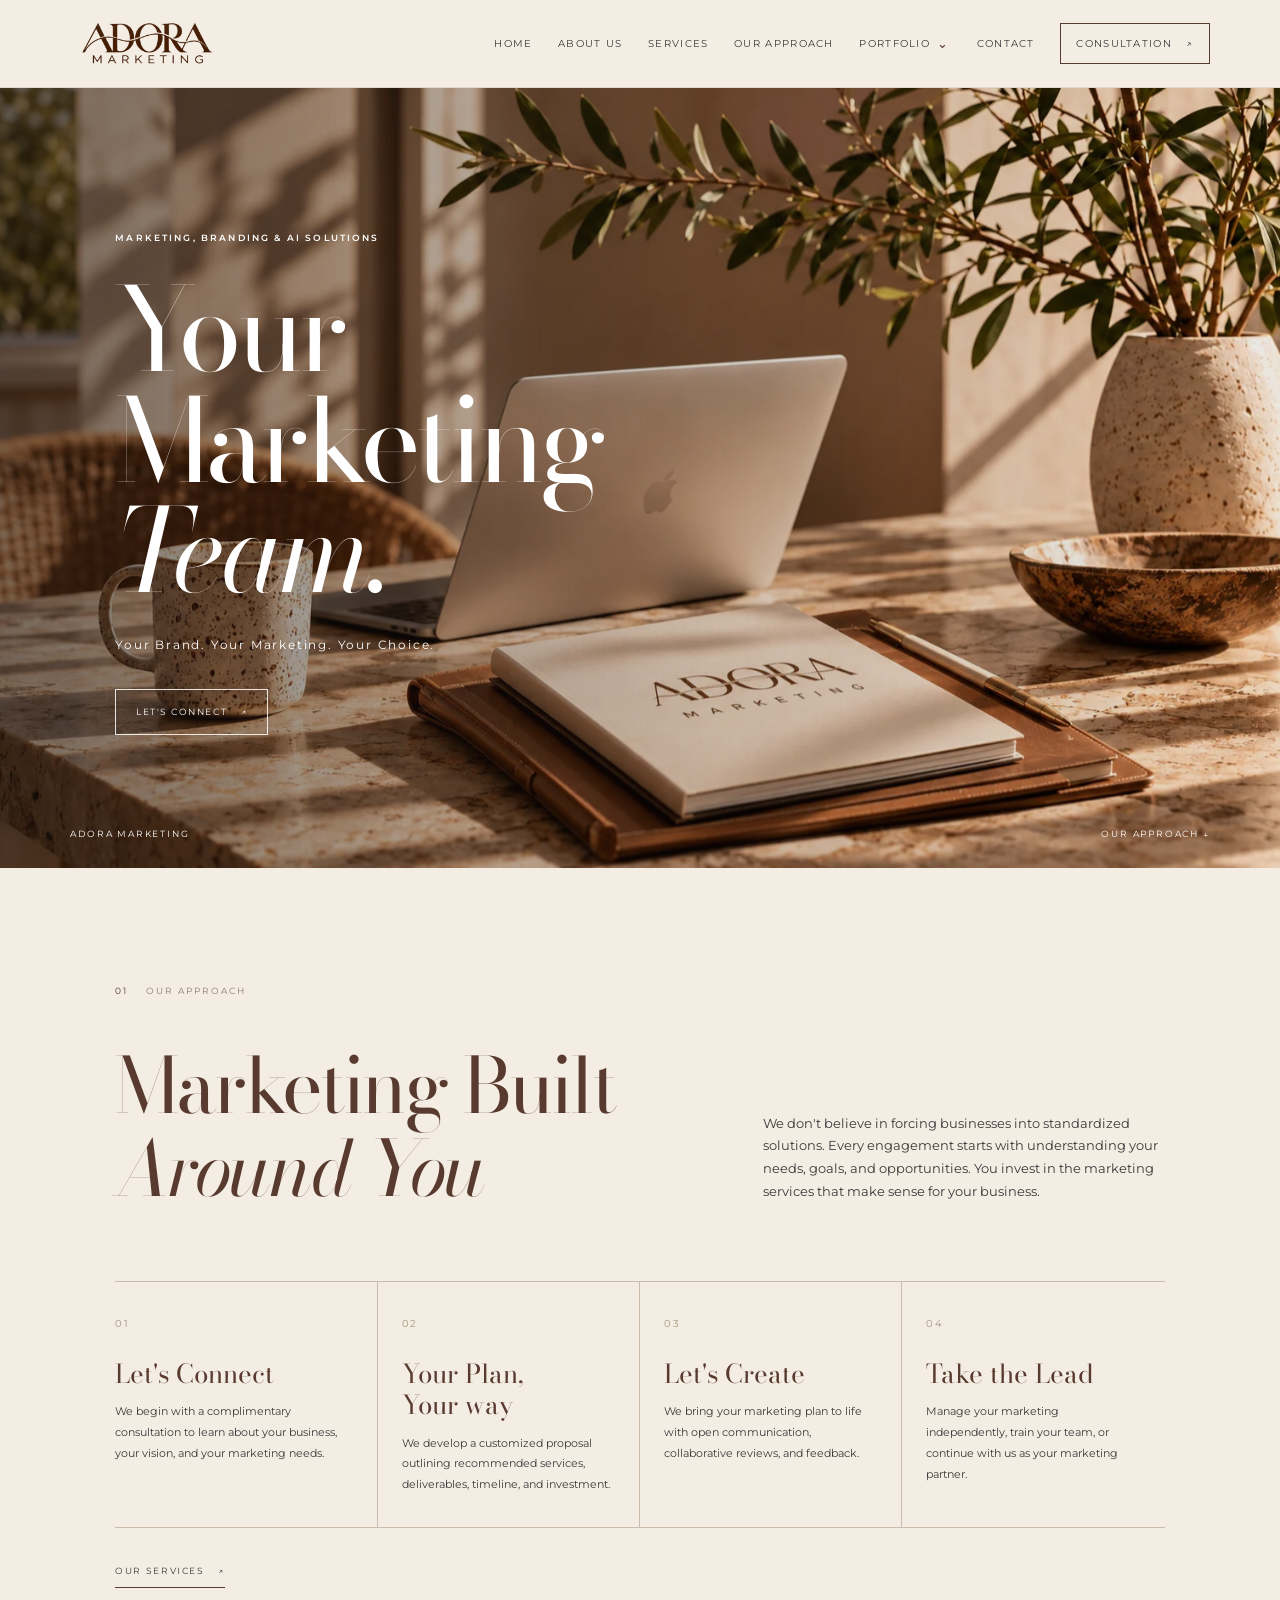
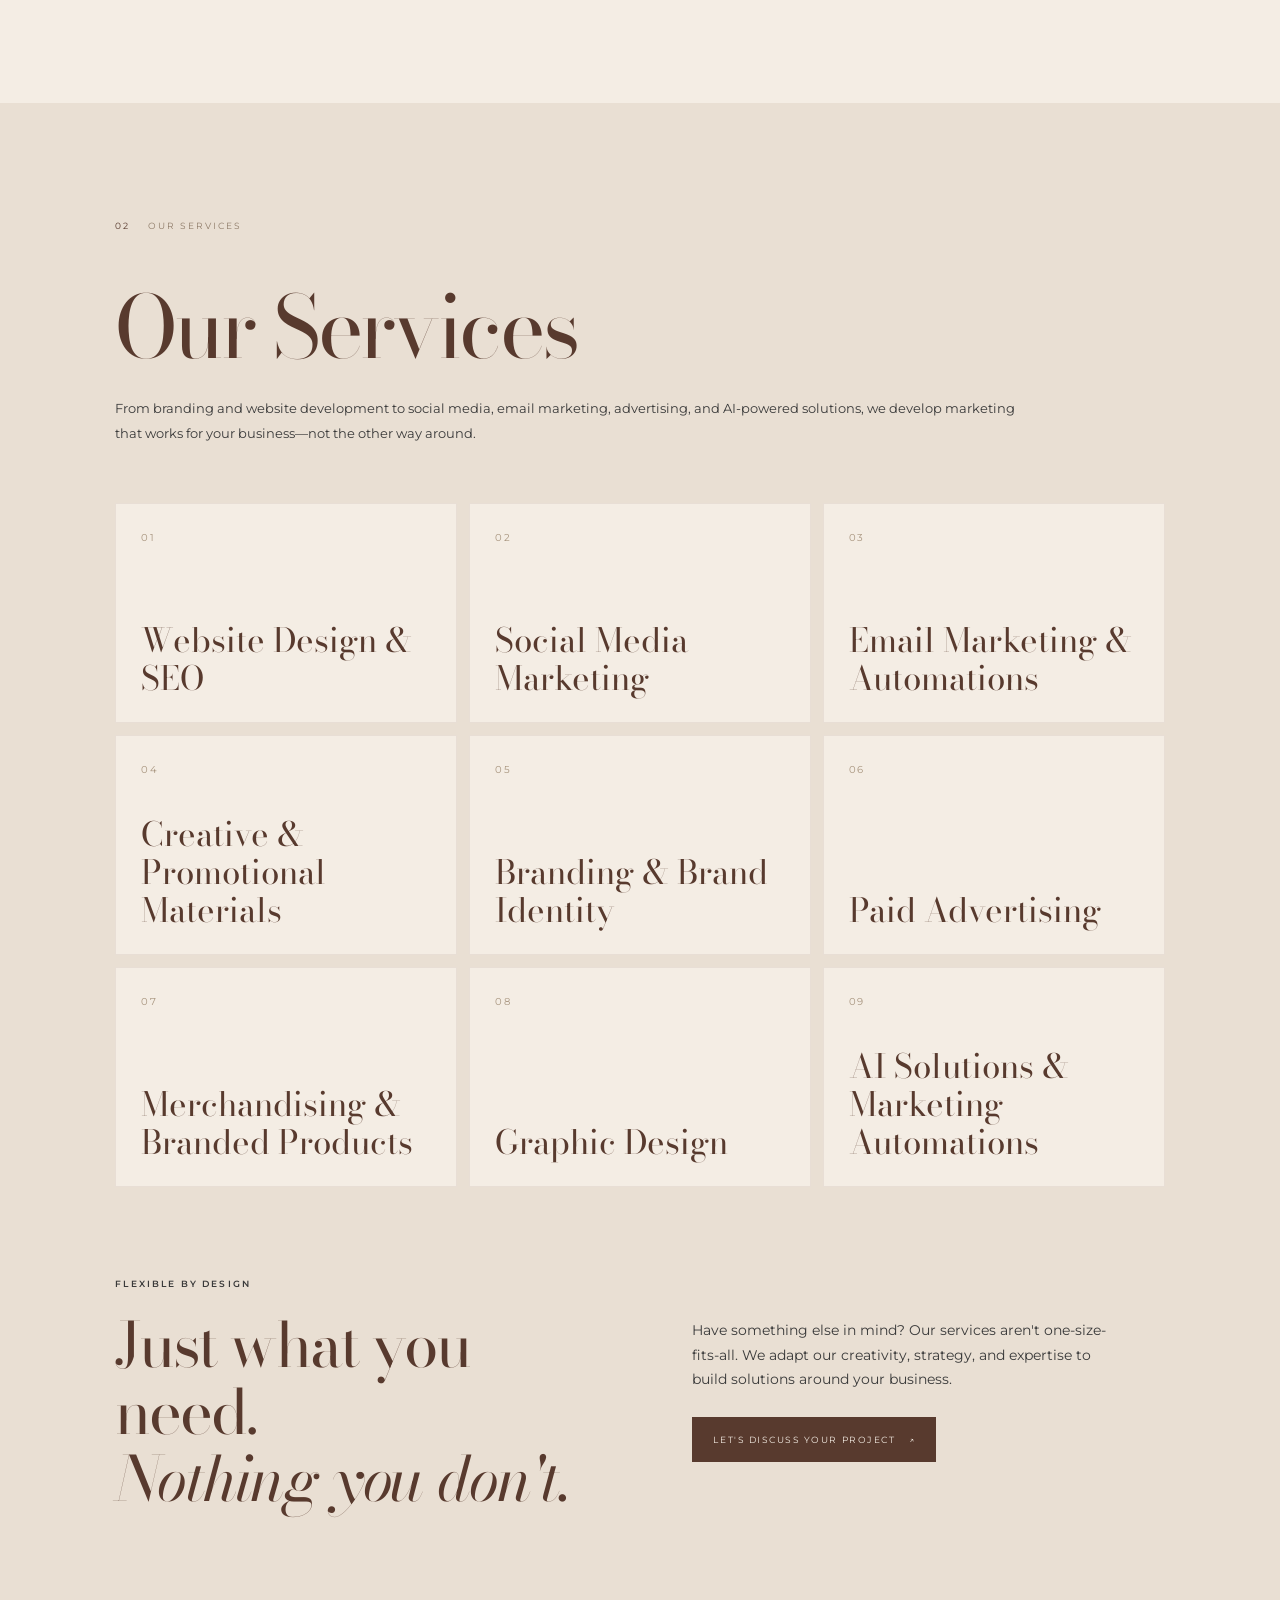
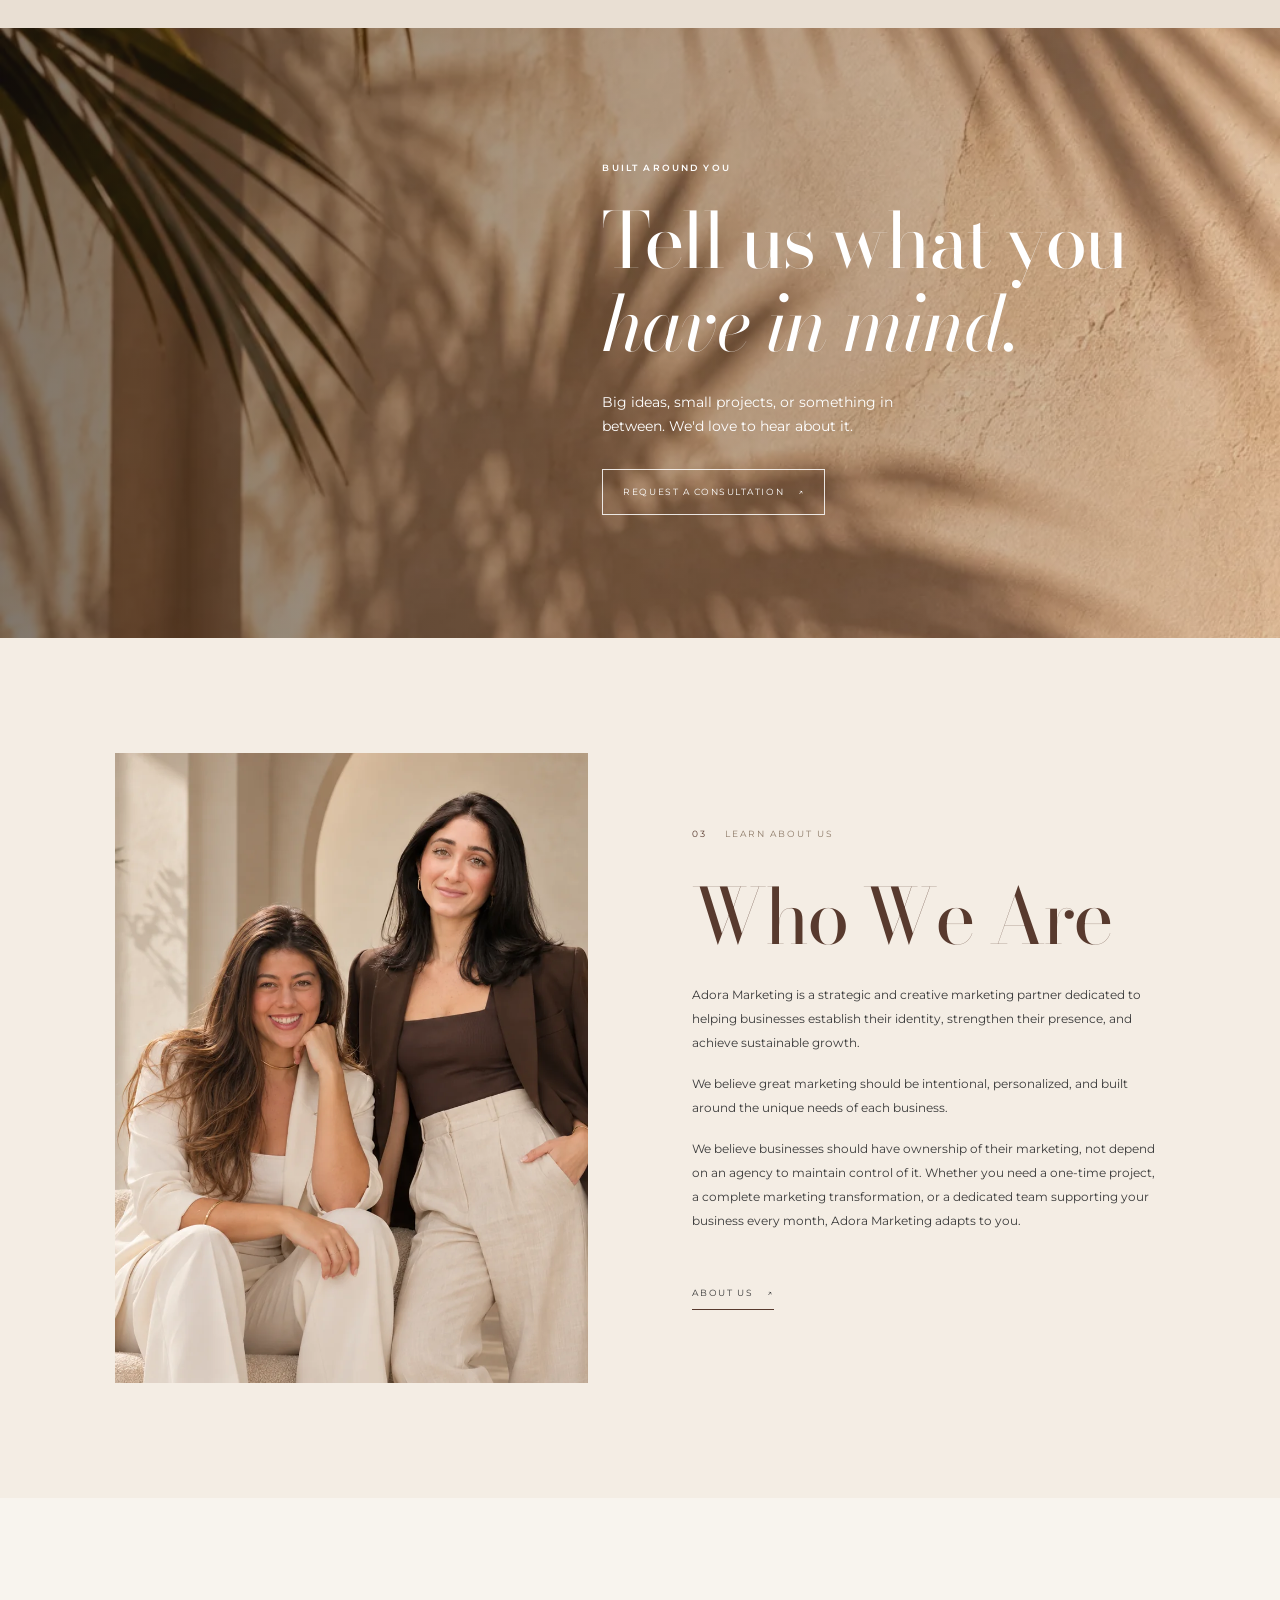
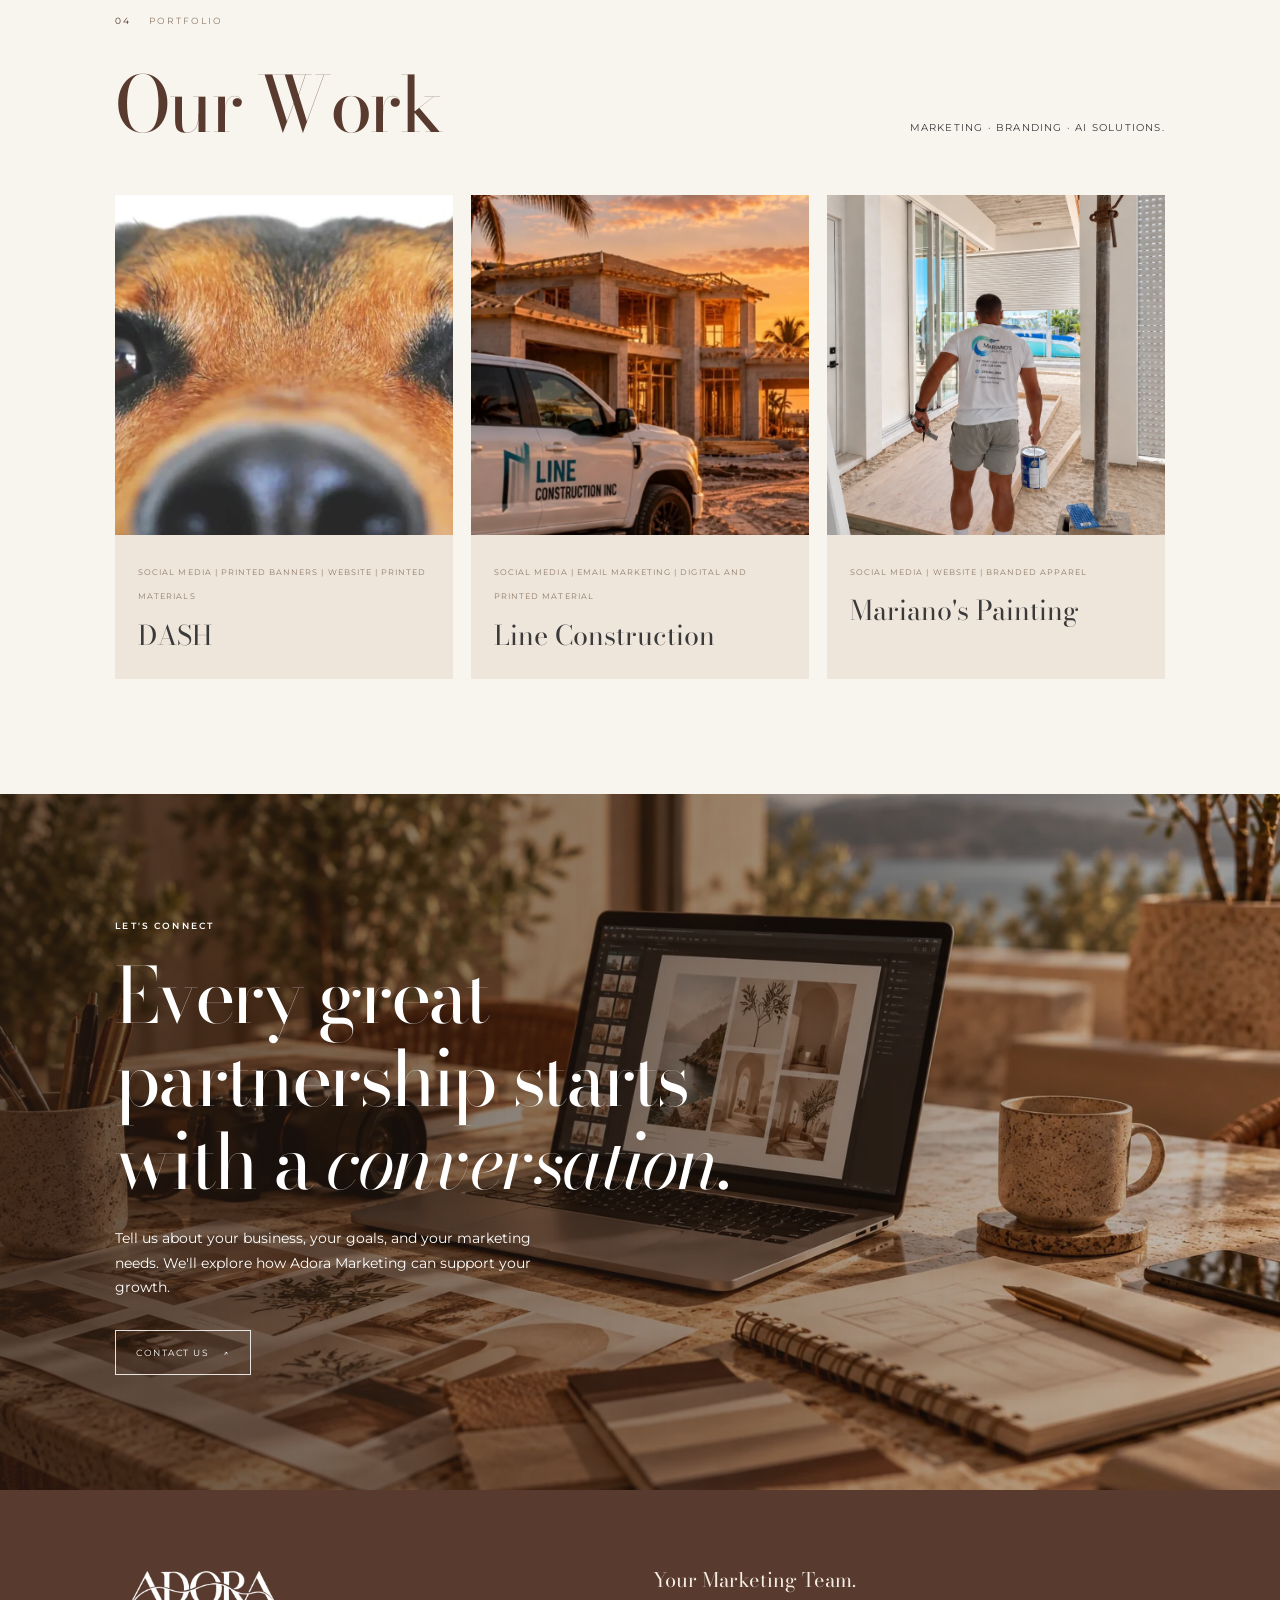
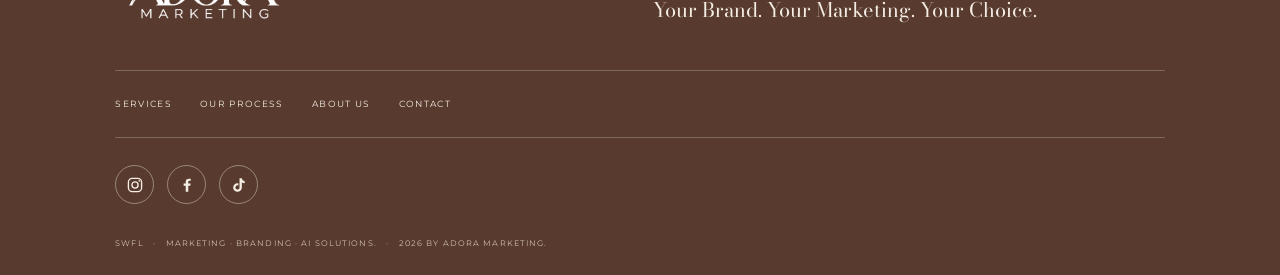
<file: index.html>
<!DOCTYPE html>

<html lang="en"><head>
<meta charset="utf-8"/><meta content="width=device-width, initial-scale=1" name="viewport"/>
<meta content="Your Marketing Team. Your Brand. Your Marketing. Your Choice. Marketing, Branding &amp; AI Solutions." name="description"/>
<meta content="#F4EDE4" name="theme-color"/><title>Adora Marketing | Your Marketing Team.</title>
<link href="https://fonts.googleapis.com" rel="preconnect"/><link crossorigin="" href="https://fonts.gstatic.com" rel="preconnect"/>
<link href="https://fonts.googleapis.com/css2?family=Bodoni+Moda:opsz,wght@6..96,400;6..96,500&amp;family=Montserrat:wght@400;500;600;700&amp;display=swap" rel="stylesheet"/><link href="assets/css/styles.css" rel="stylesheet"/></head>
<body>
<header class="header"><a aria-label="Adora Marketing home" class="logo" href="#home"><img alt="Adora Marketing" src="assets/images/logo-transparent.webp"/></a><button aria-controls="nav" aria-expanded="false" aria-label="Open navigation" class="menu-toggle"><span></span><span></span></button><nav aria-label="Main navigation" class="nav" id="nav">
<a href="index.html">Home</a><a href="about.html">About Us</a><a href="services.html">Services</a><a href="approach.html">Our Approach</a>
<div class="nav-dropdown"><a class="nav-portfolio-link" href="portfolio.html">Portfolio</a><button aria-expanded="false" aria-label="Show portfolio projects" class="nav-dropdown-toggle" type="button">⌄</button><div aria-label="Portfolio projects" class="nav-submenu"><a href="dash.html">DASH</a><a href="line.html">Line Construction</a><a href="marianos.html">Mariano's Painting</a></div></div>
<a href="contact.html">Contact</a><a class="nav-cta" href="consultation.html">Consultation <span>↗</span></a>
</nav></header>
<main id="home">
<section class="hero"><div aria-label="Sunlit Adora Marketing workspace" class="hero-photo" role="img"></div><div class="hero-shade"></div><div class="hero-content reveal"><p class="eyebrow">MARKETING, BRANDING &amp; AI SOLUTIONS</p><h1>Your Marketing<br/><em>Team.</em></h1><p class="hero-tag">Your Brand. Your Marketing. Your Choice.</p><a class="button" href="#contact">Let's Connect <span>↗</span></a></div><div class="hero-bottom"><span>ADORA MARKETING</span><a href="approach.html">OUR APPROACH ↓</a></div></section>
<section class="approach-intro section" id="approach"><div class="section-label reveal"><span>01</span><span>OUR APPROACH</span></div><div class="approach-head reveal"><h2>Marketing Built<br/><em>Around You</em></h2><p>We don't believe in forcing businesses into standardized solutions. Every engagement starts with understanding your needs, goals, and opportunities. You invest in the marketing services that make sense for your business.</p></div><div class="steps reveal"><article><span>01</span><h3>Let's Connect</h3><p>We begin with a complimentary consultation to learn about your business, your vision, and your marketing needs.</p></article><article><span>02</span><h3>Your Plan,<br/>Your way</h3><p>We develop a customized proposal outlining recommended services, deliverables, timeline, and investment.</p></article><article><span>03</span><h3>Let's Create</h3><p>We bring your marketing plan to life with open communication, collaborative reviews, and feedback.</p></article><article><span>04</span><h3>Take the Lead</h3><p>Manage your marketing independently, train your team, or continue with us as your marketing partner.</p></article></div><a class="text-link reveal" href="#services">Our Services <span>↗</span></a></section>
<section class="services section" id="services"><div class="section-label reveal"><span>02</span><span>OUR SERVICES</span></div><div class="services-heading reveal"><h2>Our Services</h2><p>From branding and website development to social media, email marketing, advertising, and AI-powered solutions, we develop marketing that works for your business—not the other way around.</p></div><div class="service-grid">
<article class="service-card reveal"><span>01</span><h3>Website Design &amp; SEO</h3></article><article class="service-card reveal"><span>02</span><h3>Social Media Marketing</h3></article><article class="service-card reveal"><span>03</span><h3>Email Marketing &amp; Automations</h3></article><article class="service-card reveal"><span>04</span><h3>Creative &amp; Promotional Materials</h3></article><article class="service-card reveal"><span>05</span><h3>Branding &amp; Brand Identity</h3></article><article class="service-card reveal"><span>06</span><h3>Paid Advertising</h3></article><article class="service-card reveal"><span>07</span><h3>Merchandising &amp; Branded Products</h3></article><article class="service-card reveal"><span>08</span><h3>Graphic Design</h3></article><article class="service-card reveal"><span>09</span><h3>AI Solutions &amp; Marketing Automations</h3></article></div>
<div class="flexible reveal"><div><p class="eyebrow">FLEXIBLE BY DESIGN</p><h2>Just what you need.<br/><em>Nothing you don't.</em></h2></div><div><p>Have something else in mind? Our services aren't one-size-fits-all. We adapt our creativity, strategy, and expertise to build solutions around your business.</p><a class="button button-dark" href="#contact">Let's Discuss Your Project <span>↗</span></a></div></div></section>
<section class="image-break"><div class="break-photo"></div><div class="break-copy reveal"><p class="eyebrow">BUILT AROUND YOU</p><h2>Tell us what you<br/><em>have in mind.</em></h2><p>Big ideas, small projects, or something in between. We'd love to hear about it.</p><a class="button" href="#contact">Request a Consultation <span>↗</span></a></div></section>
<section class="about section" id="about"><div class="about-photo reveal"><img alt="Adora Marketing partners" src="assets/images/team-photo.webp"/></div><div class="about-copy reveal"><div class="section-label"><span>03</span><span>LEARN ABOUT US</span></div><h2>Who We Are</h2><p>Adora Marketing is a strategic and creative marketing partner dedicated to helping businesses establish their identity, strengthen their presence, and achieve sustainable growth.</p><p>We believe great marketing should be intentional, personalized, and built around the unique needs of each business.</p><p>We believe businesses should have ownership of their marketing, not depend on an agency to maintain control of it. Whether you need a one-time project, a complete marketing transformation, or a dedicated team supporting your business every month, Adora Marketing adapts to you.</p><a class="text-link" href="#contact">About Us <span>↗</span></a></div></section>
<section class="portfolio section" id="portfolio"><div class="section-label reveal"><span>04</span><span>PORTFOLIO</span></div><div class="portfolio-heading reveal"><h2>Our Work</h2><p>Marketing · Branding · AI Solutions.</p></div><div class="portfolio-grid">
<a aria-label="View the DASH portfolio project" class="portfolio-card reveal" href="dash.html"><img alt="Close-up portrait of a DASH dog, showing the face and eyes" src="assets/images/portfolio-dash-face.webp"/><div><span>SOCIAL MEDIA | PRINTED BANNERS | WEBSITE | PRINTED MATERIALS</span><h3>DASH</h3></div></a>
<a aria-label="View the Line Construction portfolio project" class="portfolio-card reveal" href="line.html"><img alt="Line Construction truck at a residential construction project at sunset" src="assets/images/portfolio-line-construction.webp"/><div><span>SOCIAL MEDIA | EMAIL MARKETING | DIGITAL AND PRINTED MATERIAL</span><h3>Line Construction</h3></div></a>
<a aria-label="View the Mariano's Painting portfolio project" class="portfolio-card reveal" href="marianos.html"><img alt="Mariano's Painting team member working at a residential painting project" src="assets/images/marianos-on-site.webp"/><div><span>SOCIAL MEDIA | WEBSITE | BRANDED APPAREL</span><h3>Mariano's Painting</h3></div></a>
</div></section>
<section class="contact section" id="contact"><div class="contact-image"></div><div class="contact-content reveal"><p class="eyebrow">LET'S CONNECT</p><h2>Every great partnership starts with a <em>conversation.</em></h2><p>Tell us about your business, your goals, and your marketing needs. We'll explore how Adora Marketing can support your growth.</p><a class="button" href="#contact">Contact Us <span>↗</span></a></div></section>
</main><footer class="footer"><img alt="Adora Marketing" src="assets/images/logo-transparent.webp"/><p>Your Marketing Team.<br/>Your Brand. Your Marketing. Your Choice.</p><div class="footer-links"><a href="services.html">Services</a><a href="#approach">Our Process</a><a href="#about">About Us</a><a href="#contact">Contact</a></div><div class="footer-social" aria-label="Adora Marketing social media">
  <span class="social-icon" role="img" aria-label="Instagram" title="Instagram">
    <svg viewBox="0 0 24 24" aria-hidden="true"><rect x="3.2" y="3.2" width="17.6" height="17.6" rx="5.2"/><circle cx="12" cy="12" r="4.1"/><circle class="social-dot" cx="17.7" cy="6.5" r="1.1"/></svg>
  </span>
  <span class="social-icon" role="img" aria-label="Facebook" title="Facebook">
    <svg viewBox="0 0 24 24" aria-hidden="true"><path class="social-fill" d="M13.7 21v-8h2.7l.4-3.1h-3.1v-2c0-.9.3-1.5 1.6-1.5H17V3.6c-.3 0-1.3-.1-2.5-.1-2.5 0-4.2 1.5-4.2 4.3v2.1H7.5V13h2.8v8z"/></svg>
  </span>
  <span class="social-icon" role="img" aria-label="TikTok" title="TikTok">
    <svg viewBox="0 0 24 24" aria-hidden="true"><path class="social-fill" d="M15.8 3c.3 2.1 1.5 3.5 3.7 3.7v3.1a8.3 8.3 0 0 1-3.7-1.1v6.6a5.8 5.8 0 1 1-5.8-5.8c.4 0 .8 0 1.2.1v3.2a2.7 2.7 0 1 0 1.5 2.4V3z"/></svg>
  </span>
</div><small>SWFL   ·   Marketing · Branding · AI Solutions.   ·   2026 by Adora Marketing.</small></footer><script src="assets/js/main.js"></script></body></html>
</file>
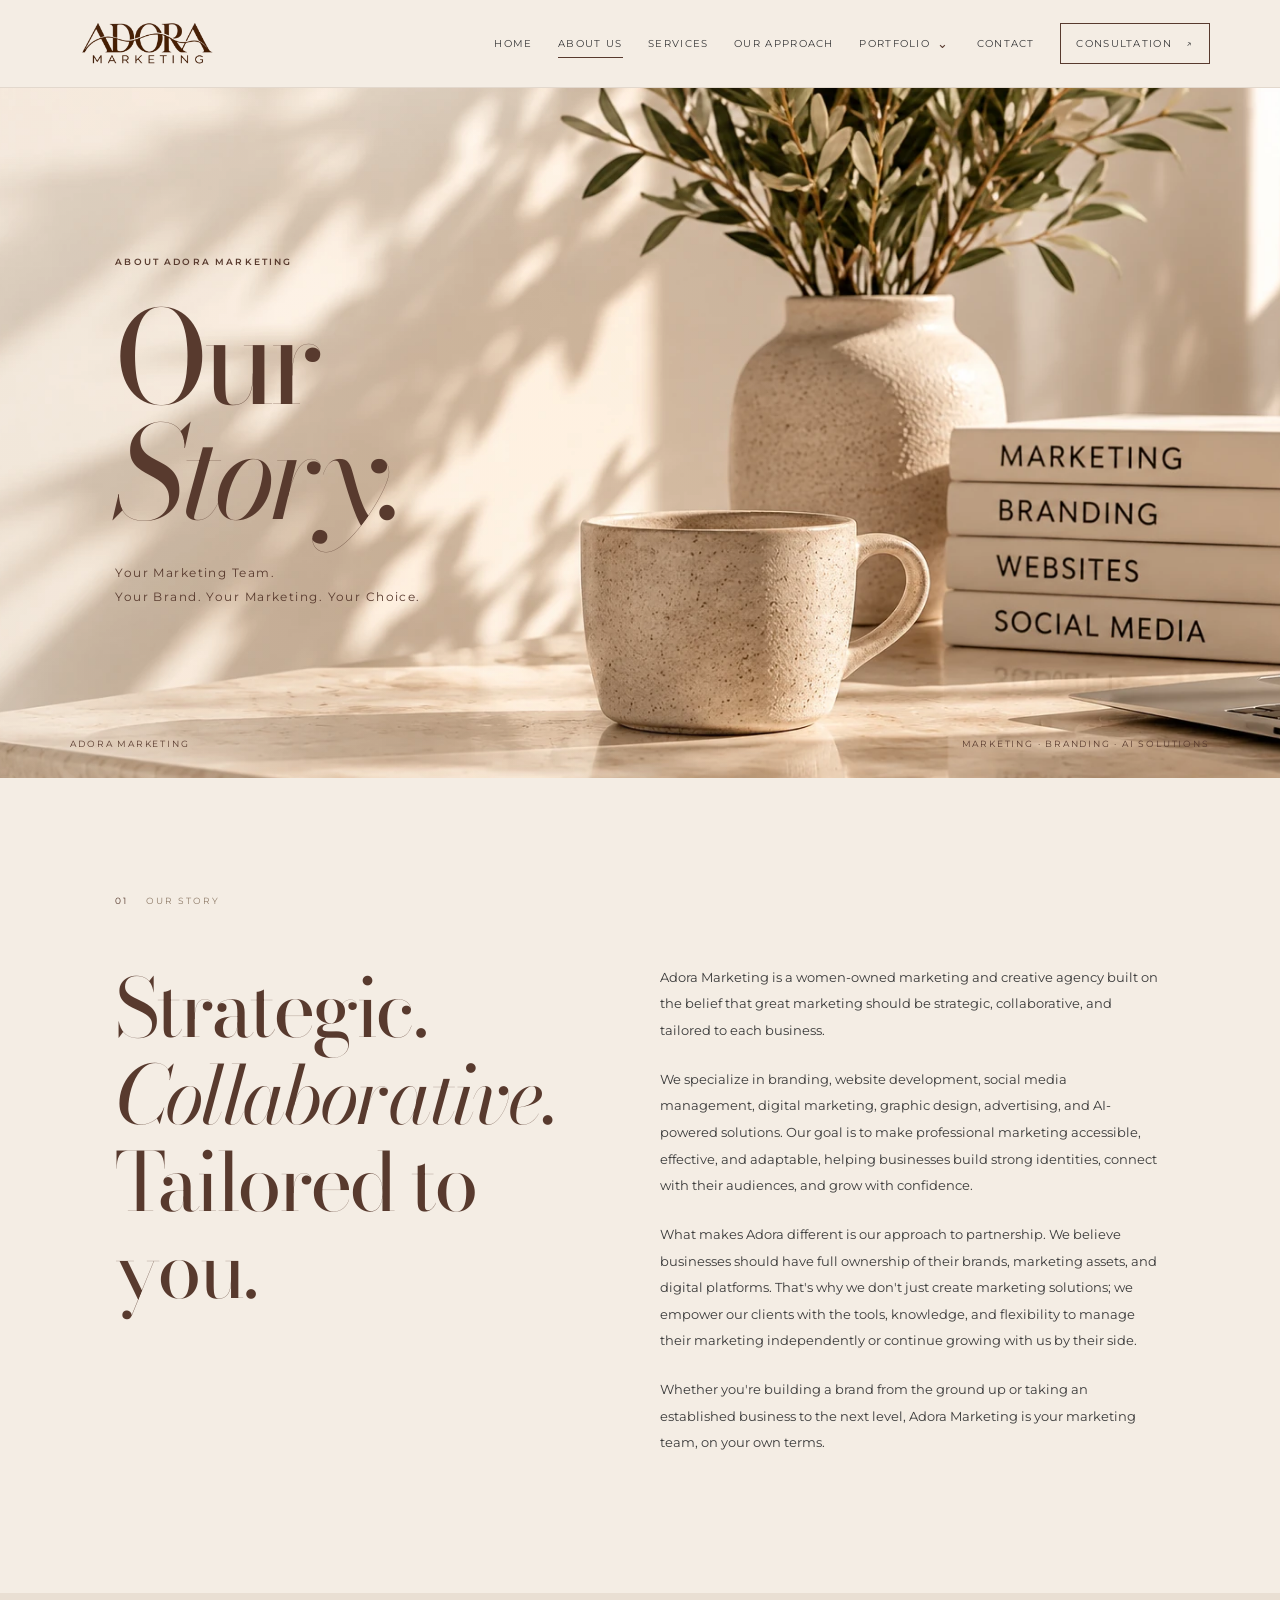
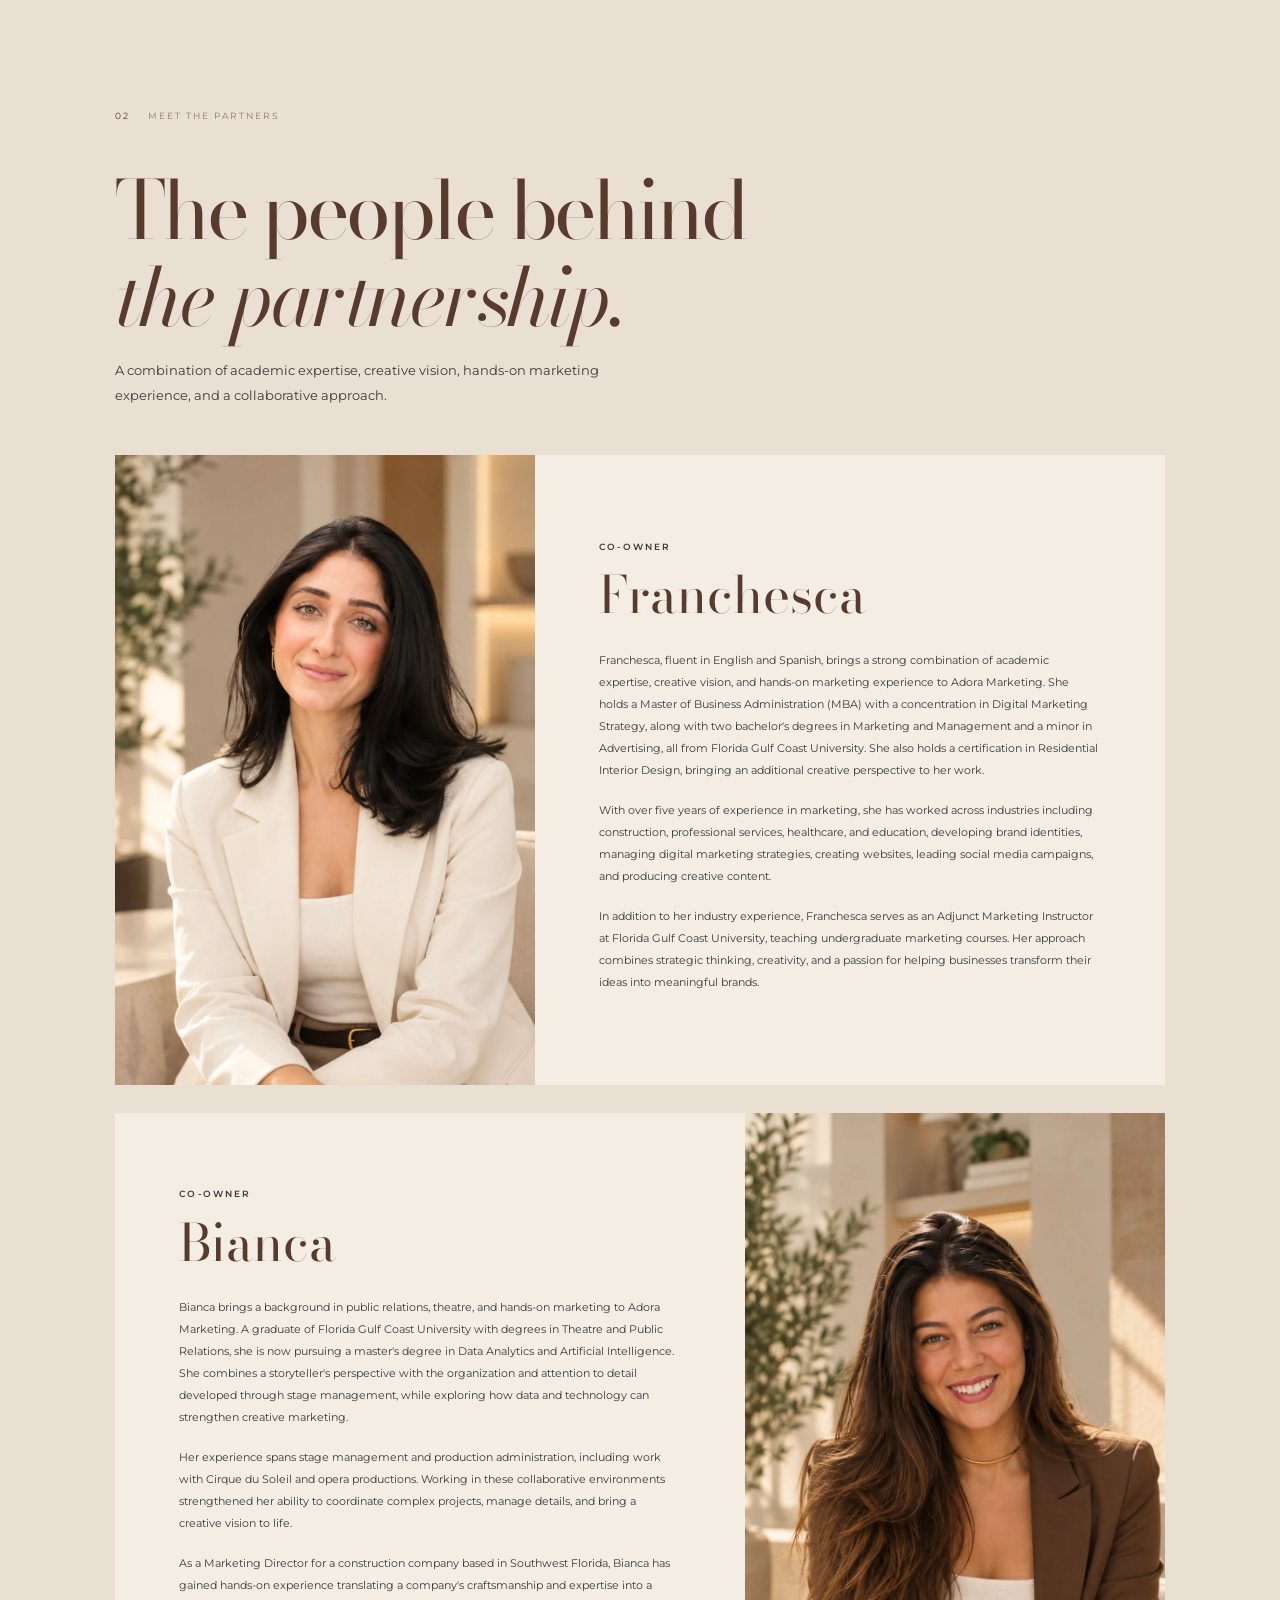
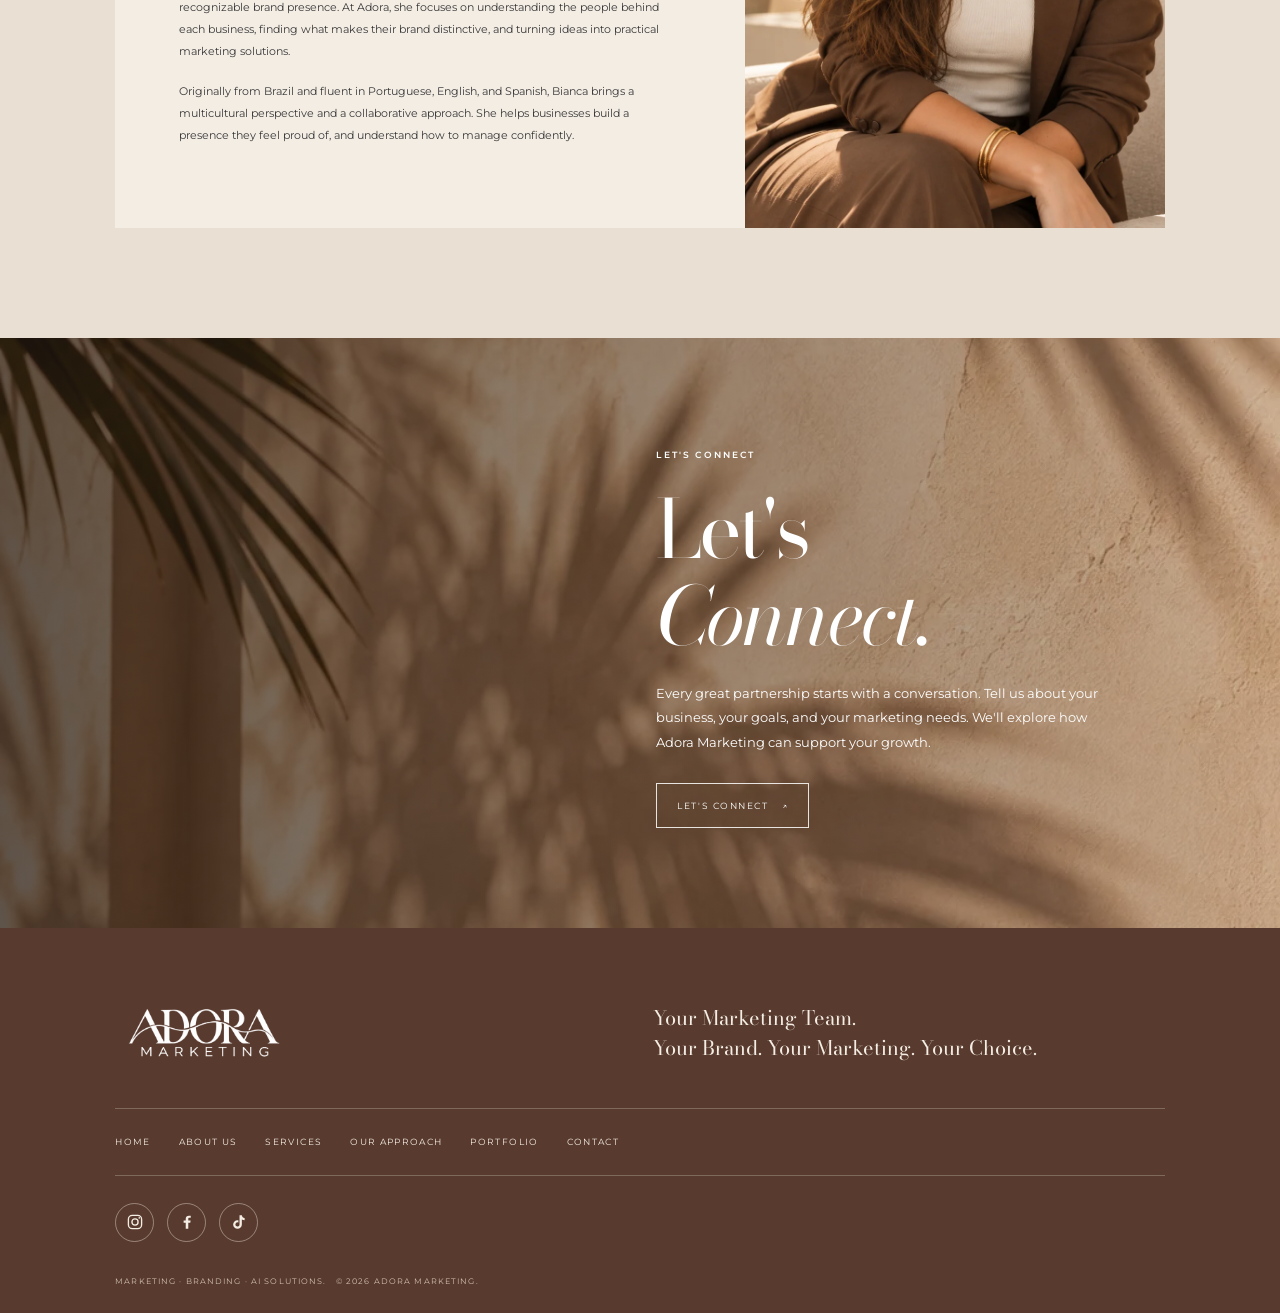
<file: about.html>
<!doctype html>
<html lang="en">
<head>
<meta charset="utf-8"><meta name="viewport" content="width=device-width, initial-scale=1">
<meta name="description" content="Meet the partners behind Adora Marketing and learn about our approach to strategic, creative, and collaborative marketing.">
<meta name="theme-color" content="#F4EDE4">
<title>About Us | Adora Marketing</title>
<link rel="preconnect" href="https://fonts.googleapis.com"><link rel="preconnect" href="https://fonts.gstatic.com" crossorigin>
<link href="https://fonts.googleapis.com/css2?family=Bodoni+Moda:opsz,wght@6..96,400;6..96,500&family=Montserrat:wght@400;500;600;700&display=swap" rel="stylesheet">
<link rel="stylesheet" href="assets/css/styles.css">
<link rel="stylesheet" href="assets/css/about.css">
</head>
<body>
<header class="header">
<a class="logo" href="index.html" aria-label="Adora Marketing home"><img src="assets/images/logo-transparent.webp" alt="Adora Marketing"></a>
<button class="menu-toggle" aria-label="Open navigation" aria-expanded="false" aria-controls="nav"><span></span><span></span></button>
<nav aria-label="Main navigation" class="nav" id="nav">
<a href="index.html">Home</a><a href="about.html" class="active">About Us</a><a href="services.html">Services</a><a href="approach.html">Our Approach</a>
<div class="nav-dropdown"><a class="nav-portfolio-link" href="portfolio.html">Portfolio</a><button aria-expanded="false" aria-label="Show portfolio projects" class="nav-dropdown-toggle" type="button">⌄</button><div aria-label="Portfolio projects" class="nav-submenu"><a href="dash.html">DASH</a><a href="line.html">Line Construction</a><a href="marianos.html">Mariano's Painting</a></div></div>
<a href="contact.html">Contact</a><a class="nav-cta" href="consultation.html">Consultation <span>↗</span></a>
</nav>
</header>
<main>
<section class="about-hero">
<div class="about-hero-image"></div><div class="about-hero-shade"></div>
<div class="about-hero-content reveal"><p class="eyebrow">ABOUT ADORA MARKETING</p><h1>Our<br><em>Story.</em></h1><p>Your Marketing Team.<br>Your Brand. Your Marketing. Your Choice.</p></div>
<div class="about-hero-bottom"><span>ADORA MARKETING</span><span>MARKETING · BRANDING · AI SOLUTIONS</span></div>
</section>
<section class="story-section section">
<div class="section-label reveal"><span>01</span><span>OUR STORY</span></div>
<div class="story-layout">
<div class="story-title reveal"><h2>Strategic.<br><em>Collaborative.</em><br>Tailored to you.</h2></div>
<div class="story-copy reveal">
<p>Adora Marketing is a women-owned marketing and creative agency built on the belief that great marketing should be strategic, collaborative, and tailored to each business.</p>
<p>We specialize in branding, website development, social media management, digital marketing, graphic design, advertising, and AI-powered solutions. Our goal is to make professional marketing accessible, effective, and adaptable, helping businesses build strong identities, connect with their audiences, and grow with confidence.</p>
<p>What makes Adora different is our approach to partnership. We believe businesses should have full ownership of their brands, marketing assets, and digital platforms. That's why we don't just create marketing solutions; we empower our clients with the tools, knowledge, and flexibility to manage their marketing independently or continue growing with us by their side.</p>
<p>Whether you're building a brand from the ground up or taking an established business to the next level, Adora Marketing is your marketing team, on your own terms.</p>
</div>
</div>
</section>
<section class="partners-section">
<div class="partners-intro section">
<div class="section-label reveal"><span>02</span><span>MEET THE PARTNERS</span></div>
<h2 class="reveal">The people behind<br><em>the partnership.</em></h2>
<p class="reveal">A combination of academic expertise, creative vision, hands-on marketing experience, and a collaborative approach.</p>
</div>
<div class="partner-list">
<article class="partner-card reveal">
<div class="partner-image"><img src="assets/images/franchesca.webp" alt="Franchesca"></div>
<div class="partner-copy">
<p class="eyebrow">CO-OWNER</p><h3>Franchesca</h3>
<p>Franchesca, fluent in English and Spanish, brings a strong combination of academic expertise, creative vision, and hands-on marketing experience to Adora Marketing. She holds a Master of Business Administration (MBA) with a concentration in Digital Marketing Strategy, along with two bachelor's degrees in Marketing and Management and a minor in Advertising, all from Florida Gulf Coast University. She also holds a certification in Residential Interior Design, bringing an additional creative perspective to her work.</p>
<p>With over five years of experience in marketing, she has worked across industries including construction, professional services, healthcare, and education, developing brand identities, managing digital marketing strategies, creating websites, leading social media campaigns, and producing creative content.</p>
<p>In addition to her industry experience, Franchesca serves as an Adjunct Marketing Instructor at Florida Gulf Coast University, teaching undergraduate marketing courses. Her approach combines strategic thinking, creativity, and a passion for helping businesses transform their ideas into meaningful brands.</p>
</div>
</article>
<article class="partner-card partner-card-reverse reveal">
<div class="partner-image"><img src="assets/images/bianca.webp" alt="Bianca"></div>
<div class="partner-copy">
<p class="eyebrow">CO-OWNER</p><h3>Bianca</h3>
<p>Bianca brings a background in public relations, theatre, and hands-on marketing to Adora Marketing. A graduate of Florida Gulf Coast University with degrees in Theatre and Public Relations, she is now pursuing a master's degree in Data Analytics and Artificial Intelligence. She combines a storyteller's perspective with the organization and attention to detail developed through stage management, while exploring how data and technology can strengthen creative marketing.</p>
<p>Her experience spans stage management and production administration, including work with Cirque du Soleil and opera productions. Working in these collaborative environments strengthened her ability to coordinate complex projects, manage details, and bring a creative vision to life.</p>
<p>As a Marketing Director for a construction company based in Southwest Florida, Bianca has gained hands-on experience translating a company's craftsmanship and expertise into a recognizable brand presence. At Adora, she focuses on understanding the people behind each business, finding what makes their brand distinctive, and turning ideas into practical marketing solutions.</p>
<p>Originally from Brazil and fluent in Portuguese, English, and Spanish, Bianca brings a multicultural perspective and a collaborative approach. She helps businesses build a presence they feel proud of, and understand how to manage confidently.</p>
</div>
</article>
</div>
</section>
<section class="about-cta">
<div class="about-cta-image"></div><div class="about-cta-copy reveal"><p class="eyebrow">LET'S CONNECT</p><h2>Let's<br><em>Connect.</em></h2><p>Every great partnership starts with a conversation. Tell us about your business, your goals, and your marketing needs. We'll explore how Adora Marketing can support your growth.</p><a class="button" href="index.html#contact">Let's Connect <span>↗</span></a></div>
</section>
</main>
<footer class="footer">
<img src="assets/images/logo-transparent.webp" alt="Adora Marketing"><p>Your Marketing Team.<br>Your Brand. Your Marketing. Your Choice.</p>
<div class="footer-links"><a href="index.html">Home</a><a href="about.html">About Us</a><a href="services.html">Services</a><a href="approach.html">Our Approach</a><a href="portfolio.html">Portfolio</a><a href="index.html#contact">Contact</a></div>
<div class="footer-social" aria-label="Adora Marketing social media">
  <span class="social-icon" role="img" aria-label="Instagram" title="Instagram">
    <svg viewBox="0 0 24 24" aria-hidden="true"><rect x="3.2" y="3.2" width="17.6" height="17.6" rx="5.2"/><circle cx="12" cy="12" r="4.1"/><circle class="social-dot" cx="17.7" cy="6.5" r="1.1"/></svg>
  </span>
  <span class="social-icon" role="img" aria-label="Facebook" title="Facebook">
    <svg viewBox="0 0 24 24" aria-hidden="true"><path class="social-fill" d="M13.7 21v-8h2.7l.4-3.1h-3.1v-2c0-.9.3-1.5 1.6-1.5H17V3.6c-.3 0-1.3-.1-2.5-.1-2.5 0-4.2 1.5-4.2 4.3v2.1H7.5V13h2.8v8z"/></svg>
  </span>
  <span class="social-icon" role="img" aria-label="TikTok" title="TikTok">
    <svg viewBox="0 0 24 24" aria-hidden="true"><path class="social-fill" d="M15.8 3c.3 2.1 1.5 3.5 3.7 3.7v3.1a8.3 8.3 0 0 1-3.7-1.1v6.6a5.8 5.8 0 1 1-5.8-5.8c.4 0 .8 0 1.2.1v3.2a2.7 2.7 0 1 0 1.5 2.4V3z"/></svg>
  </span>
</div><small>Marketing · Branding · AI Solutions. &nbsp; © 2026 Adora Marketing.</small>
</footer>
<script src="assets/js/main.js"></script>
</body></html>
</file>
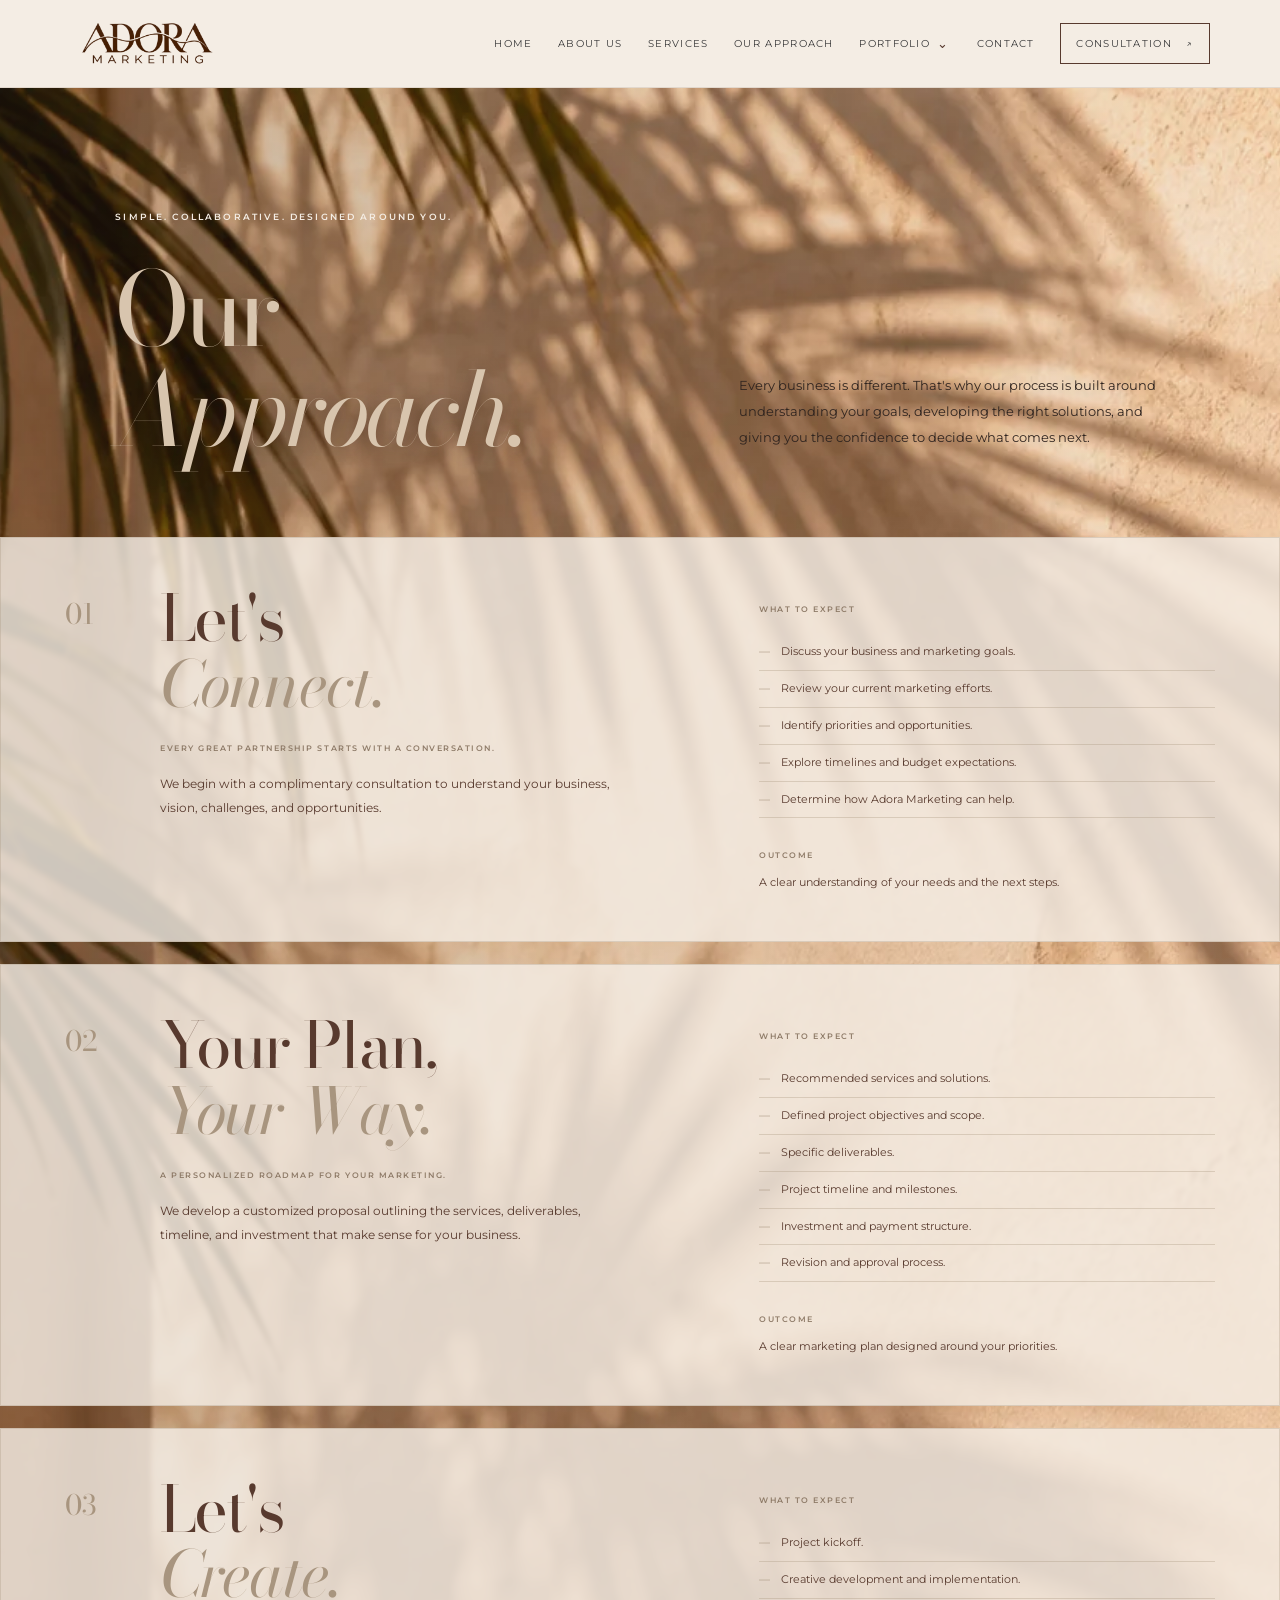
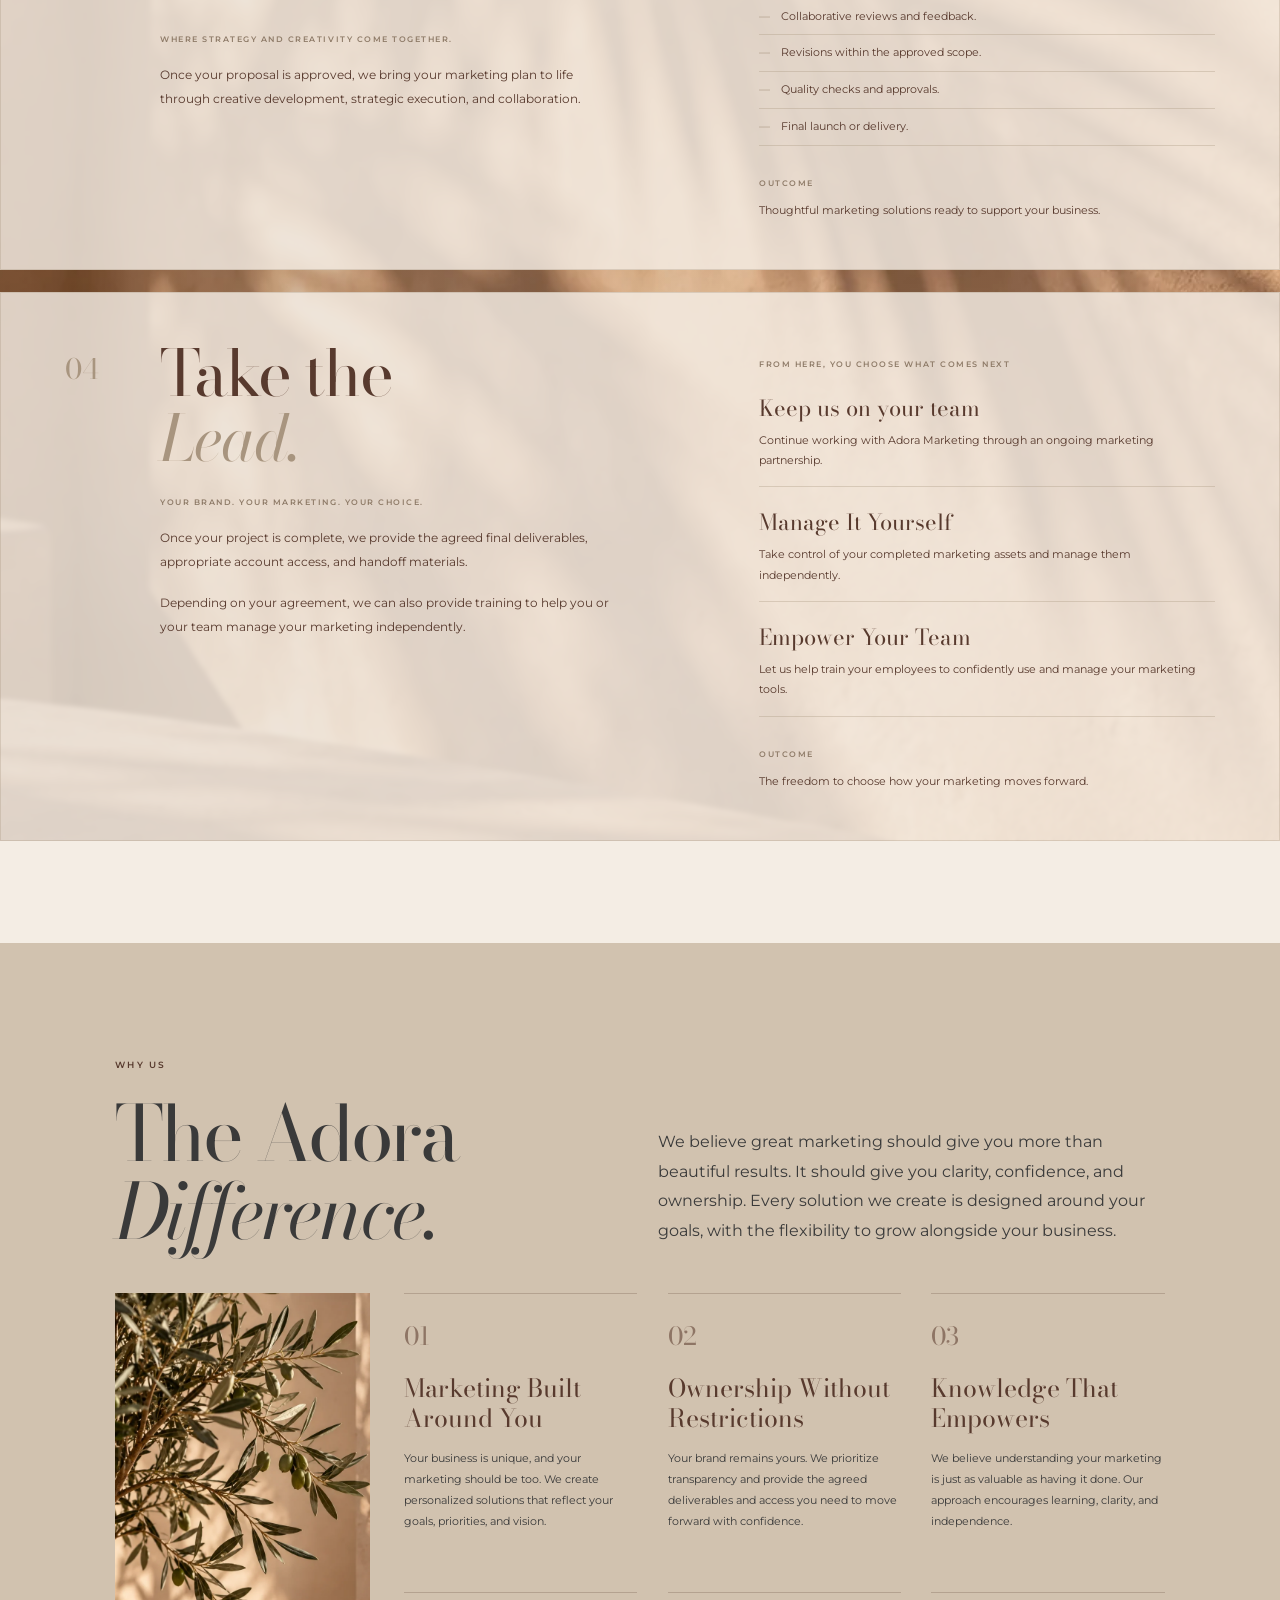
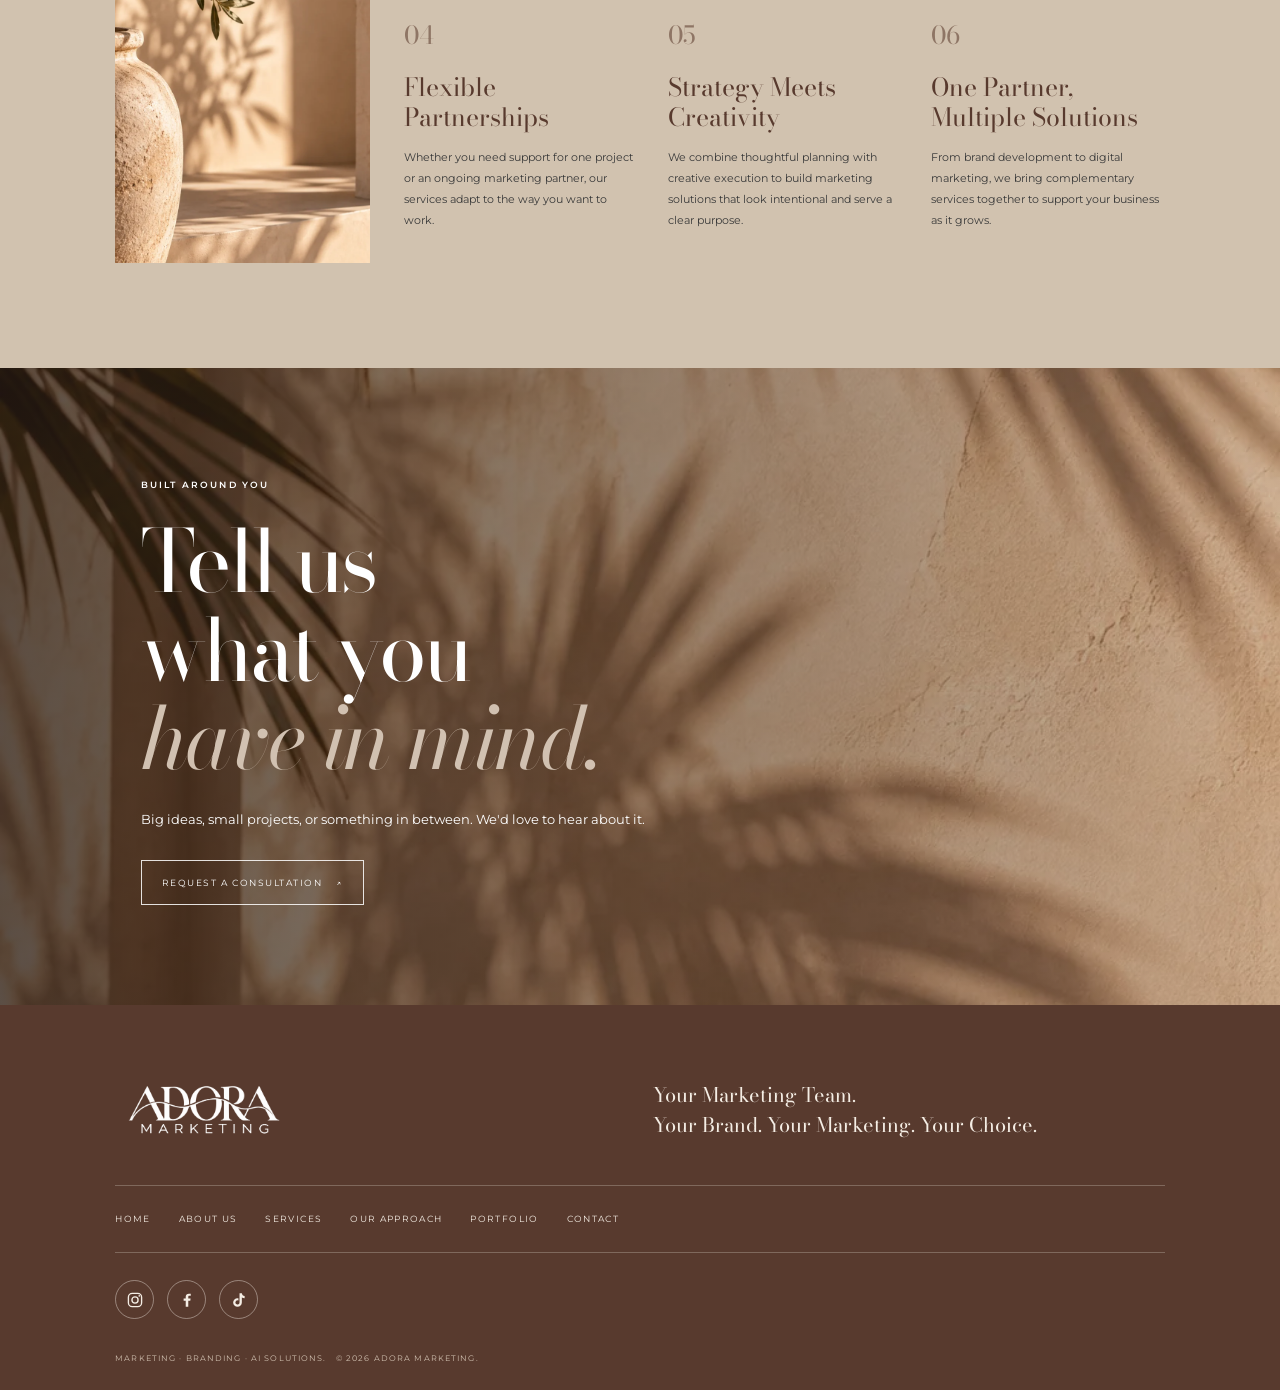
<file: approach.html>
<!doctype html>
<html lang="en">
<head>
<meta charset="utf-8"><meta name="viewport" content="width=device-width, initial-scale=1">
<meta name="description" content="A simple, collaborative marketing process designed around your business, priorities, and goals.">
<meta name="theme-color" content="#583A2E">
<title>Our Approach | Adora Marketing</title>
<link rel="preconnect" href="https://fonts.googleapis.com"><link rel="preconnect" href="https://fonts.gstatic.com" crossorigin>
<link href="https://fonts.googleapis.com/css2?family=Bodoni+Moda:opsz,wght@6..96,400;6..96,500&family=Montserrat:wght@400;500;600;700&display=swap" rel="stylesheet">
<link rel="stylesheet" href="assets/css/styles.css">
<link rel="stylesheet" href="assets/css/approach.css">
</head>
<body>
<header class="header">
<a class="logo" href="index.html" aria-label="Adora Marketing home"><img src="assets/images/logo-transparent.webp" alt="Adora Marketing"></a>
<button class="menu-toggle" aria-label="Open navigation" aria-expanded="false" aria-controls="nav"><span></span><span></span></button>
<nav aria-label="Main navigation" class="nav" id="nav">
<a href="index.html">Home</a><a href="about.html">About Us</a><a href="services.html">Services</a><a href="approach.html" class="active">Our Approach</a>
<div class="nav-dropdown"><a class="nav-portfolio-link" href="portfolio.html">Portfolio</a><button aria-expanded="false" aria-label="Show portfolio projects" class="nav-dropdown-toggle" type="button">⌄</button><div aria-label="Portfolio projects" class="nav-submenu"><a href="dash.html">DASH</a><a href="line.html">Line Construction</a><a href="marianos.html">Mariano's Painting</a></div></div>
<a href="contact.html">Contact</a><a class="nav-cta" href="consultation.html">Consultation <span>↗</span></a>
</nav>
</header>
<main>
<section class="approach-process-backdrop">
<div class="approach-intro section">
<div class="approach-intro-grid">
<div class="approach-heading reveal">
<p class="eyebrow">SIMPLE. COLLABORATIVE. DESIGNED AROUND YOU.</p>
<h1>Our<br><em>Approach.</em></h1>
</div>
<p class="approach-intro-copy reveal">Every business is different. That's why our process is built around understanding your goals, developing the right solutions, and giving you the confidence to decide what comes next.</p>
</div>
</div>
<div class="process-section">
<article class="process-step section reveal">
<div class="step-main">
<div class="step-number">01</div>
<div class="step-copy">
<h3>Let's<br><em>Connect.</em></h3>
<p class="step-kicker">EVERY GREAT PARTNERSHIP STARTS WITH A CONVERSATION.</p>
<p>We begin with a complimentary consultation to understand your business, vision, challenges, and opportunities.</p>
</div>
</div>
<div class="step-detail">
<p class="detail-label">WHAT TO EXPECT</p>
<ul>
<li>Discuss your business and marketing goals.</li>
<li>Review your current marketing efforts.</li>
<li>Identify priorities and opportunities.</li>
<li>Explore timelines and budget expectations.</li>
<li>Determine how Adora Marketing can help.</li>
</ul>
<p class="detail-label outcome-label">OUTCOME</p>
<p>A clear understanding of your needs and the next steps.</p>
</div>
</article>

<article class="process-step section reveal">
<div class="step-main">
<div class="step-number">02</div>
<div class="step-copy">
<h3>Your Plan,<br><em>Your Way.</em></h3>
<p class="step-kicker">A PERSONALIZED ROADMAP FOR YOUR MARKETING.</p>
<p>We develop a customized proposal outlining the services, deliverables, timeline, and investment that make sense for your business.</p>
</div>
</div>
<div class="step-detail">
<p class="detail-label">WHAT TO EXPECT</p>
<ul>
<li>Recommended services and solutions.</li>
<li>Defined project objectives and scope.</li>
<li>Specific deliverables.</li>
<li>Project timeline and milestones.</li>
<li>Investment and payment structure.</li>
<li>Revision and approval process.</li>
</ul>
<p class="detail-label outcome-label">OUTCOME</p>
<p>A clear marketing plan designed around your priorities.</p>
</div>
</article>

<article class="process-step section reveal">
<div class="step-main">
<div class="step-number">03</div>
<div class="step-copy">
<h3>Let's<br><em>Create.</em></h3>
<p class="step-kicker">WHERE STRATEGY AND CREATIVITY COME TOGETHER.</p>
<p>Once your proposal is approved, we bring your marketing plan to life through creative development, strategic execution, and collaboration.</p>
</div>
</div>
<div class="step-detail">
<p class="detail-label">WHAT TO EXPECT</p>
<ul>
<li>Project kickoff.</li>
<li>Creative development and implementation.</li>
<li>Collaborative reviews and feedback.</li>
<li>Revisions within the approved scope.</li>
<li>Quality checks and approvals.</li>
<li>Final launch or delivery.</li>
</ul>
<p class="detail-label outcome-label">OUTCOME</p>
<p>Thoughtful marketing solutions ready to support your business.</p>
</div>
</article>

<article class="process-step section reveal">
<div class="step-main">
<div class="step-number">04</div>
<div class="step-copy">
<h3>Take the<br><em>Lead.</em></h3>
<p class="step-kicker">YOUR BRAND. YOUR MARKETING. YOUR CHOICE.</p>
<p>Once your project is complete, we provide the agreed final deliverables, appropriate account access, and handoff materials.</p>
<p>Depending on your agreement, we can also provide training to help you or your team manage your marketing independently.</p>
</div>
</div>
<div class="step-detail">
<p class="detail-label">FROM HERE, YOU CHOOSE WHAT COMES NEXT</p>
<div class="choice-list">
<div><h4>Keep us on your team</h4><p>Continue working with Adora Marketing through an ongoing marketing partnership.</p></div>
<div><h4>Manage It Yourself</h4><p>Take control of your completed marketing assets and manage them independently.</p></div>
<div><h4>Empower Your Team</h4><p>Let us help train your employees to confidently use and manage your marketing tools.</p></div>
</div>
<p class="detail-label outcome-label">OUTCOME</p>
<p>The freedom to choose how your marketing moves forward.</p>
</div>
</article>
</div>
</section>

<section class="difference-section section">
<div class="difference-heading-row">
<div class="difference-title reveal">
<p class="eyebrow">WHY US</p>
<h2>The Adora<br><em>Difference.</em></h2>
</div>
<p class="difference-intro reveal">We believe great marketing should give you more than beautiful results. It should give you clarity, confidence, and ownership. Every solution we create is designed around your goals, with the flexibility to grow alongside your business.</p>
</div>
<div class="difference-content">
<div class="difference-image reveal"><img src="assets/images/olive-still-life.webp" alt="Olive branches in a warm, sunlit interior"></div>
<div class="difference-grid">
<div class="difference-point reveal"><span>01</span><div><h3>Marketing Built Around You</h3><p>Your business is unique, and your marketing should be too. We create personalized solutions that reflect your goals, priorities, and vision.</p></div></div>
<div class="difference-point reveal"><span>02</span><div><h3>Ownership Without Restrictions</h3><p>Your brand remains yours. We prioritize transparency and provide the agreed deliverables and access you need to move forward with confidence.</p></div></div>
<div class="difference-point reveal"><span>03</span><div><h3>Knowledge That Empowers</h3><p>We believe understanding your marketing is just as valuable as having it done. Our approach encourages learning, clarity, and independence.</p></div></div>
<div class="difference-point reveal"><span>04</span><div><h3>Flexible Partnerships</h3><p>Whether you need support for one project or an ongoing marketing partner, our services adapt to the way you want to work.</p></div></div>
<div class="difference-point reveal"><span>05</span><div><h3>Strategy Meets Creativity</h3><p>We combine thoughtful planning with creative execution to build marketing solutions that look intentional and serve a clear purpose.</p></div></div>
<div class="difference-point reveal"><span>06</span><div><h3>One Partner, Multiple Solutions</h3><p>From brand development to digital marketing, we bring complementary services together to support your business as it grows.</p></div></div>
</div>
</div>
</section>

<section class="approach-closing">
<div class="approach-closing-photo"></div>
<div class="approach-closing-copy reveal">
<p class="eyebrow">BUILT AROUND YOU</p>
<h2>Tell us what you<br><em>have in mind.</em></h2>
<p>Big ideas, small projects, or something in between. We'd love to hear about it.</p>
<a class="button" href="index.html#contact">Request a Consultation <span>↗</span></a>
</div>
</section>
</main>
<footer class="footer">
<img src="assets/images/logo-transparent.webp" alt="Adora Marketing"><p>Your Marketing Team.<br>Your Brand. Your Marketing. Your Choice.</p>
<div class="footer-links"><a href="index.html">Home</a><a href="about.html">About Us</a><a href="services.html">Services</a><a href="approach.html">Our Approach</a><a href="portfolio.html">Portfolio</a><a href="index.html#contact">Contact</a></div>
<div class="footer-social" aria-label="Adora Marketing social media">
  <span class="social-icon" role="img" aria-label="Instagram" title="Instagram">
    <svg viewBox="0 0 24 24" aria-hidden="true"><rect x="3.2" y="3.2" width="17.6" height="17.6" rx="5.2"/><circle cx="12" cy="12" r="4.1"/><circle class="social-dot" cx="17.7" cy="6.5" r="1.1"/></svg>
  </span>
  <span class="social-icon" role="img" aria-label="Facebook" title="Facebook">
    <svg viewBox="0 0 24 24" aria-hidden="true"><path class="social-fill" d="M13.7 21v-8h2.7l.4-3.1h-3.1v-2c0-.9.3-1.5 1.6-1.5H17V3.6c-.3 0-1.3-.1-2.5-.1-2.5 0-4.2 1.5-4.2 4.3v2.1H7.5V13h2.8v8z"/></svg>
  </span>
  <span class="social-icon" role="img" aria-label="TikTok" title="TikTok">
    <svg viewBox="0 0 24 24" aria-hidden="true"><path class="social-fill" d="M15.8 3c.3 2.1 1.5 3.5 3.7 3.7v3.1a8.3 8.3 0 0 1-3.7-1.1v6.6a5.8 5.8 0 1 1-5.8-5.8c.4 0 .8 0 1.2.1v3.2a2.7 2.7 0 1 0 1.5 2.4V3z"/></svg>
  </span>
</div><small>Marketing · Branding · AI Solutions. &nbsp; © 2026 Adora Marketing.</small>
</footer>
<script src="assets/js/main.js"></script>
</body></html>
</file>
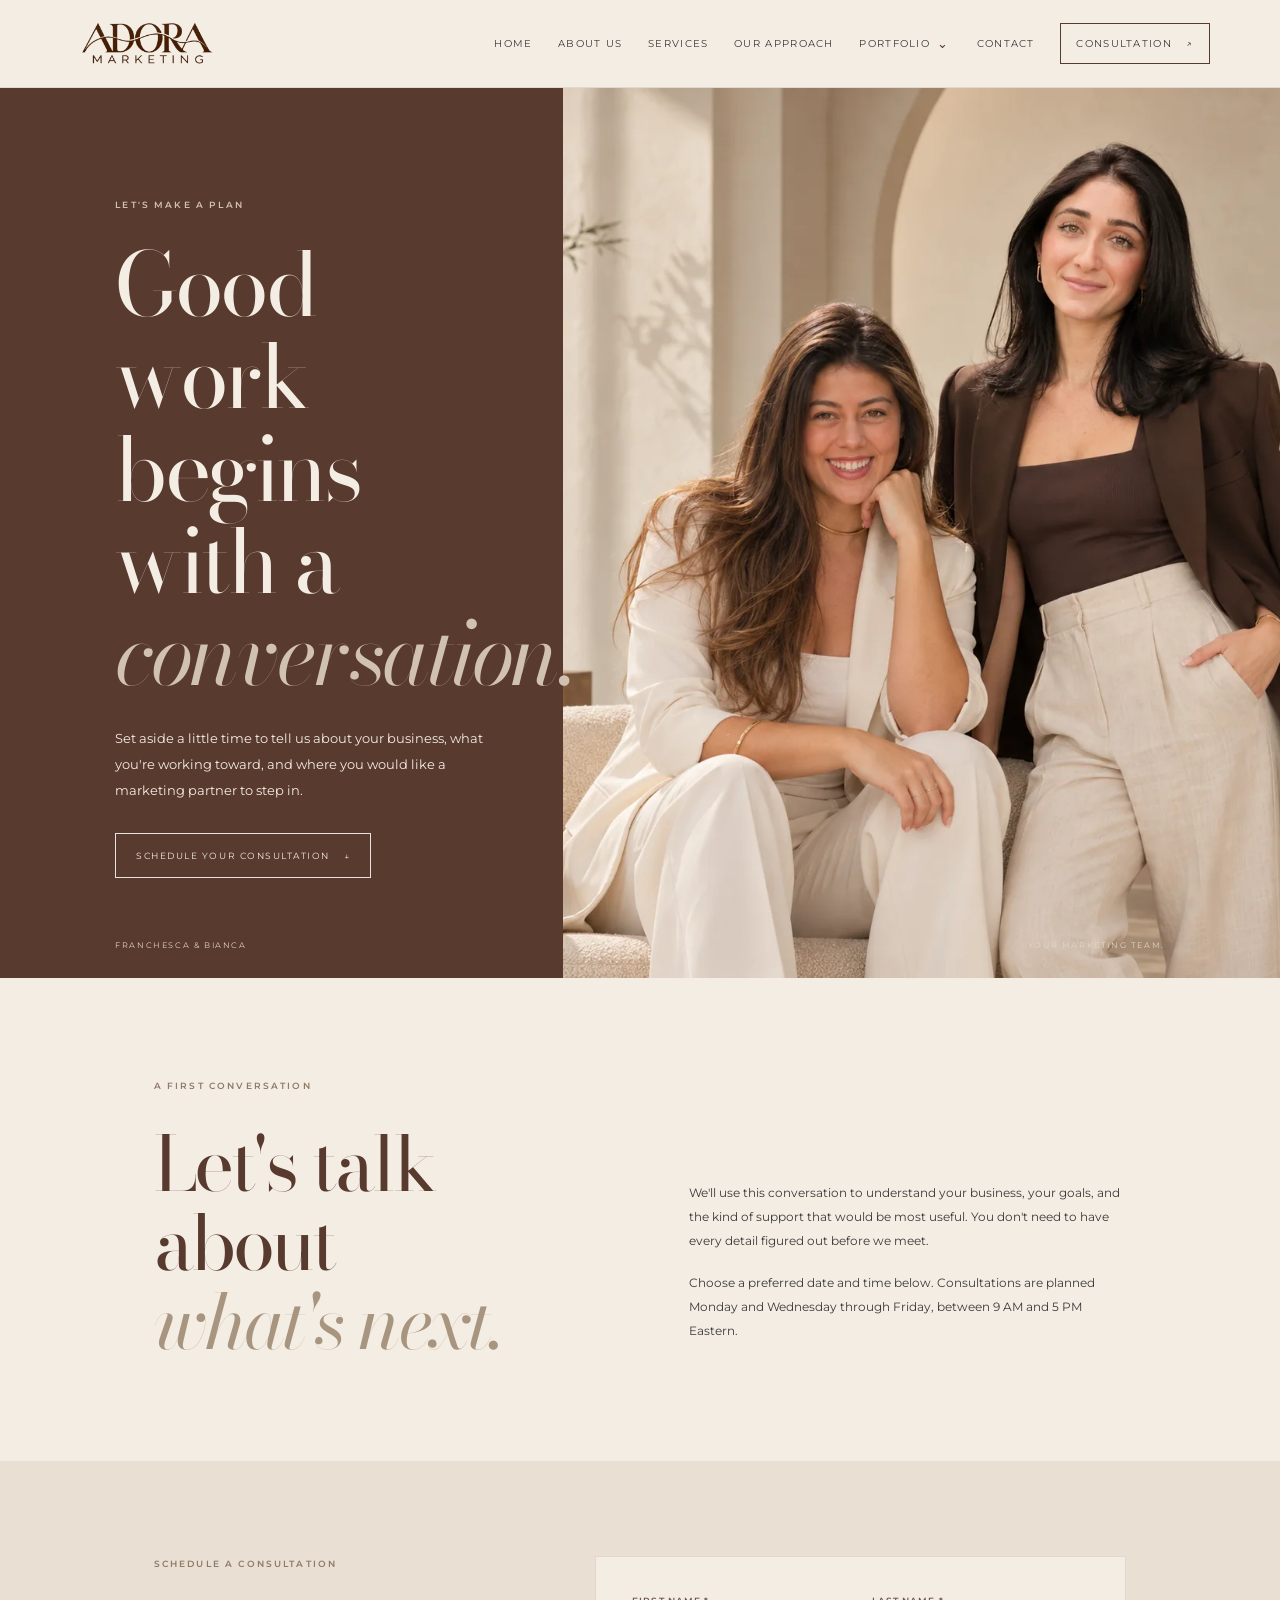
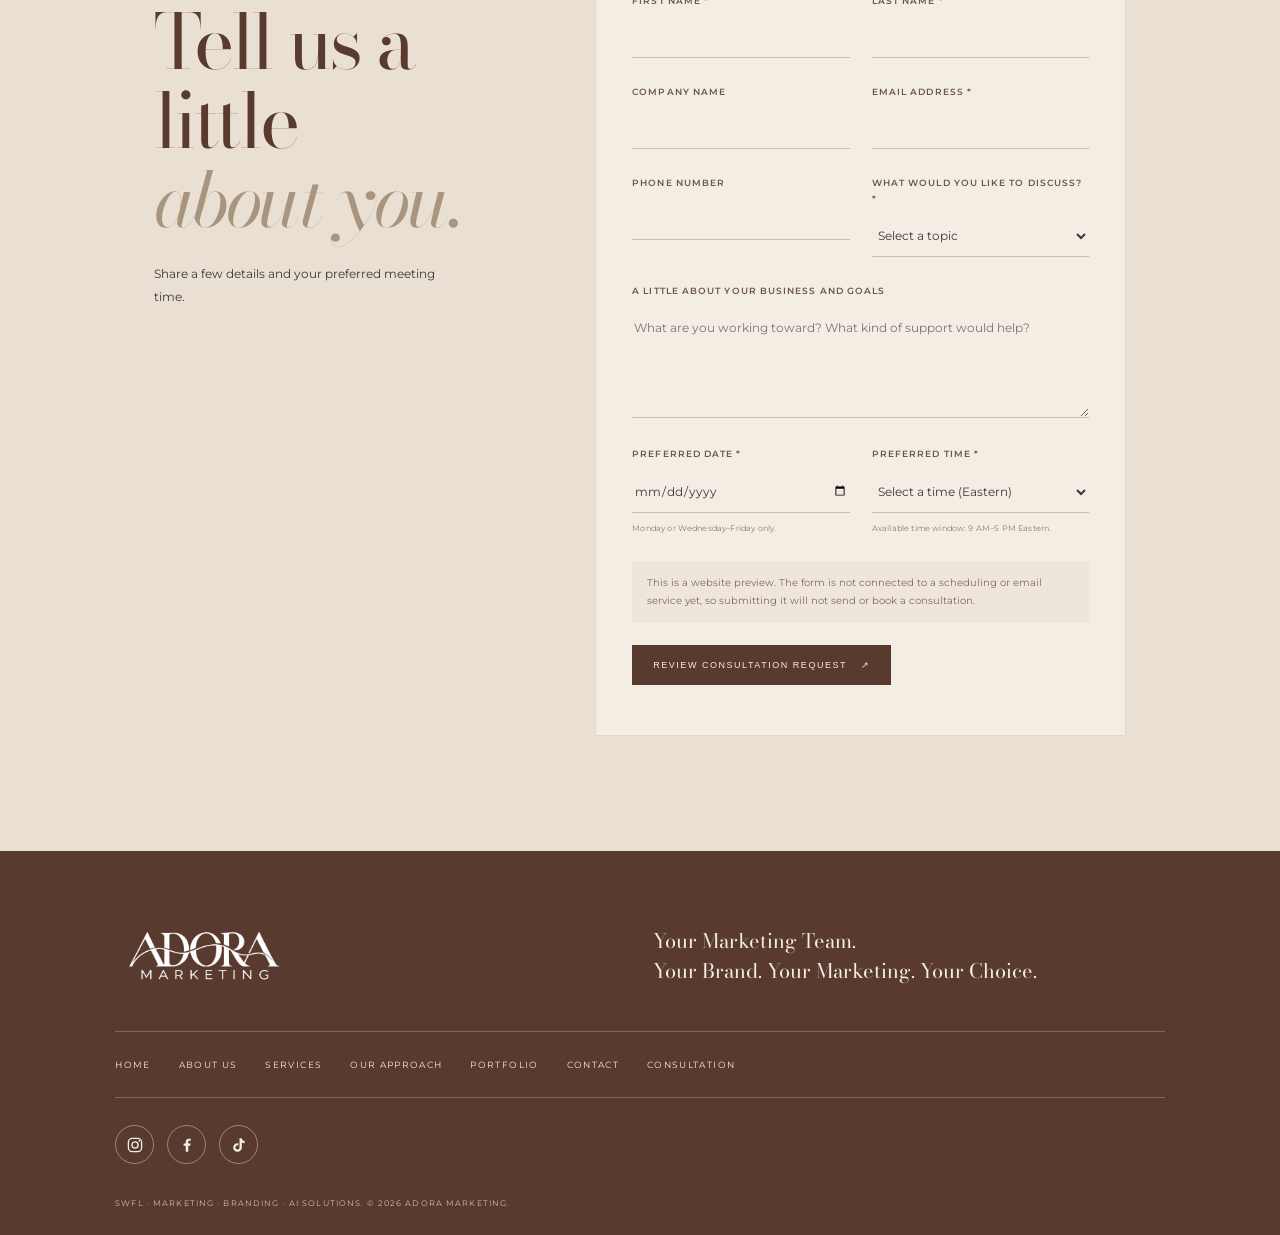
<file: consultation.html>
<!doctype html>
<html lang="en">
<head>
<meta charset="utf-8"><meta name="viewport" content="width=device-width, initial-scale=1">
<meta name="description" content="Schedule a consultation with Adora Marketing to discuss your business, goals, and marketing needs.">
<meta name="theme-color" content="#583a2e"><title>Consultation | Adora Marketing</title>
<link rel="preconnect" href="https://fonts.googleapis.com"><link rel="preconnect" href="https://fonts.gstatic.com" crossorigin>
<link href="https://fonts.googleapis.com/css2?family=Bodoni+Moda:opsz,wght@6..96,400;6..96,500&family=Montserrat:wght@400;500;600;700&display=swap" rel="stylesheet">
<link rel="stylesheet" href="assets/css/styles.css"><link rel="stylesheet" href="assets/css/consultation.css">
</head>
<body>
<header class="header">
<a class="logo" href="index.html" aria-label="Adora Marketing home"><img src="assets/images/logo-transparent.webp" alt="Adora Marketing"></a>
<button class="menu-toggle" aria-label="Open navigation" aria-expanded="false" aria-controls="nav"><span></span><span></span></button>
<nav aria-label="Main navigation" class="nav" id="nav">
<a href="index.html">Home</a><a href="about.html">About Us</a><a href="services.html">Services</a><a href="approach.html">Our Approach</a>
<div class="nav-dropdown"><a class="nav-portfolio-link" href="portfolio.html">Portfolio</a><button aria-expanded="false" aria-label="Show portfolio projects" class="nav-dropdown-toggle" type="button">⌄</button><div aria-label="Portfolio projects" class="nav-submenu"><a href="dash.html">DASH</a><a href="line.html">Line Construction</a><a href="marianos.html">Mariano's Painting</a></div></div>
<a href="contact.html">Contact</a><a class="nav-cta active" href="consultation.html" aria-current="page">Consultation <span>↗</span></a>
</nav></header>
<main class="consultation-page">
<section class="consultation-hero">
  <div class="consultation-hero-image" role="img" aria-label="Adora Marketing partners Franchesca and Bianca together in their creative studio"></div>
  <div class="consultation-hero-copy">
    <p class="eyebrow">LET'S MAKE A PLAN</p>
    <h1>Good work begins with a <em>conversation.</em></h1>
    <p>Set aside a little time to tell us about your business, what you're working toward, and where you would like a marketing partner to step in.</p>
    <a class="button" href="#schedule">Schedule your consultation <span>↓</span></a>
  </div>
  <div class="consultation-hero-foot"><span>FRANCHESCA &amp; BIANCA</span><span>YOUR MARKETING TEAM.</span></div>
</section>
<section class="consultation-intro" id="schedule">
  <div class="consultation-intro-heading">
    <p class="eyebrow">A FIRST CONVERSATION</p>
    <h2>Let's talk about<br><em>what's next.</em></h2>
  </div>
  <div class="consultation-intro-copy">
    <p>We'll use this conversation to understand your business, your goals, and the kind of support that would be most useful. You don't need to have every detail figured out before we meet.</p>
    <p>Choose a preferred date and time below. Consultations are planned Monday and Wednesday through Friday, between 9 AM and 5 PM Eastern.</p>
  </div>
</section>
<section class="consultation-form-section">
  <div class="consultation-form-heading"><p class="eyebrow">SCHEDULE A CONSULTATION</p><h2>Tell us a little<br><em>about you.</em></h2><p>Share a few details and your preferred meeting time.</p></div>
  <form class="consultation-form" id="consultation-form">
    <div class="form-row"><label>First name *<input name="firstName" autocomplete="given-name" required></label><label>Last name *<input name="lastName" autocomplete="family-name" required></label></div>
    <div class="form-row"><label>Company name<input name="company" autocomplete="organization"></label><label>Email address *<input type="email" name="email" autocomplete="email" required></label></div>
    <div class="form-row"><label>Phone number<input type="tel" name="phone" autocomplete="tel"></label><label>What would you like to discuss? *<select name="topic" required><option value="" selected disabled>Select a topic</option><option>Branding &amp; brand identity</option><option>Website design &amp; SEO</option><option>Social media &amp; content</option><option>Email marketing &amp; automations</option><option>Advertising &amp; growth</option><option>AI solutions &amp; marketing systems</option><option>Ongoing marketing support</option><option>Not sure yet — let's talk</option></select></label></div>
    <label class="form-full">A little about your business and goals<textarea name="message" rows="5" placeholder="What are you working toward? What kind of support would help?"></textarea></label>
    <div class="form-row schedule-fields"><label>Preferred date *<input type="date" name="date" id="consultation-date" required min="2026-11-24"><small>Monday or Wednesday–Friday only.</small></label><label>Preferred time *<select name="time" required><option value="" selected disabled>Select a time (Eastern)</option><option>9:00 AM</option><option>10:00 AM</option><option>11:00 AM</option><option>1:00 PM</option><option>2:00 PM</option><option>3:00 PM</option><option>4:00 PM</option></select><small>Available time window: 9 AM–5 PM Eastern.</small></label></div>
    <p class="form-notice">This is a website preview. The form is not connected to a scheduling or email service yet, so submitting it will not send or book a consultation.</p>
    <button class="button button-dark" type="submit">Review consultation request <span>↗</span></button>
    <p class="form-feedback" id="form-feedback" role="status" aria-live="polite"></p>
  </form>
</section>
</main>
<footer class="footer"><img alt="Adora Marketing" src="assets/images/logo-transparent.webp"><p>Your Marketing Team.<br>Your Brand. Your Marketing. Your Choice.</p><div class="footer-links"><a href="index.html">Home</a><a href="about.html">About Us</a><a href="services.html">Services</a><a href="approach.html">Our Approach</a><a href="portfolio.html">Portfolio</a><a href="contact.html">Contact</a><a href="consultation.html">Consultation</a></div><div class="footer-social" aria-label="Adora Marketing social media">
  <span class="social-icon" role="img" aria-label="Instagram" title="Instagram">
    <svg viewBox="0 0 24 24" aria-hidden="true"><rect x="3.2" y="3.2" width="17.6" height="17.6" rx="5.2"/><circle cx="12" cy="12" r="4.1"/><circle class="social-dot" cx="17.7" cy="6.5" r="1.1"/></svg>
  </span>
  <span class="social-icon" role="img" aria-label="Facebook" title="Facebook">
    <svg viewBox="0 0 24 24" aria-hidden="true"><path class="social-fill" d="M13.7 21v-8h2.7l.4-3.1h-3.1v-2c0-.9.3-1.5 1.6-1.5H17V3.6c-.3 0-1.3-.1-2.5-.1-2.5 0-4.2 1.5-4.2 4.3v2.1H7.5V13h2.8v8z"/></svg>
  </span>
  <span class="social-icon" role="img" aria-label="TikTok" title="TikTok">
    <svg viewBox="0 0 24 24" aria-hidden="true"><path class="social-fill" d="M15.8 3c.3 2.1 1.5 3.5 3.7 3.7v3.1a8.3 8.3 0 0 1-3.7-1.1v6.6a5.8 5.8 0 1 1-5.8-5.8c.4 0 .8 0 1.2.1v3.2a2.7 2.7 0 1 0 1.5 2.4V3z"/></svg>
  </span>
</div><small>SWFL · Marketing · Branding · AI Solutions. © 2026 Adora Marketing.</small></footer>
<script src="assets/js/main.js"></script></body></html>
</file>
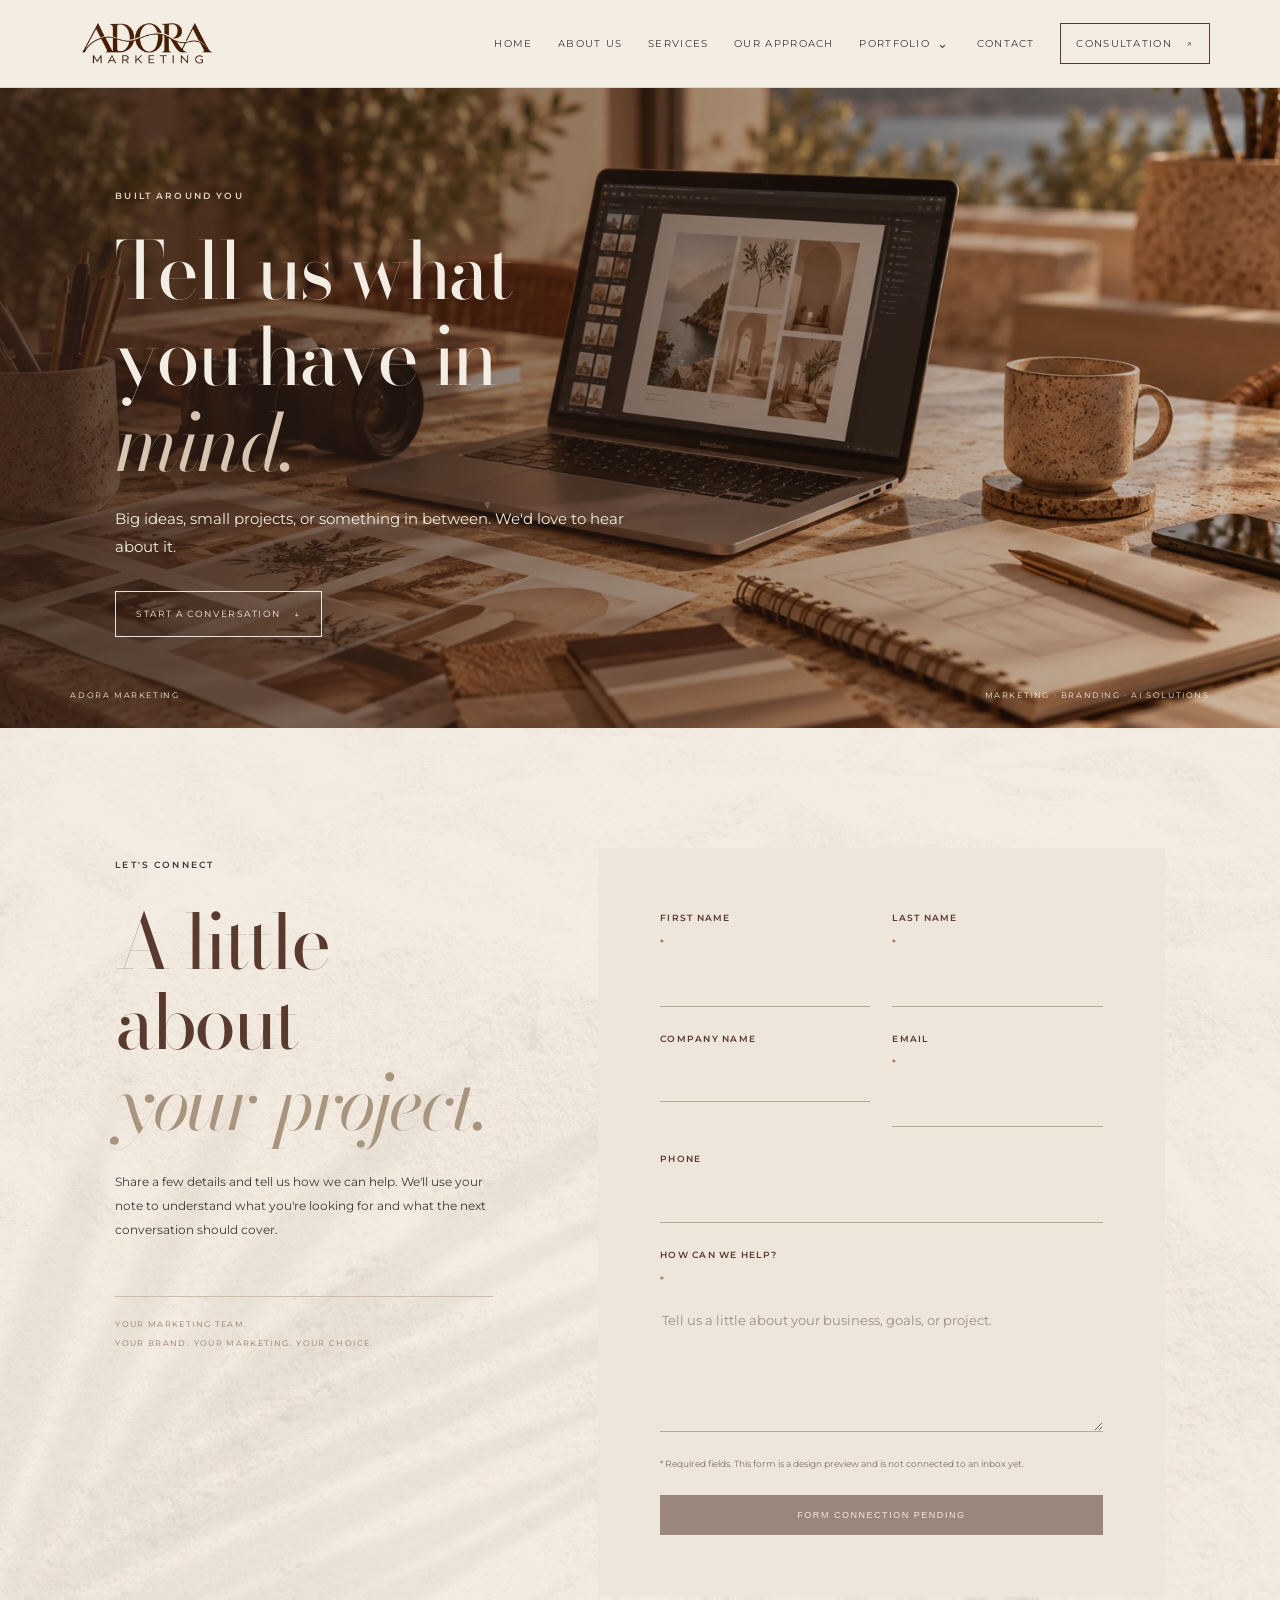
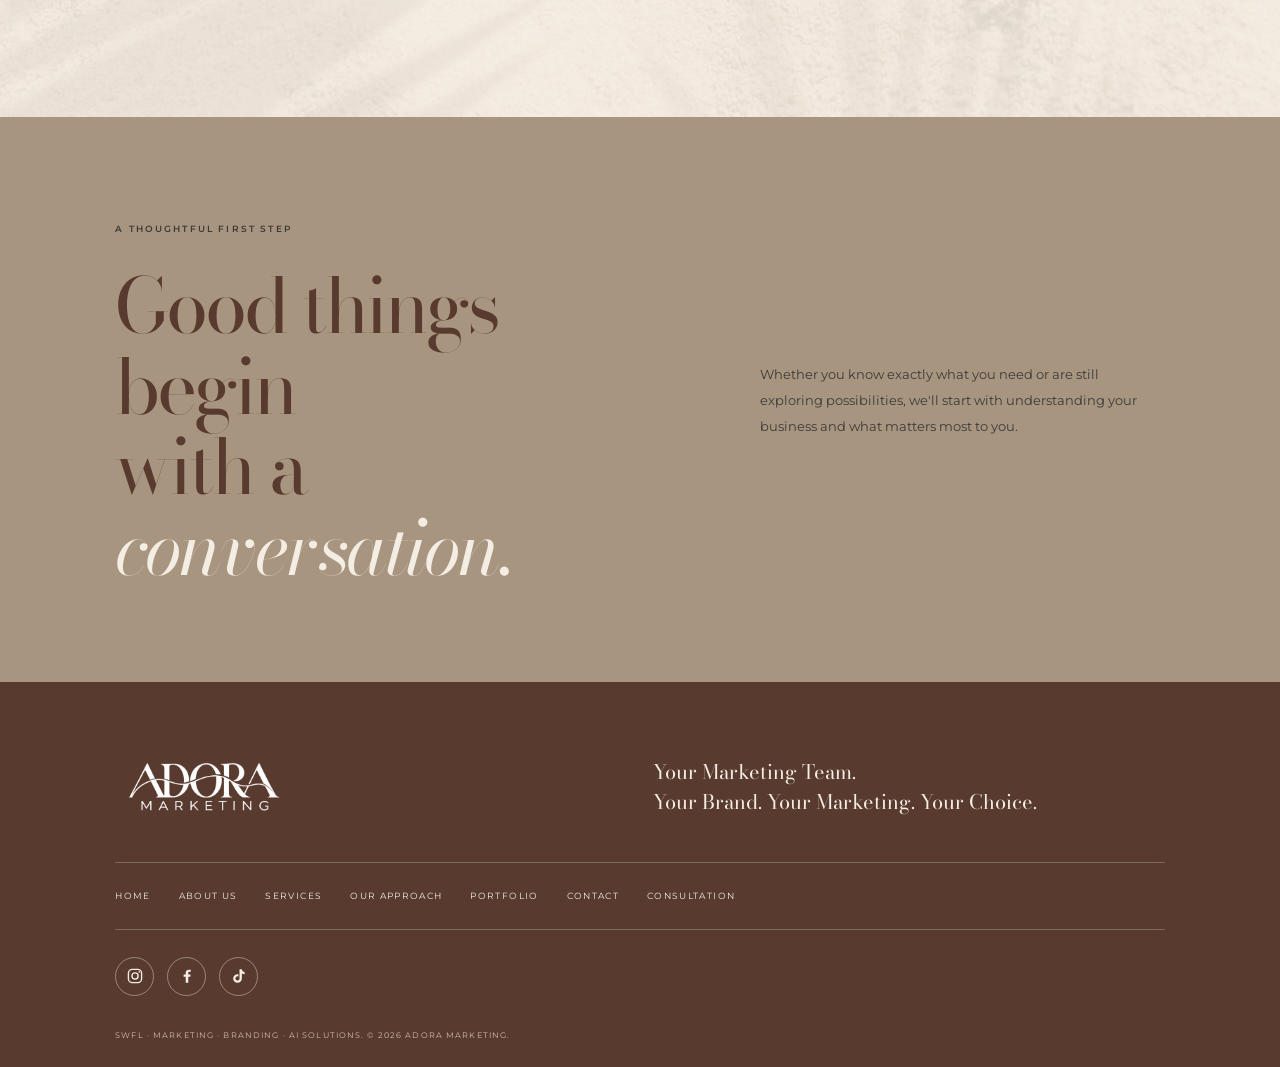
<file: contact.html>
<!doctype html>
<html lang="en">
<head>
<meta charset="utf-8"><meta name="viewport" content="width=device-width, initial-scale=1">
<meta name="description" content="Get in touch with Adora Marketing about branding, marketing, websites, and AI solutions for your business.">
<meta name="theme-color" content="#583a2e"><title>Contact | Adora Marketing</title>
<link rel="preconnect" href="https://fonts.googleapis.com"><link rel="preconnect" href="https://fonts.gstatic.com" crossorigin>
<link href="https://fonts.googleapis.com/css2?family=Bodoni+Moda:opsz,wght@6..96,400;6..96,500&family=Montserrat:wght@400;500;600;700&display=swap" rel="stylesheet">
<link rel="stylesheet" href="assets/css/styles.css"><link rel="stylesheet" href="assets/css/contact.css">
</head>
<body>
<header class="header">
<a class="logo" href="index.html" aria-label="Adora Marketing home"><img src="assets/images/logo-transparent.webp" alt="Adora Marketing"></a>
<button class="menu-toggle" aria-label="Open navigation" aria-expanded="false" aria-controls="nav"><span></span><span></span></button>
<nav aria-label="Main navigation" class="nav" id="nav">
<a href="index.html">Home</a><a href="about.html">About Us</a><a href="services.html">Services</a><a href="approach.html">Our Approach</a>
<div class="nav-dropdown"><a class="nav-portfolio-link" href="portfolio.html">Portfolio</a><button aria-expanded="false" aria-label="Show portfolio projects" class="nav-dropdown-toggle" type="button">⌄</button><div aria-label="Portfolio projects" class="nav-submenu"><a href="dash.html">DASH</a><a href="line.html">Line Construction</a><a href="marianos.html">Mariano's Painting</a></div></div>
<a class="active" href="contact.html">Contact</a><a class="nav-cta" href="consultation.html">Consultation <span>↗</span></a>
</nav></header>
<main>
<section class="contact-hero">
<div class="contact-hero-image" aria-hidden="true"></div>
<div class="contact-hero-copy">
<p class="eyebrow">BUILT AROUND YOU</p>
<h1>Tell us what you have in <em>mind.</em></h1>
<p>Big ideas, small projects, or something in between. We'd love to hear about it.</p>
<a class="button" href="#contact-form">Start a conversation <span>↓</span></a>
</div>
<div class="contact-hero-foot"><span>ADORA MARKETING</span><span>MARKETING · BRANDING · AI SOLUTIONS</span></div>
</section>
<section class="contact-form-section" id="contact-form">
<div class="contact-form-intro">
<p class="eyebrow">LET'S CONNECT</p>
<h2>A little about<br><em>your project.</em></h2>
<p>Share a few details and tell us how we can help. We'll use your note to understand what you're looking for and what the next conversation should cover.</p>
<div class="contact-note"><span>YOUR MARKETING TEAM.</span><span>Your Brand. Your Marketing. Your Choice.</span></div>
</div>
<div class="contact-form-panel">
<form class="inquiry-form">
<div class="form-row"><label>First name <span>*</span><input name="first-name" autocomplete="given-name" required></label><label>Last name <span>*</span><input name="last-name" autocomplete="family-name" required></label></div>
<div class="form-row"><label>Company name<input name="company" autocomplete="organization"></label><label>Email <span>*</span><input type="email" name="email" autocomplete="email" required></label></div>
<label>Phone<input type="tel" name="phone" autocomplete="tel"></label>
<label>How can we help? <span>*</span><textarea name="message" rows="5" required placeholder="Tell us a little about your business, goals, or project."></textarea></label>
<p class="form-note">* Required fields. This form is a design preview and is not connected to an inbox yet.</p>
<button class="button button-dark" type="button" disabled>Form connection pending</button>
</form>
</div>
</section>
<section class="contact-bottom">
<div><p class="eyebrow">A THOUGHTFUL FIRST STEP</p><h2>Good things begin<br>with a <em>conversation.</em></h2></div>
<p>Whether you know exactly what you need or are still exploring possibilities, we'll start with understanding your business and what matters most to you.</p>
</section>
</main>
<footer class="footer"><img alt="Adora Marketing" src="assets/images/logo-transparent.webp"><p>Your Marketing Team.<br>Your Brand. Your Marketing. Your Choice.</p><div class="footer-links"><a href="index.html">Home</a><a href="about.html">About Us</a><a href="services.html">Services</a><a href="approach.html">Our Approach</a><a href="portfolio.html">Portfolio</a><a href="contact.html">Contact</a><a href="consultation.html">Consultation</a></div><div class="footer-social" aria-label="Adora Marketing social media">
  <span class="social-icon" role="img" aria-label="Instagram" title="Instagram">
    <svg viewBox="0 0 24 24" aria-hidden="true"><rect x="3.2" y="3.2" width="17.6" height="17.6" rx="5.2"/><circle cx="12" cy="12" r="4.1"/><circle class="social-dot" cx="17.7" cy="6.5" r="1.1"/></svg>
  </span>
  <span class="social-icon" role="img" aria-label="Facebook" title="Facebook">
    <svg viewBox="0 0 24 24" aria-hidden="true"><path class="social-fill" d="M13.7 21v-8h2.7l.4-3.1h-3.1v-2c0-.9.3-1.5 1.6-1.5H17V3.6c-.3 0-1.3-.1-2.5-.1-2.5 0-4.2 1.5-4.2 4.3v2.1H7.5V13h2.8v8z"/></svg>
  </span>
  <span class="social-icon" role="img" aria-label="TikTok" title="TikTok">
    <svg viewBox="0 0 24 24" aria-hidden="true"><path class="social-fill" d="M15.8 3c.3 2.1 1.5 3.5 3.7 3.7v3.1a8.3 8.3 0 0 1-3.7-1.1v6.6a5.8 5.8 0 1 1-5.8-5.8c.4 0 .8 0 1.2.1v3.2a2.7 2.7 0 1 0 1.5 2.4V3z"/></svg>
  </span>
</div><small>SWFL · Marketing · Branding · AI Solutions. © 2026 Adora Marketing.</small></footer>
<script src="assets/js/main.js"></script>
</body></html>
</file>
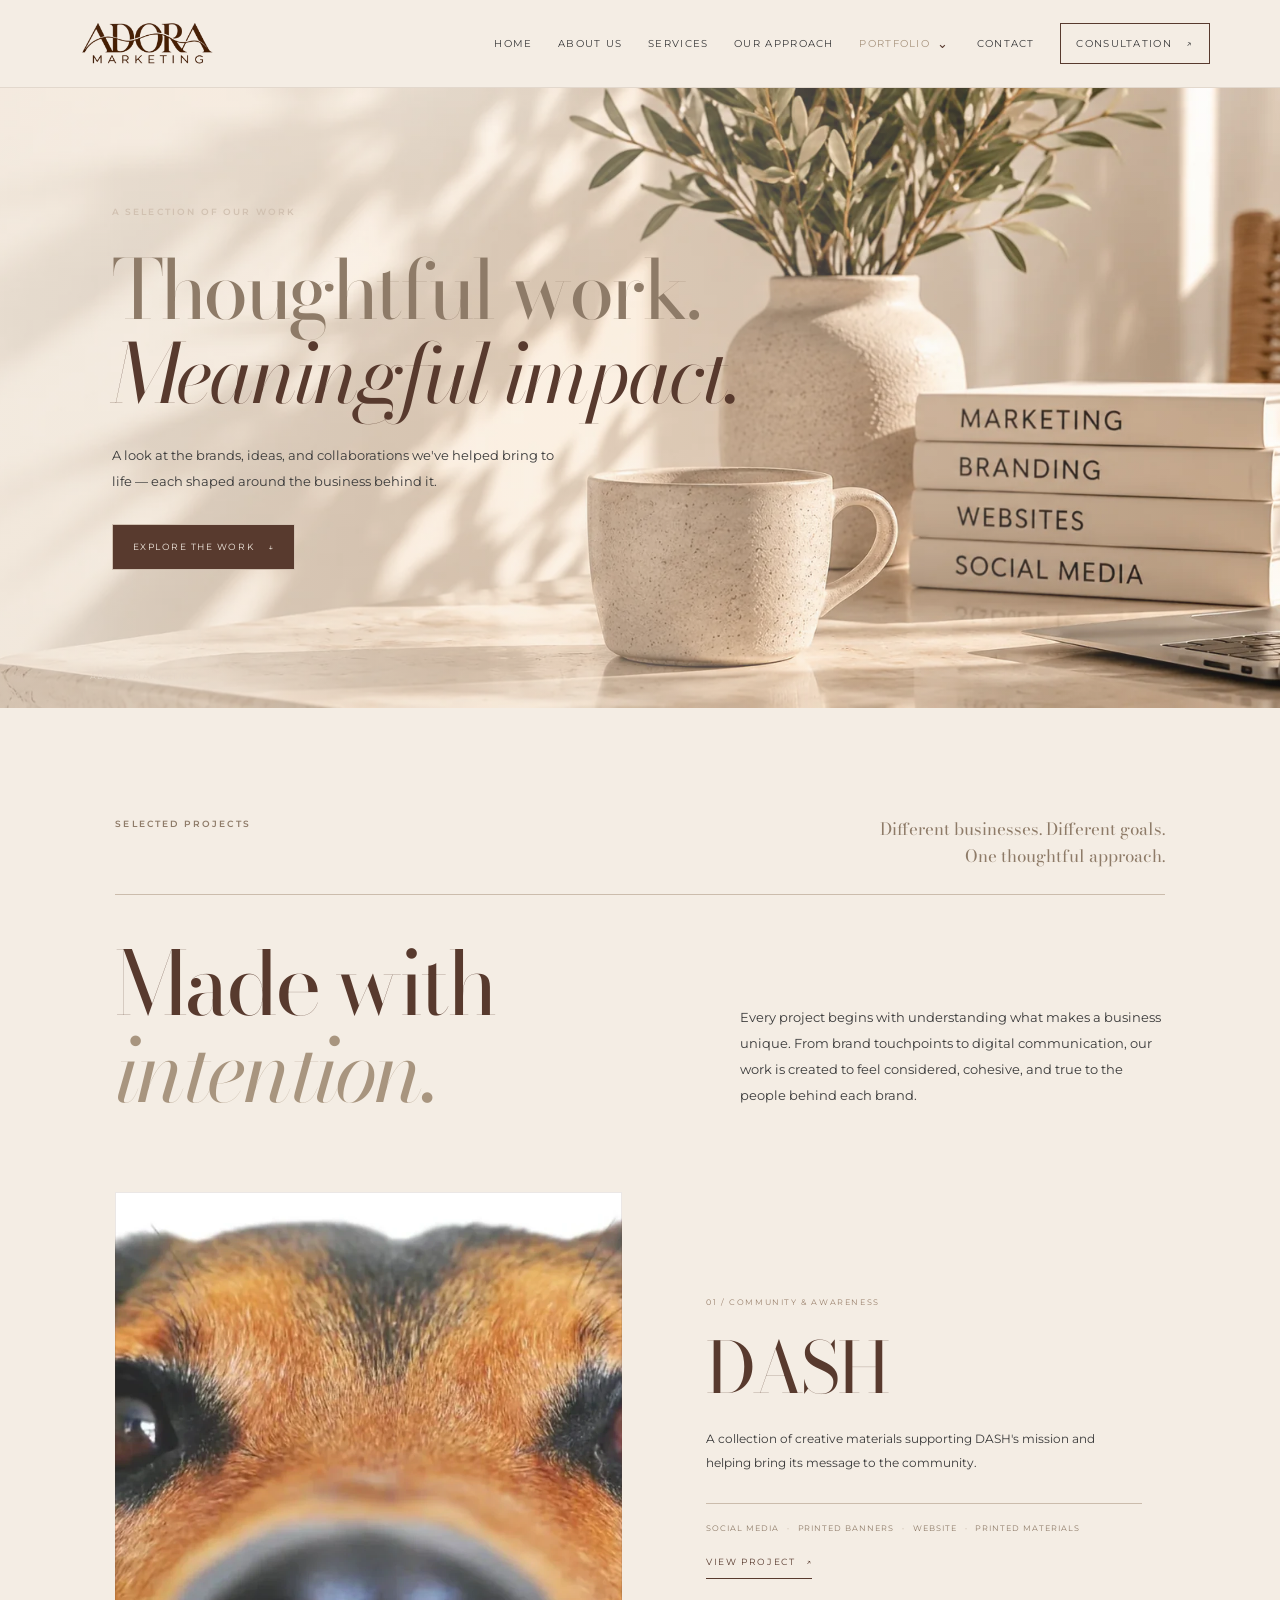
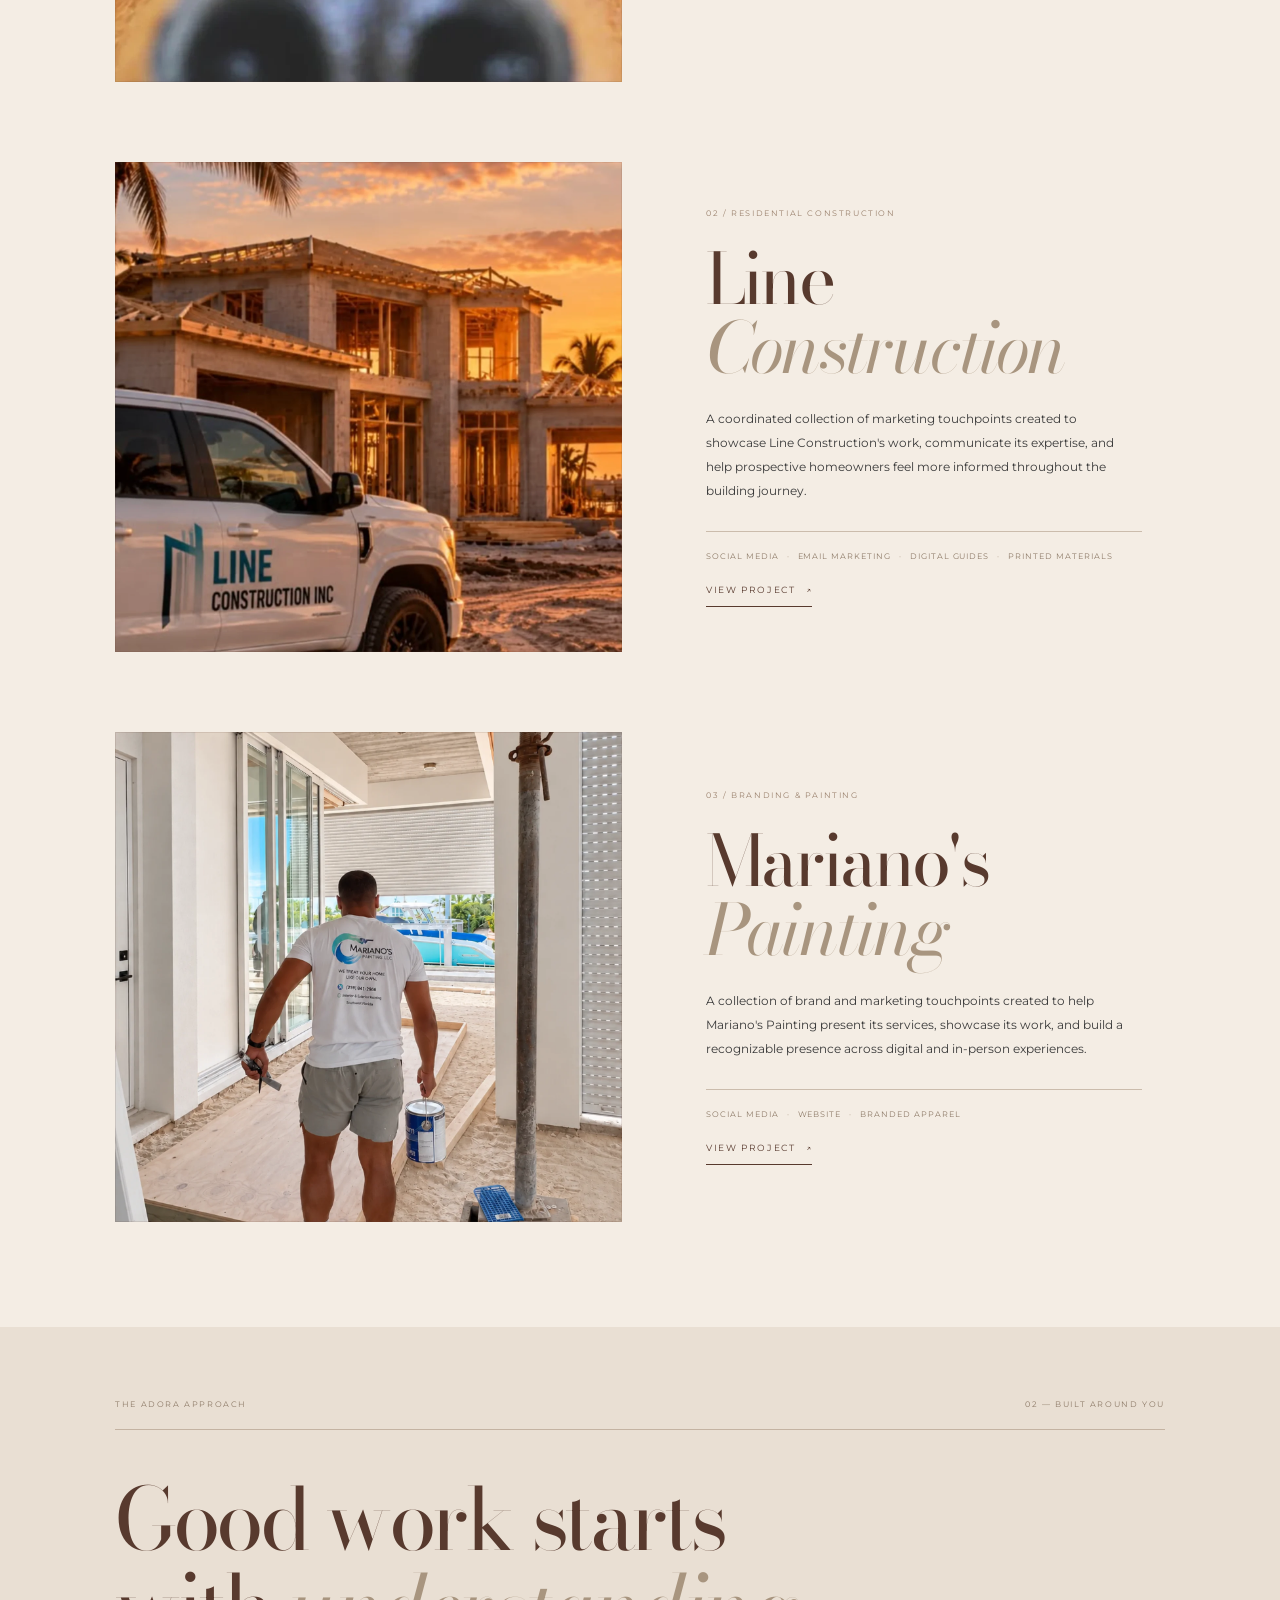
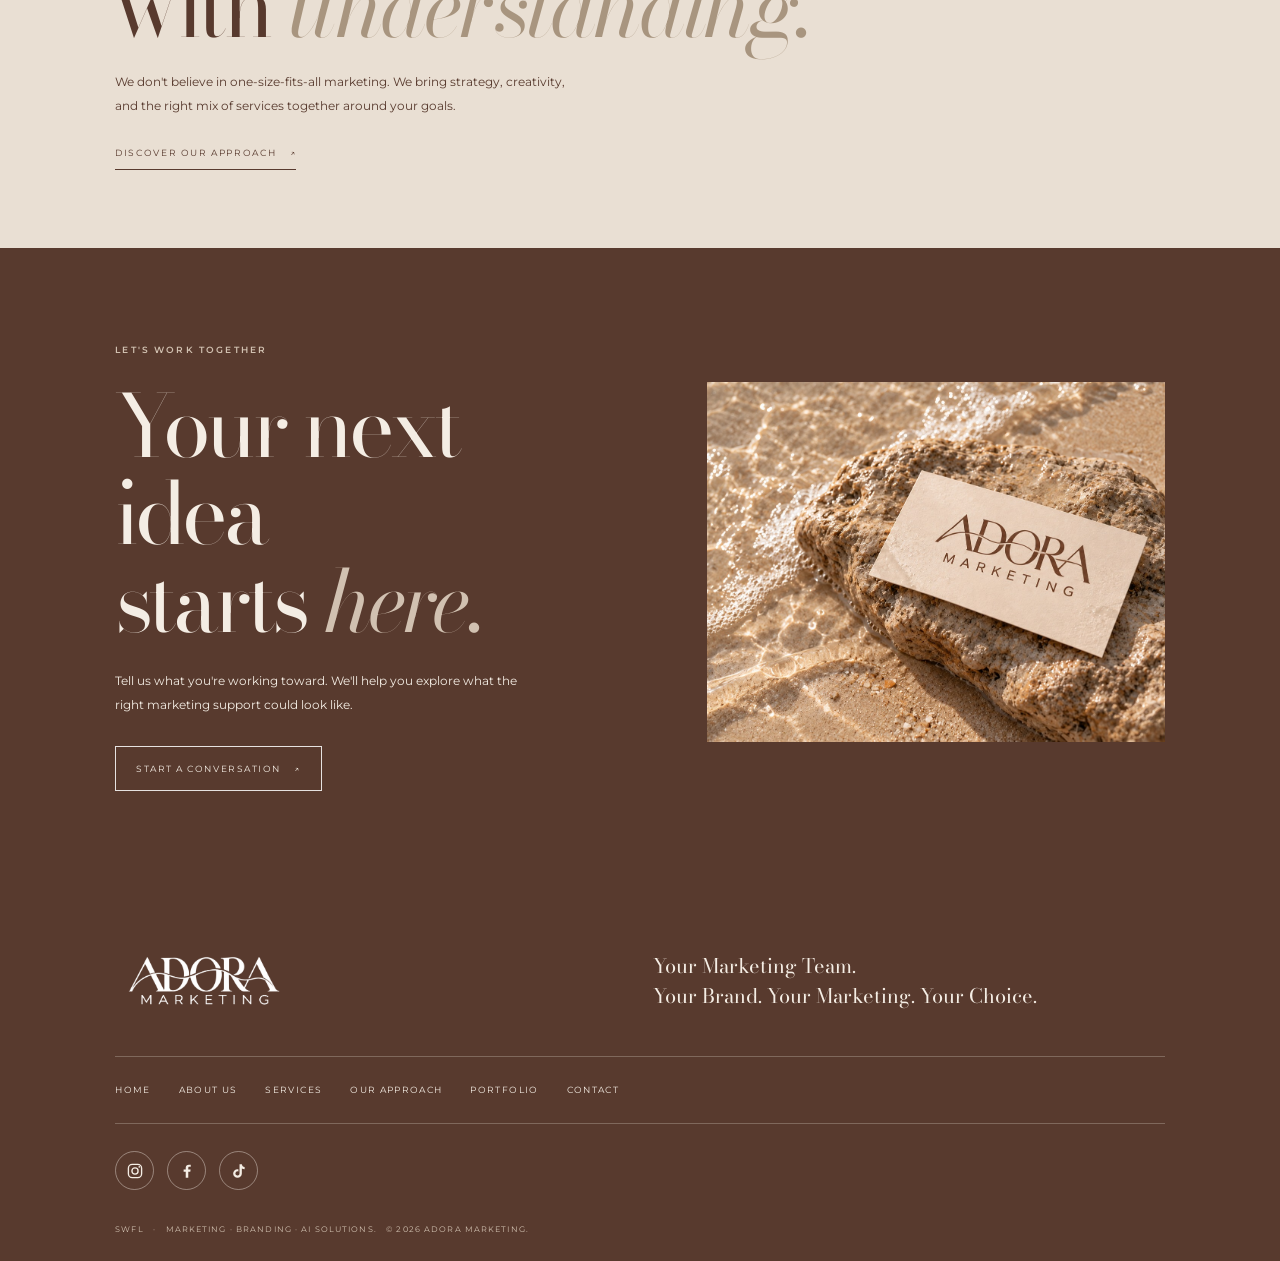
<file: portfolio.html>
<!DOCTYPE html>

<html lang="en">
<head>
<meta charset="utf-8"/><meta content="width=device-width, initial-scale=1" name="viewport"/>
<meta content="Explore selected Adora Marketing projects across social media, branding, apparel, email marketing, and print." name="description"/>
<meta content="#583a2e" name="theme-color"/>
<title>Portfolio | Adora Marketing</title>
<link href="https://fonts.googleapis.com" rel="preconnect"/><link crossorigin="" href="https://fonts.gstatic.com" rel="preconnect"/>
<link href="https://fonts.googleapis.com/css2?family=Bodoni+Moda:opsz,wght@6..96,400;6..96,500&amp;family=Montserrat:wght@400;500;600;700&amp;display=swap" rel="stylesheet"/>
<link href="assets/css/styles.css" rel="stylesheet"/><link href="assets/css/portfolio.css" rel="stylesheet"/>
</head>
<body>
<header class="header">
<a aria-label="Adora Marketing home" class="logo" href="index.html"><img alt="Adora Marketing" src="assets/images/logo-transparent.webp"/></a>
<button aria-controls="nav" aria-expanded="false" aria-label="Open navigation" class="menu-toggle"><span></span><span></span></button>
<nav aria-label="Main navigation" class="nav" id="nav">
<a href="index.html">Home</a><a href="about.html">About Us</a><a href="services.html">Services</a><a href="approach.html">Our Approach</a>
<div class="nav-dropdown is-active"><a class="nav-portfolio-link active" href="portfolio.html">Portfolio</a><button aria-expanded="false" aria-label="Show portfolio projects" class="nav-dropdown-toggle" type="button">⌄</button><div aria-label="Portfolio projects" class="nav-submenu"><a href="dash.html">DASH</a><a href="line.html">Line Construction</a><a href="marianos.html">Mariano's Painting</a></div></div>
<a href="contact.html">Contact</a><a class="nav-cta" href="consultation.html">Consultation <span>↗</span></a>
</nav>
</header>
<main>
<section class="portfolio-hero">
<div class="portfolio-hero-copy">
<p class="eyebrow">A SELECTION OF OUR WORK</p>
<h1>Thoughtful work.<br/><em>Meaningful impact.</em></h1>
<p>A look at the brands, ideas, and collaborations we've helped bring to life — each shaped around the business behind it.</p>
<a class="button button-dark" href="#selected-work">Explore the work <span>↓</span></a>
</div>
<div class="portfolio-hero-index"><span>ADORA MARKETING</span></div>
</section>
<section class="portfolio-intro section" id="selected-work">
<div class="portfolio-intro-top">
<p class="eyebrow">SELECTED PROJECTS</p>
<p class="portfolio-intro-note">Different businesses. Different goals.<br/>One thoughtful approach.</p>
</div>
<div class="portfolio-intro-heading">
<h2>Made with<br/><em>intention.</em></h2>
<p>Every project begins with understanding what makes a business unique. From brand touchpoints to digital communication, our work is created to feel considered, cohesive, and true to the people behind each brand.</p>
</div>
</section>
<section class="portfolio-work">
<article class="work-card work-card-dash">
<a aria-label="View the DASH portfolio project" class="work-image work-image-link" href="dash.html"><img alt="Close-up portrait of a DASH dog, showing the face and eyes" src="assets/images/portfolio-dash-face.webp"/></a>
<div class="work-copy"><p class="work-number">01 / COMMUNITY &amp; AWARENESS</p><h3><a href="dash.html">DASH</a></h3><p class="work-description">A collection of creative materials supporting DASH's mission and helping bring its message to the community.</p><p class="work-services">SOCIAL MEDIA <span>·</span> PRINTED BANNERS <span>·</span> WEBSITE <span>·</span> PRINTED MATERIALS</p><a class="text-link" href="dash.html">View project <span>↗</span></a></div>
</article>

<article class="work-card work-card-line">
<a aria-label="View the Line Construction portfolio project" class="work-image work-image-link" href="line.html"><img alt="Line Construction truck outside a custom home under construction at sunset" src="assets/images/line-construction-hero.webp"/></a>
<div class="work-copy"><p class="work-number">02 / RESIDENTIAL CONSTRUCTION</p><h3><a href="line.html">Line<br/><em>Construction</em></a></h3><p class="work-description">A coordinated collection of marketing touchpoints created to showcase Line Construction's work, communicate its expertise, and help prospective homeowners feel more informed throughout the building journey.</p><p class="work-services">SOCIAL MEDIA <span>·</span> EMAIL MARKETING <span>·</span> DIGITAL GUIDES <span>·</span> PRINTED MATERIALS</p><a class="text-link" href="line.html">View project <span>↗</span></a></div>
</article>

<article class="work-card work-card-marianos">
<a aria-label="View the Mariano's Painting portfolio project" class="work-image work-image-link" href="marianos.html"><img alt="Mariano's Painting team member wearing branded workwear at a residential project" src="assets/images/marianos-on-site.webp"/></a>
<div class="work-copy"><p class="work-number">03 / BRANDING &amp; PAINTING</p><h3><a href="marianos.html">Mariano's<br/><em>Painting</em></a></h3><p class="work-description">A collection of brand and marketing touchpoints created to help Mariano's Painting present its services, showcase its work, and build a recognizable presence across digital and in-person experiences.</p><p class="work-services">SOCIAL MEDIA <span>·</span> WEBSITE <span>·</span> BRANDED APPAREL</p><a class="text-link" href="marianos.html">View project <span>↗</span></a></div>
</article>
</section>
<section class="portfolio-statement">
<div class="statement-rule"><span>THE ADORA APPROACH</span><span>02 — BUILT AROUND YOU</span></div>
<h2>Good work starts<br/>with <em>understanding.</em></h2>
<p>We don't believe in one-size-fits-all marketing. We bring strategy, creativity, and the right mix of services together around your goals.</p>
<a class="text-link" href="approach.html">Discover our approach <span>↗</span></a>
</section>
<section class="portfolio-closing">
<div class="closing-copy">
<p class="eyebrow">LET'S WORK TOGETHER</p>
<h2>Your next idea<br/>starts <em>here.</em></h2>
<p>Tell us what you're working toward. We'll help you explore what the right marketing support could look like.</p>
<a class="button" href="index.html#contact">Start a conversation <span>↗</span></a>
</div>
<div class="closing-image"><img alt="Adora Marketing brand card on a sunlit shoreline" src="assets/images/adora-shoreline-card.jpg"/></div>
</section>
</main>
<footer class="footer">
<img alt="Adora Marketing" src="assets/images/logo-transparent.webp"/><p>Your Marketing Team.<br/>Your Brand. Your Marketing. Your Choice.</p>
<div class="footer-links"><a href="index.html">Home</a><a href="about.html">About Us</a><a href="services.html">Services</a><a href="approach.html">Our Approach</a><a href="portfolio.html">Portfolio</a><a href="index.html#contact">Contact</a></div>
<div class="footer-social" aria-label="Adora Marketing social media">
  <span class="social-icon" role="img" aria-label="Instagram" title="Instagram">
    <svg viewBox="0 0 24 24" aria-hidden="true"><rect x="3.2" y="3.2" width="17.6" height="17.6" rx="5.2"/><circle cx="12" cy="12" r="4.1"/><circle class="social-dot" cx="17.7" cy="6.5" r="1.1"/></svg>
  </span>
  <span class="social-icon" role="img" aria-label="Facebook" title="Facebook">
    <svg viewBox="0 0 24 24" aria-hidden="true"><path class="social-fill" d="M13.7 21v-8h2.7l.4-3.1h-3.1v-2c0-.9.3-1.5 1.6-1.5H17V3.6c-.3 0-1.3-.1-2.5-.1-2.5 0-4.2 1.5-4.2 4.3v2.1H7.5V13h2.8v8z"/></svg>
  </span>
  <span class="social-icon" role="img" aria-label="TikTok" title="TikTok">
    <svg viewBox="0 0 24 24" aria-hidden="true"><path class="social-fill" d="M15.8 3c.3 2.1 1.5 3.5 3.7 3.7v3.1a8.3 8.3 0 0 1-3.7-1.1v6.6a5.8 5.8 0 1 1-5.8-5.8c.4 0 .8 0 1.2.1v3.2a2.7 2.7 0 1 0 1.5 2.4V3z"/></svg>
  </span>
</div><small>SWFL   ·   Marketing · Branding · AI Solutions.   © 2026 Adora Marketing.</small>
</footer>
<script src="assets/js/main.js"></script>
</body></html>
</file>
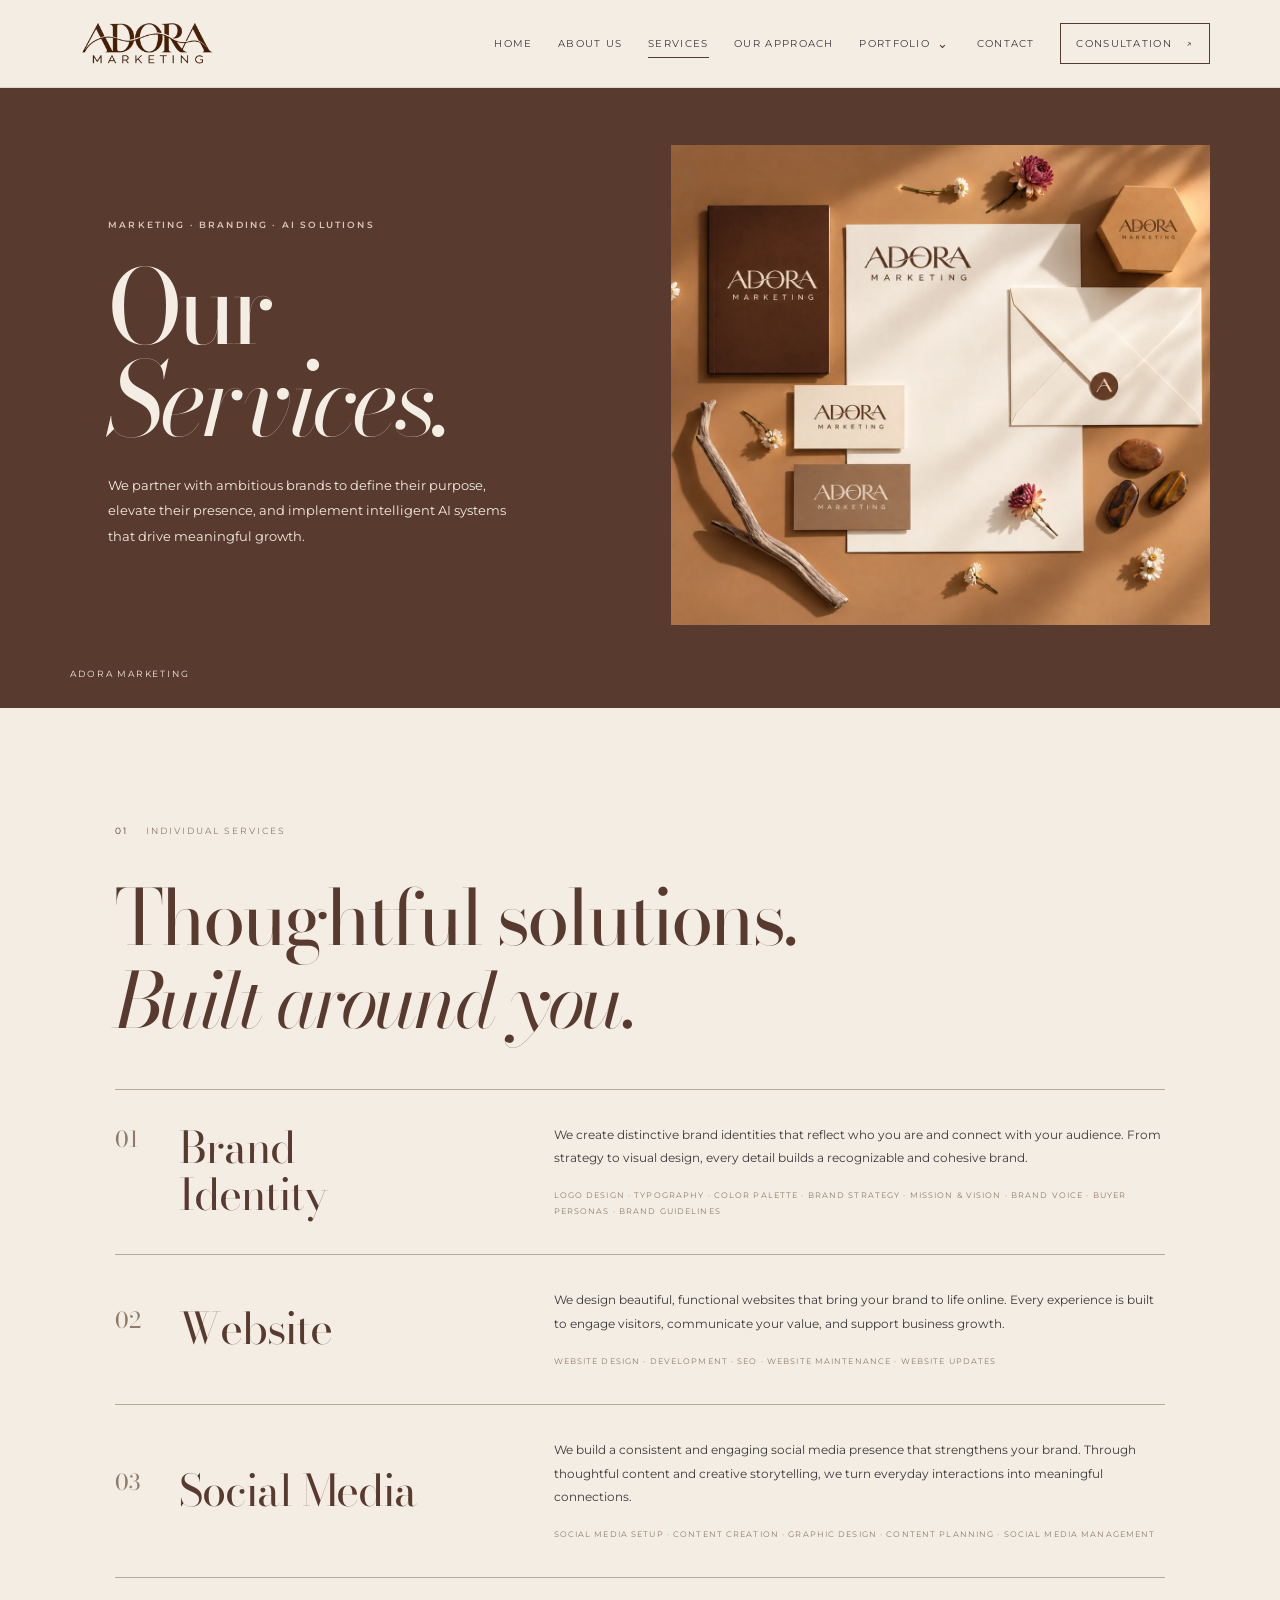
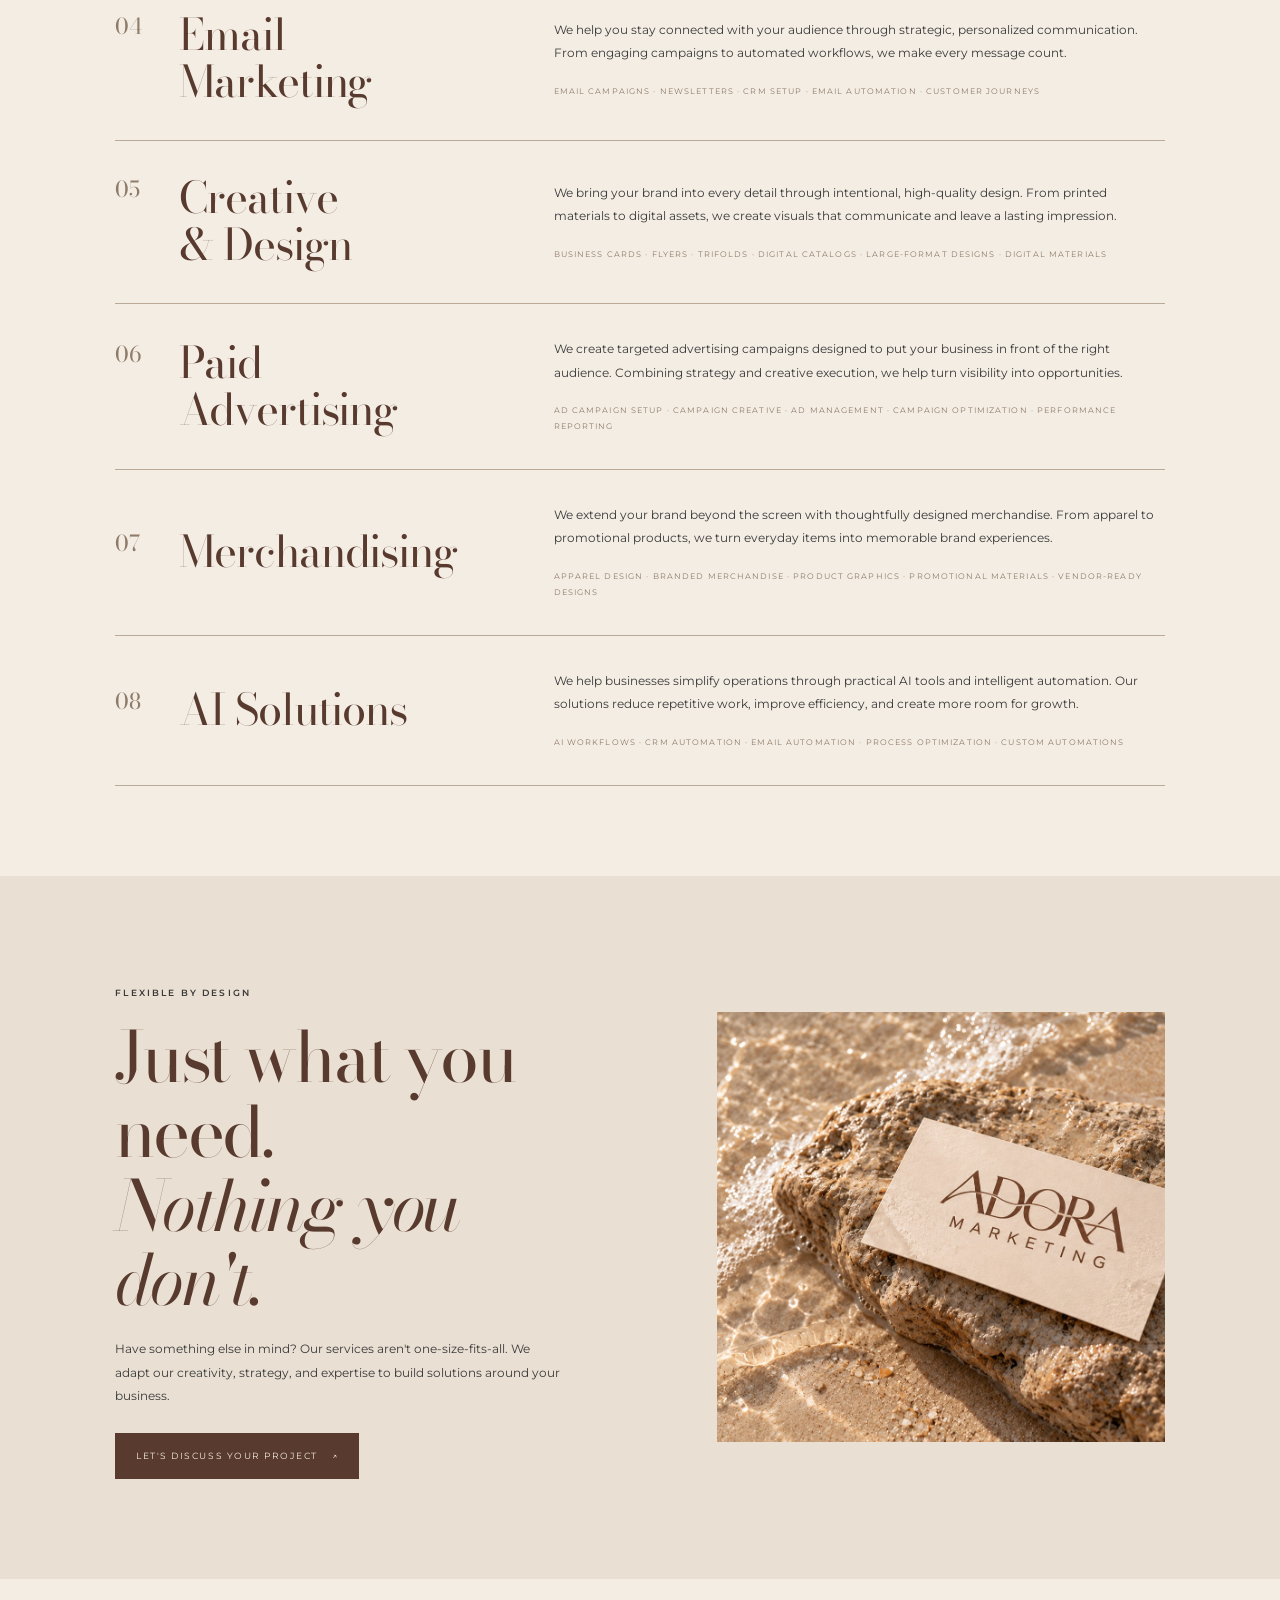
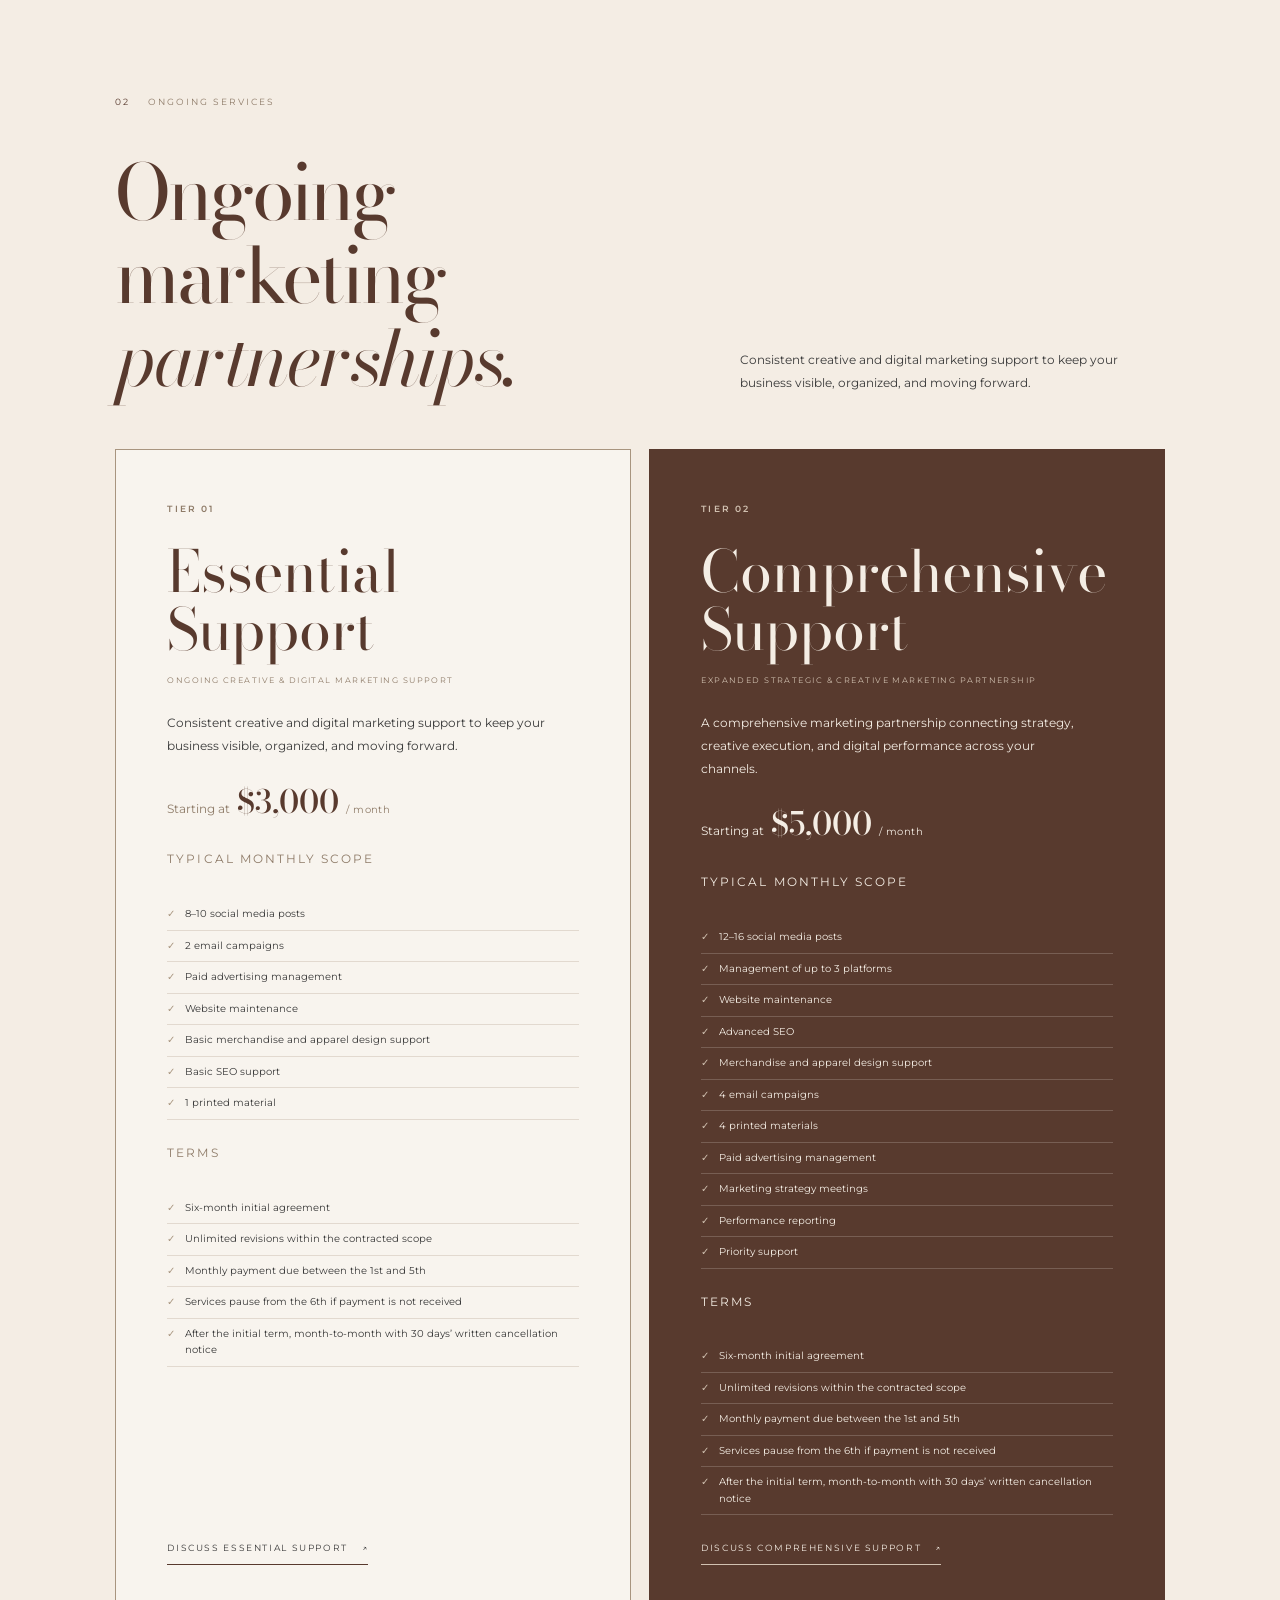
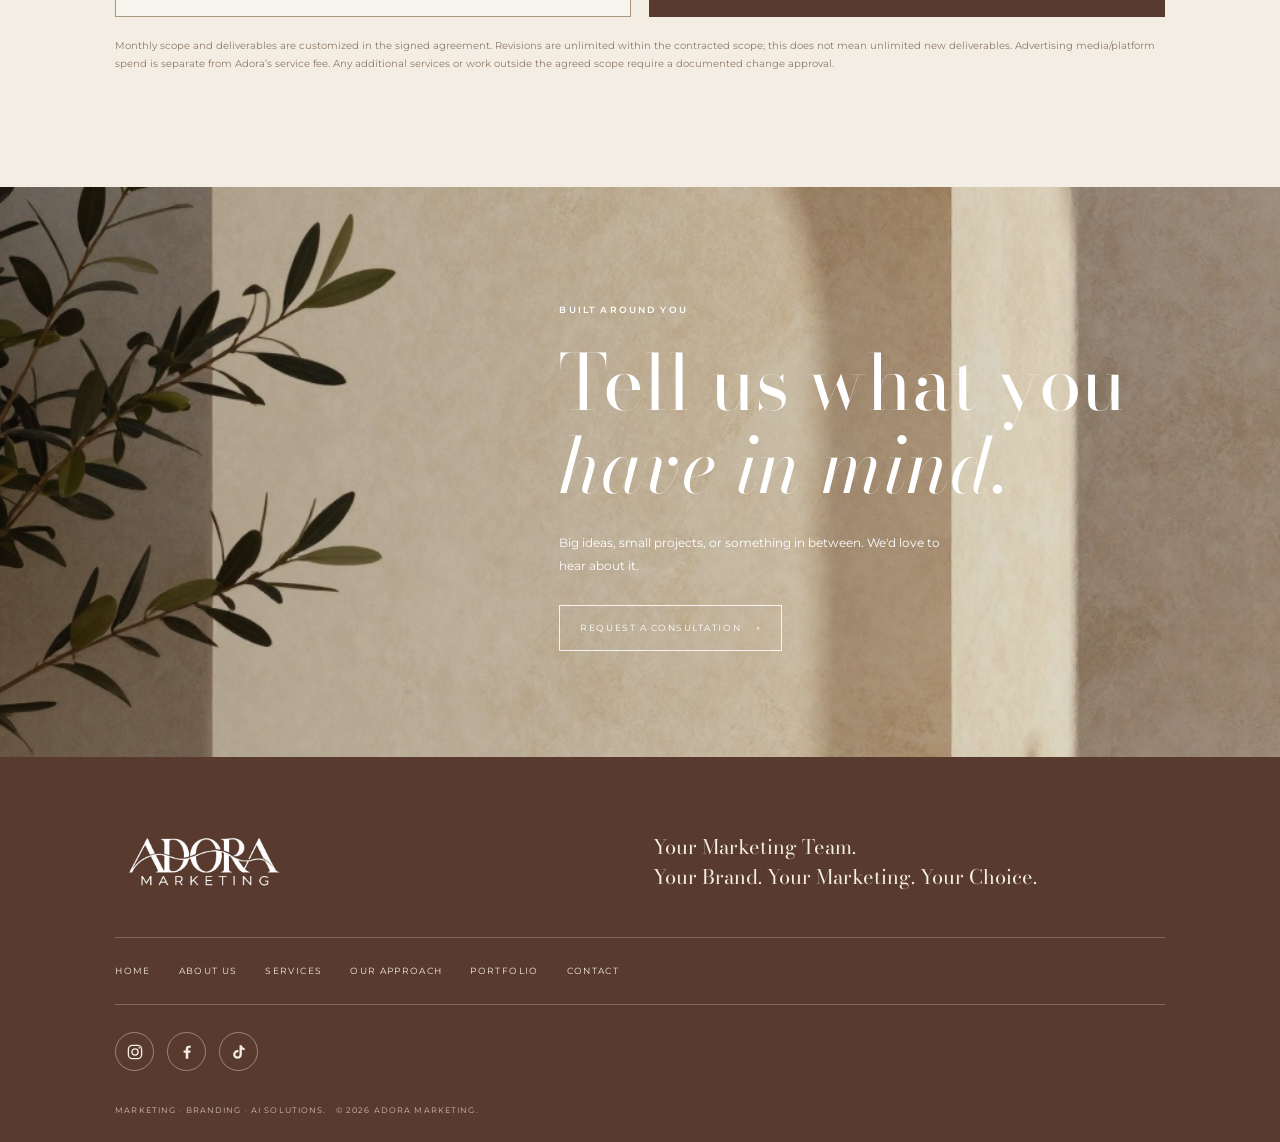
<file: services.html>
<!doctype html>
<html lang="en">
<head>
<meta charset="utf-8"><meta name="viewport" content="width=device-width, initial-scale=1">
<meta name="description" content="Explore Adora Marketing services and ongoing Essential Support and Comprehensive Support marketing partnerships.">
<meta name="theme-color" content="#583A2E">
<title>Services | Adora Marketing</title>
<link rel="preconnect" href="https://fonts.googleapis.com"><link rel="preconnect" href="https://fonts.gstatic.com" crossorigin>
<link href="https://fonts.googleapis.com/css2?family=Bodoni+Moda:opsz,wght@6..96,400;6..96,500&family=Montserrat:wght@400;500;600;700&display=swap" rel="stylesheet">
<link rel="stylesheet" href="assets/css/styles.css"><link rel="stylesheet" href="assets/css/services.css">
</head>
<body>
<header class="header">
<a class="logo" href="index.html" aria-label="Adora Marketing home"><img src="assets/images/logo-transparent.webp" alt="Adora Marketing"></a>
<button class="menu-toggle" aria-label="Open navigation" aria-expanded="false" aria-controls="nav"><span></span><span></span></button>
<nav aria-label="Main navigation" class="nav" id="nav">
<a href="index.html">Home</a><a href="about.html">About Us</a><a href="services.html" class="active">Services</a><a href="approach.html">Our Approach</a>
<div class="nav-dropdown"><a class="nav-portfolio-link" href="portfolio.html">Portfolio</a><button aria-expanded="false" aria-label="Show portfolio projects" class="nav-dropdown-toggle" type="button">⌄</button><div aria-label="Portfolio projects" class="nav-submenu"><a href="dash.html">DASH</a><a href="line.html">Line Construction</a><a href="marianos.html">Mariano's Painting</a></div></div>
<a href="contact.html">Contact</a><a class="nav-cta" href="consultation.html">Consultation <span>↗</span></a>
</nav>
</header>
<main>
<section class="services-hero">
<div class="services-hero-content reveal"><p class="eyebrow">MARKETING · BRANDING · AI SOLUTIONS</p><h1>Our<br><em>Services.</em></h1><p>We partner with ambitious brands to define their purpose, elevate their presence, and implement intelligent AI systems that drive meaningful growth.</p></div>
<div class="services-hero-image reveal"><img src="assets/images/brand-stationery.webp" alt="Adora Marketing brand stationery and identity materials arranged in warm natural light"></div>
<div class="services-hero-bottom"><span>ADORA MARKETING</span></div>
</section>
<section class="service-list-section section">
<div class="service-list-intro reveal"><div class="section-label"><span>01</span><span>INDIVIDUAL SERVICES</span></div><h2>Thoughtful solutions.<br><em>Built around you.</em></h2></div>
<div class="service-list">
<article class="service-row reveal"><div class="service-name"><span>01</span><h3>Brand<br>Identity</h3></div><div class="service-detail"><p>We create distinctive brand identities that reflect who you are and connect with your audience. From strategy to visual design, every detail builds a recognizable and cohesive brand.</p><div class="service-tags">LOGO DESIGN · TYPOGRAPHY · COLOR PALETTE · BRAND STRATEGY · MISSION &amp; VISION · BRAND VOICE · BUYER PERSONAS · BRAND GUIDELINES</div></div></article>
<article class="service-row reveal"><div class="service-name"><span>02</span><h3>Website</h3></div><div class="service-detail"><p>We design beautiful, functional websites that bring your brand to life online. Every experience is built to engage visitors, communicate your value, and support business growth.</p><div class="service-tags">WEBSITE DESIGN · DEVELOPMENT · SEO · WEBSITE MAINTENANCE · WEBSITE UPDATES</div></div></article>
<article class="service-row reveal"><div class="service-name"><span>03</span><h3>Social Media</h3></div><div class="service-detail"><p>We build a consistent and engaging social media presence that strengthens your brand. Through thoughtful content and creative storytelling, we turn everyday interactions into meaningful connections.</p><div class="service-tags">SOCIAL MEDIA SETUP · CONTENT CREATION · GRAPHIC DESIGN · CONTENT PLANNING · SOCIAL MEDIA MANAGEMENT</div></div></article>
<article class="service-row reveal"><div class="service-name"><span>04</span><h3>Email<br>Marketing</h3></div><div class="service-detail"><p>We help you stay connected with your audience through strategic, personalized communication. From engaging campaigns to automated workflows, we make every message count.</p><div class="service-tags">EMAIL CAMPAIGNS · NEWSLETTERS · CRM SETUP · EMAIL AUTOMATION · CUSTOMER JOURNEYS</div></div></article>
<article class="service-row reveal"><div class="service-name"><span>05</span><h3>Creative<br>&amp; Design</h3></div><div class="service-detail"><p>We bring your brand into every detail through intentional, high-quality design. From printed materials to digital assets, we create visuals that communicate and leave a lasting impression.</p><div class="service-tags">BUSINESS CARDS · FLYERS · TRIFOLDS · DIGITAL CATALOGS · LARGE-FORMAT DESIGNS · DIGITAL MATERIALS</div></div></article>
<article class="service-row reveal"><div class="service-name"><span>06</span><h3>Paid<br>Advertising</h3></div><div class="service-detail"><p>We create targeted advertising campaigns designed to put your business in front of the right audience. Combining strategy and creative execution, we help turn visibility into opportunities.</p><div class="service-tags">AD CAMPAIGN SETUP · CAMPAIGN CREATIVE · AD MANAGEMENT · CAMPAIGN OPTIMIZATION · PERFORMANCE REPORTING</div></div></article>
<article class="service-row reveal"><div class="service-name"><span>07</span><h3>Merchandising</h3></div><div class="service-detail"><p>We extend your brand beyond the screen with thoughtfully designed merchandise. From apparel to promotional products, we turn everyday items into memorable brand experiences.</p><div class="service-tags">APPAREL DESIGN · BRANDED MERCHANDISE · PRODUCT GRAPHICS · PROMOTIONAL MATERIALS · VENDOR-READY DESIGNS</div></div></article>
<article class="service-row reveal"><div class="service-name"><span>08</span><h3>AI Solutions</h3></div><div class="service-detail"><p>We help businesses simplify operations through practical AI tools and intelligent automation. Our solutions reduce repetitive work, improve efficiency, and create more room for growth.</p><div class="service-tags">AI WORKFLOWS · CRM AUTOMATION · EMAIL AUTOMATION · PROCESS OPTIMIZATION · CUSTOM AUTOMATIONS</div></div></article>
</div>
</section>
<section class="flexible-services section">
<div class="flexible-copy reveal"><p class="eyebrow">FLEXIBLE BY DESIGN</p><h2>Just what you need.<br><em>Nothing you don't.</em></h2><p>Have something else in mind? Our services aren't one-size-fits-all. We adapt our creativity, strategy, and expertise to build solutions around your business.</p><a class="button button-dark" href="index.html#contact">Let's Discuss Your Project <span>↗</span></a></div>
<div class="flexible-image reveal"><img src="assets/images/adora-shoreline-card.jpg" alt="Adora Marketing branded card resting on a sunlit shoreline"></div>
</section>
<section class="ongoing-section section">
<div class="section-label reveal"><span>02</span><span>ONGOING SERVICES</span></div>
<div class="ongoing-heading reveal"><h2>Ongoing marketing<br><em>partnerships.</em></h2><p>Consistent creative and digital marketing support to keep your business visible, organized, and moving forward.</p></div>
<div class="ongoing-grid">
<article class="ongoing-card reveal">
<p class="eyebrow">TIER 01</p>
<h3>Essential<br>Support</h3>
<p class="ongoing-role">ONGOING CREATIVE &amp; DIGITAL MARKETING SUPPORT</p>
<p class="package-intro">Consistent creative and digital marketing support to keep your business visible, organized, and moving forward.</p>
<p class="package-price">Starting at <strong>$3,000</strong><span>/ month</span></p>
<p class="package-list-label">TYPICAL MONTHLY SCOPE</p>
<ul class="package-list">
<li>8–10 social media posts</li>
<li>2 email campaigns</li>
<li>Paid advertising management</li>
<li>Website maintenance</li>
<li>Basic merchandise and apparel design support</li>
<li>Basic SEO support</li>
<li>1 printed material</li>
</ul>
<p class="package-list-label">TERMS</p>
<ul class="package-list package-terms">
<li>Six-month initial agreement</li>
<li>Unlimited revisions within the contracted scope</li>
<li>Monthly payment due between the 1st and 5th</li>
<li>Services pause from the 6th if payment is not received</li>
<li>After the initial term, month-to-month with 30 days’ written cancellation notice</li>
</ul>
<a class="text-link" href="index.html#contact">Discuss Essential Support <span>↗</span></a>
</article>
<article class="ongoing-card ongoing-card-dark reveal">
<p class="eyebrow">TIER 02</p>
<h3>Comprehensive<br>Support</h3>
<p class="ongoing-role">EXPANDED STRATEGIC &amp; CREATIVE MARKETING PARTNERSHIP</p>
<p class="package-intro">A comprehensive marketing partnership connecting strategy, creative execution, and digital performance across your channels.</p>
<p class="package-price">Starting at <strong>$5,000</strong><span>/ month</span></p>
<p class="package-list-label">TYPICAL MONTHLY SCOPE</p>
<ul class="package-list">
<li>12–16 social media posts</li>
<li>Management of up to 3 platforms</li>
<li>Website maintenance</li>
<li>Advanced SEO</li>
<li>Merchandise and apparel design support</li>
<li>4 email campaigns</li>
<li>4 printed materials</li>
<li>Paid advertising management</li>
<li>Marketing strategy meetings</li>
<li>Performance reporting</li>
<li>Priority support</li>
</ul>
<p class="package-list-label">TERMS</p>
<ul class="package-list package-terms">
<li>Six-month initial agreement</li>
<li>Unlimited revisions within the contracted scope</li>
<li>Monthly payment due between the 1st and 5th</li>
<li>Services pause from the 6th if payment is not received</li>
<li>After the initial term, month-to-month with 30 days’ written cancellation notice</li>
</ul>
<a class="text-link" href="index.html#contact">Discuss Comprehensive Support <span>↗</span></a>
</article>
</div>
<p class="ongoing-note">Monthly scope and deliverables are customized in the signed agreement. Revisions are unlimited within the contracted scope; this does not mean unlimited new deliverables. Advertising media/platform spend is separate from Adora’s service fee. Any additional services or work outside the agreed scope require a documented change approval.</p>
</section>
<section class="services-closing">
<div class="services-closing-image"></div><div class="services-closing-copy reveal"><p class="eyebrow">BUILT AROUND YOU</p><h2>Tell us what you<br><em>have in mind.</em></h2><p>Big ideas, small projects, or something in between. We'd love to hear about it.</p><a class="button" href="index.html#contact">Request a Consultation <span>↗</span></a></div>
</section>
</main>
<footer class="footer">
<img src="assets/images/logo-transparent.webp" alt="Adora Marketing"><p>Your Marketing Team.<br>Your Brand. Your Marketing. Your Choice.</p>
<div class="footer-links"><a href="index.html">Home</a><a href="about.html">About Us</a><a href="services.html">Services</a><a href="approach.html">Our Approach</a><a href="portfolio.html">Portfolio</a><a href="index.html#contact">Contact</a></div>
<div class="footer-social" aria-label="Adora Marketing social media">
  <span class="social-icon" role="img" aria-label="Instagram" title="Instagram">
    <svg viewBox="0 0 24 24" aria-hidden="true"><rect x="3.2" y="3.2" width="17.6" height="17.6" rx="5.2"/><circle cx="12" cy="12" r="4.1"/><circle class="social-dot" cx="17.7" cy="6.5" r="1.1"/></svg>
  </span>
  <span class="social-icon" role="img" aria-label="Facebook" title="Facebook">
    <svg viewBox="0 0 24 24" aria-hidden="true"><path class="social-fill" d="M13.7 21v-8h2.7l.4-3.1h-3.1v-2c0-.9.3-1.5 1.6-1.5H17V3.6c-.3 0-1.3-.1-2.5-.1-2.5 0-4.2 1.5-4.2 4.3v2.1H7.5V13h2.8v8z"/></svg>
  </span>
  <span class="social-icon" role="img" aria-label="TikTok" title="TikTok">
    <svg viewBox="0 0 24 24" aria-hidden="true"><path class="social-fill" d="M15.8 3c.3 2.1 1.5 3.5 3.7 3.7v3.1a8.3 8.3 0 0 1-3.7-1.1v6.6a5.8 5.8 0 1 1-5.8-5.8c.4 0 .8 0 1.2.1v3.2a2.7 2.7 0 1 0 1.5 2.4V3z"/></svg>
  </span>
</div><small>Marketing · Branding · AI Solutions. &nbsp; © 2026 Adora Marketing.</small>
</footer>
<script src="assets/js/main.js"></script>
</body></html>
</file>
<file: assets/css/styles.css>
*{box-sizing:border-box}html{scroll-behavior:smooth;scroll-padding-top:88px}body{margin:0;background:#f4ede4;color:#3a3a3a;font-family:Montserrat,Arial,sans-serif;font-size:14px;line-height:1.75}img{display:block;max-width:100%}a{color:inherit;text-decoration:none}.header{height:88px;padding:12px 5.5%;display:flex;align-items:center;justify-content:space-between;background:rgba(244,237,228,.96);position:sticky;top:0;z-index:20;border-bottom:1px solid rgba(88,58,46,.12);backdrop-filter:blur(12px)}.logo img{width:156px;height:auto}.nav{display:flex;align-items:center;gap:clamp(14px,2vw,30px);font-size:10px;letter-spacing:.13em;text-transform:uppercase}.nav a{position:relative;padding:8px 0;transition:color .25s}.nav a:not(.nav-cta):after{content:"";height:1px;position:absolute;bottom:2px;left:0;width:0;background:#583a2e;transition:width .3s}.nav a:hover{color:#a8957f}.nav a:hover:after{width:100%}.nav-cta{border:1px solid #583a2e;padding:11px 15px!important;transition:background .3s,color .3s}.nav-cta:hover{background:#583a2e;color:#f4ede4}.nav-cta span,.button span,.text-link span{margin-left:10px}.menu-toggle{display:none}.hero{height:min(780px,calc(100vh - 88px));min-height:600px;position:relative;display:flex;align-items:center;overflow:hidden;background:#a8957f}.hero-photo{position:absolute;inset:0;background:url('../images/hero-workspace.webp') center 53%/cover;transform:scale(1.02);animation:heroIn 1.4s ease both}.hero-shade{position:absolute;inset:0;background:linear-gradient(90deg,rgba(24,18,14,.58),rgba(24,18,14,.2) 55%,rgba(24,18,14,.08))}.hero-content{position:relative;z-index:1;color:#fff;padding:4% 9%;max-width:780px}.eyebrow{font-size:9px;letter-spacing:.24em;text-transform:uppercase;font-weight:600}.hero h1{font:400 clamp(64px,9vw,126px)/.96 'Bodoni Moda',Georgia,serif;letter-spacing:-.045em;margin:28px 0 20px}.hero h1 em,h2 em{font-weight:400}.hero-tag{font-size:12px;letter-spacing:.15em;margin:28px 0 34px}.button{display:inline-block;border:1px solid rgba(255,255,255,.85);padding:14px 20px;font-size:9px;letter-spacing:.17em;text-transform:uppercase;transition:background .3s,color .3s,transform .3s}.button:hover{background:#f4ede4;color:#583a2e;transform:translateY(-3px)}.hero-bottom{position:absolute;bottom:26px;left:5.5%;right:5.5%;z-index:1;display:flex;justify-content:space-between;color:white;font-size:9px;letter-spacing:.2em}.hero-bottom a{transition:opacity .25s}.hero-bottom a:hover{opacity:.65}.section{padding:115px 9%}.section-label{display:flex;gap:18px;align-items:center;font-size:9px;letter-spacing:.22em;text-transform:uppercase;color:#8e7b68}.section-label span:first-child{color:#583a2e}.approach-head{display:grid;grid-template-columns:1.15fr .85fr;gap:10%;align-items:end;margin:46px 0 70px}.approach-head h2,.flexible h2,.break-copy h2,.about h2,.portfolio-heading h2,.contact h2{font:400 clamp(44px,6vw,78px)/1.08 'Bodoni Moda',Georgia,serif;letter-spacing:-.035em;color:#583a2e;margin:0}.approach-head p{max-width:440px;margin:0 0 8px;font-size:13px}.steps{display:grid;grid-template-columns:repeat(4,1fr);border-top:1px solid #cbbcac;border-bottom:1px solid #cbbcac}.steps article{padding:28px 24px 32px 0;border-right:1px solid #cbbcac;transition:background .3s,padding .3s}.steps article+article{padding-left:24px}.steps article:last-child{border:0}.steps article:hover{background:rgba(168,149,127,.12);padding-top:38px}.steps article>span,.service-card>span{font-size:10px;letter-spacing:.15em;color:#a8957f}.steps h3{font:400 26px/1.2 'Bodoni Moda',Georgia,serif;color:#583a2e;margin:24px 0 12px}.steps p{font-size:11px;line-height:1.9;margin:0;max-width:230px}.text-link{display:inline-block;margin-top:35px;padding-bottom:8px;border-bottom:1px solid #583a2e;font-size:9px;letter-spacing:.18em;text-transform:uppercase;transition:padding .25s}.text-link:hover{padding-left:9px;padding-right:9px}.services{background:#e9dfd3}.services-heading{max-width:920px;margin:48px 0 58px}.services-heading h2{font:400 clamp(52px,7vw,86px)/1.05 'Bodoni Moda',Georgia,serif;letter-spacing:-.035em;color:#583a2e;margin:0 0 24px}.services-heading p{font:400 13px/1.9 Montserrat,Arial,sans-serif;color:#3a3a3a;max-width:920px;margin:0}.service-grid{display:grid;grid-template-columns:repeat(3,1fr);gap:12px}.service-card{min-height:220px;padding:25px;background:#f4ede4;display:flex;flex-direction:column;justify-content:space-between;border:1px solid rgba(88,58,46,.08);position:relative;overflow:hidden;transition:transform .35s,background .35s,color .35s,box-shadow .35s}.service-card:before{content:"";position:absolute;inset:0;background:#583a2e;transform:translateY(101%);transition:transform .4s cubic-bezier(.2,.7,.2,1);z-index:0}.service-card>*{position:relative;z-index:1}.service-card h3{font:400 clamp(22px,2.6vw,34px)/1.15 'Bodoni Moda',Georgia,serif;color:#583a2e;max-width:290px;margin:30px 0 0;transition:color .35s}.service-card:hover{transform:translateY(-7px);box-shadow:0 18px 36px rgba(65,44,32,.12);color:#f4ede4}.service-card:hover:before{transform:translateY(0)}.service-card:hover h3,.service-card:hover>span{color:#f4ede4}.flexible{display:grid;grid-template-columns:1fr 1fr;gap:10%;padding:80px 0 0;align-items:center}.flexible h2{font-size:clamp(38px,5vw,62px);margin-top:20px}.flexible>div:last-child p{max-width:420px;margin:0 0 25px}.button-dark{border-color:#583a2e;background:#583a2e;color:#f4ede4}.button-dark:hover{background:transparent;color:#583a2e}.image-break{min-height:610px;position:relative;display:flex;align-items:center;overflow:hidden;background:#8b7865}.break-photo{position:absolute;inset:0;background:linear-gradient(90deg,rgba(25,19,15,.55),rgba(25,19,15,.12)),url('../images/palm-shadows.webp') center 45%/cover;transition:transform 1.2s}.image-break:hover .break-photo{transform:scale(1.035)}.break-copy{position:relative;color:#fff;margin-left:auto;margin-right:12%;max-width:700px;padding:90px 0;text-align:left}.break-copy h2{color:#fff;margin:24px 0}.break-copy>p:not(.eyebrow){max-width:350px;margin:20px 0 30px}.about{display:grid;grid-template-columns:1fr 1fr;gap:10%;align-items:center}.about-photo{height:630px;overflow:hidden}.about-photo img{width:100%;height:100%;object-fit:cover;transition:transform .8s}.about-photo:hover img{transform:scale(1.045)}.about-copy h2{margin:35px 0 24px}.about-copy p{font-size:12px;line-height:2;margin:0 0 17px;max-width:490px}.portfolio{background:#f8f4ee}.portfolio-heading{display:flex;justify-content:space-between;align-items:end;margin:35px 0 48px}.portfolio-heading p{font-size:10px;letter-spacing:.12em;text-transform:uppercase}.portfolio-grid{display:grid;grid-template-columns:repeat(3,1fr);gap:18px}.portfolio-card{background:#eee5db;overflow:hidden}.portfolio-card img{width:100%;height:340px;object-fit:cover;transition:transform .7s,filter .7s}.portfolio-card:hover img{transform:scale(1.045);filter:saturate(.85)}.portfolio-card>div{padding:23px}.portfolio-card span{font-size:8px;letter-spacing:.13em;color:#8e7b68}.portfolio-card h3{font:400 27px 'Bodoni Moda',Georgia,serif;color:#583a2e;margin:8px 0 0}.contact{position:relative;min-height:580px;display:flex;align-items:center;overflow:hidden;color:white}.contact-image{position:absolute;inset:0;background:linear-gradient(90deg,rgba(37,25,18,.72),rgba(37,25,18,.25)),url('../images/studio-workspace.webp') center/cover}.contact-content{position:relative;max-width:620px}.contact h2{color:#fff;margin:22px 0}.contact-content>p:not(.eyebrow){max-width:450px;margin:20px 0 30px}.footer{background:#583a2e;color:#f4ede4;padding:55px 9% 25px;display:grid;grid-template-columns:1fr 1fr;gap:25px;align-items:center}.footer>img{width:180px;filter:brightness(0) invert(1)}.footer>p{font:20px/1.5 'Bodoni Moda',Georgia,serif}.footer-links{grid-column:1/-1;display:flex;gap:28px;padding:25px 0;border-top:1px solid rgba(244,237,228,.25);border-bottom:1px solid rgba(244,237,228,.25);font-size:9px;letter-spacing:.15em;text-transform:uppercase}.footer-links a{transition:opacity .2s}.footer-links a:hover{opacity:.6}.footer small{grid-column:1/-1;font-size:8px;letter-spacing:.14em;text-transform:uppercase;color:#d1c1b1}.reveal{opacity:0;transform:translateY(24px);transition:opacity .8s ease,transform .8s ease}.reveal.is-visible{opacity:1;transform:translateY(0)}@keyframes heroIn{from{transform:scale(1.08);opacity:.6}to{transform:scale(1.02);opacity:1}}
@media(max-width:900px){.nav{gap:12px;font-size:8px}.logo img{width:130px}.section{padding:85px 6%}.approach-head{gap:5%}.steps article{padding-right:14px}.steps article+article{padding-left:14px}.steps h3{font-size:22px}.about{gap:6%}.about-photo{height:540px}}
@media(max-width:700px){.header{height:76px;padding:10px 6%}.logo img{width:132px}.menu-toggle{display:flex;width:42px;height:42px;border:1px solid #b9a895;background:transparent;align-items:center;justify-content:center;flex-direction:column;gap:6px}.menu-toggle span{width:17px;height:1px;background:#583a2e}.nav{display:none;position:absolute;top:76px;left:0;right:0;background:#f4ede4;padding:22px 7% 28px;flex-direction:column;align-items:flex-start;gap:12px;border-bottom:1px solid #cbbcac}.nav.open{display:flex}.nav a{font-size:10px}.hero{min-height:660px;height:calc(90vh - 76px)}.hero-photo{background-position:58% center}.hero-content{padding:8%}.hero h1{font-size:72px}.hero-bottom{left:8%;right:8%;font-size:7px}.section{padding:72px 7%}.approach-head{grid-template-columns:1fr;gap:25px;margin:34px 0 40px}.approach-head h2{font-size:55px}.steps{grid-template-columns:1fr 1fr}.steps article{padding:22px 16px 24px 0;border-bottom:1px solid #cbbcac}.steps article+article{padding-left:16px}.steps article:nth-child(2){border-right:0}.steps article:nth-child(3){padding-left:0}.steps article:nth-child(3),.steps article:nth-child(4){border-bottom:0}.steps h3{font-size:24px;margin:16px 0 9px}.steps p{font-size:10px}.services-heading{margin:32px 0}.services-heading h2{font-size:54px}.services-heading p{font-size:12px;line-height:1.9}.service-grid{grid-template-columns:1fr 1fr;gap:8px}.service-card{min-height:175px;padding:17px}.service-card h3{font-size:22px}.flexible{grid-template-columns:1fr;gap:22px;padding-top:55px}.image-break{min-height:570px}.break-copy{margin:0 8%;max-width:100%;padding:65px 0;text-align:left}.break-copy h2{font-size:55px}.about{grid-template-columns:1fr;gap:35px}.about-photo{height:470px}.about-copy h2{font-size:54px}.portfolio-heading{display:block;margin:28px 0}.portfolio-heading h2{font-size:58px}.portfolio-grid{grid-template-columns:1fr}.portfolio-card img{height:320px}.contact{min-height:560px}.contact h2{font-size:52px}.footer{padding:42px 7% 22px;grid-template-columns:1fr}.footer-links{grid-column:1;flex-wrap:wrap;gap:16px 22px}.footer small{grid-column:1;line-height:2}}
@media(prefers-reduced-motion:reduce){html{scroll-behavior:auto}*,*:before,*:after{animation-duration:.01ms!important;transition-duration:.01ms!important}.reveal{opacity:1;transform:none}}

.portfolio-card{display:block;color:inherit;text-decoration:none}.portfolio-card h3{color:inherit}

/* Shared navigation dropdown */
.nav-dropdown{position:relative;display:flex;align-items:center;gap:4px}
.nav-dropdown-toggle{border:0;background:transparent;color:#583a2e;font:inherit;font-size:13px;padding:7px 3px;cursor:pointer}
.nav-submenu{display:none;position:absolute;top:100%;left:-16px;min-width:205px;padding:12px 16px;background:#f4ede4;border:1px solid rgba(88,58,46,.16);box-shadow:0 14px 28px rgba(45,31,23,.12);z-index:30}
.nav-submenu a{display:block!important;padding:10px 0!important;font-size:9px!important;white-space:nowrap}
.nav-submenu a:after{display:none}
.nav-dropdown:hover .nav-submenu,.nav-dropdown:focus-within .nav-submenu,.nav-dropdown.open .nav-submenu{display:block}
.nav-dropdown.is-active>.nav-portfolio-link{color:#a8957f}
@media(max-width:700px){.nav-dropdown{width:100%;display:grid;grid-template-columns:auto 1fr;align-items:center;column-gap:8px}.nav-dropdown-toggle{justify-self:start;padding:8px 12px}.nav-submenu{position:static;grid-column:1/-1;box-shadow:none;border:0;border-left:1px solid #cbbcac;margin:0 0 6px 8px;padding:4px 15px;width:calc(100% - 8px)}.nav-dropdown:not(.open) .nav-submenu{display:none}.nav-dropdown.open .nav-submenu{display:block}}


/* ADORA INTERACTION LAYER — subtle movement, tactile hover, and scroll reveals */
html{scroll-behavior:smooth}
a,button,.button,.text-link,.nav-dropdown-toggle{ -webkit-tap-highlight-color:transparent }
.button,.nav a,.text-link,.footer-links a{transition:color .28s ease,background-color .28s ease,transform .28s ease,opacity .28s ease,letter-spacing .28s ease}
.button:hover{transform:translateY(-3px);box-shadow:0 12px 26px rgba(45,31,23,.16)}
.text-link:hover{letter-spacing:.16em}
.nav a:not(.nav-cta):hover{transform:translateY(-2px);color:#a8957f}
.footer-links a:hover{transform:translateY(-2px);opacity:1;color:#fff}
.footer-social{grid-column:1/-1;display:flex;align-items:center;gap:13px;padding:2px 0 7px}
.social-icon{width:39px;height:39px;border:1px solid rgba(244,237,228,.42);border-radius:50%;display:inline-flex;align-items:center;justify-content:center;color:#f4ede4;transition:transform .32s cubic-bezier(.2,.8,.2,1),background .32s ease,color .32s ease,border-color .32s ease;cursor:default}
.social-icon svg{width:18px;height:18px;display:block;fill:none;stroke:currentColor;stroke-width:1.8;stroke-linecap:round;stroke-linejoin:round;transition:transform .32s ease}
.social-icon .social-fill{fill:currentColor;stroke:none}
.social-icon .social-dot{fill:currentColor;stroke:none}
.social-icon:hover{transform:translateY(-5px) rotate(-5deg) scale(1.08);background:#f4ede4;color:#583a2e;border-color:#f4ede4}
.social-icon:hover svg{transform:scale(1.06)}
/* Universal image and card response, kept restrained for the editorial look */
main img{transition:transform .65s cubic-bezier(.2,.7,.2,1),filter .45s ease}
a:has(>img):hover img{transform:scale(1.035)}
button:focus-visible,a:focus-visible,.social-icon:focus-visible{outline:2px solid #a8957f;outline-offset:4px}
.reveal{will-change:opacity,transform}
.reveal.is-visible{will-change:auto}
@media(hover:hover){
  .work-card .work-image img:hover,.partner-image img:hover{transform:scale(1.035)}
  .service-card,.portfolio-card,.work-card,.partner-card{transition:transform .35s ease,box-shadow .35s ease}
  .portfolio-card:hover,.work-card:hover{transform:translateY(-4px);box-shadow:0 18px 38px rgba(65,44,32,.09)}
}
@media(max-width:700px){.footer-social{grid-column:1;gap:11px}.social-icon{width:36px;height:36px}}
@media(prefers-reduced-motion:reduce){html{scroll-behavior:auto}.social-icon,.social-icon svg,.button,.nav a,.text-link,.footer-links a,main img{transition:none!important}}
</file>
<file: assets/css/about.css>
/* About Us page */
.nav a.active:after{width:100%}
.about-hero{height:min(690px,calc(88vh - 88px));min-height:540px;position:relative;display:flex;align-items:center;overflow:hidden;background:#f4ede4}
.about-hero-image{position:absolute;inset:0;background:url('../images/about-workspace-hero.webp') center center/cover no-repeat;transform:scale(1.01)}
.about-hero-shade{position:absolute;inset:0;background:linear-gradient(90deg,rgba(244,237,228,.18),rgba(244,237,228,0) 62%)}
.about-hero-content{position:relative;z-index:1;color:#583a2e;padding:4% 0 4% 9%;width:52%;max-width:760px}
.about-hero-content h1{font:400 clamp(76px,10vw,138px)/.9 'Bodoni Moda',Georgia,serif;letter-spacing:-.05em;margin:30px 0}
.about-hero-content h1 em{font-weight:400}
.about-hero-content>p:last-child{font-size:12px;letter-spacing:.12em;line-height:2}
.about-hero-bottom{position:absolute;bottom:26px;left:5.5%;right:5.5%;z-index:1;display:flex;justify-content:space-between;color:#583a2e;font-size:9px;letter-spacing:.2em}
.story-section{background:#f4ede4}
.story-layout{display:grid;grid-template-columns:.85fr 1.15fr;gap:10%;margin-top:55px;align-items:start}
.story-title h2,.partners-intro h2,.about-cta-copy h2{font:400 clamp(48px,6.3vw,82px)/1.08 'Bodoni Moda',Georgia,serif;letter-spacing:-.04em;color:#583a2e;margin:0}
.story-title h2 em,.partners-intro h2 em,.about-cta-copy h2 em{font-weight:400}
.story-copy p{font-size:13px;line-height:2.05;margin:0 0 22px;max-width:720px}
.partners-section{background:#e9dfd3;padding-bottom:110px}
.partners-intro{padding-bottom:35px}
.partners-intro h2{margin:42px 0 18px}
.partners-intro>p:last-child{max-width:530px;font-size:13px;line-height:1.9}
.partner-list{padding:0 9%;display:grid;gap:28px}
.partner-card{display:grid;grid-template-columns:.8fr 1.2fr;background:#f4ede4;min-height:600px}
.partner-card-reverse{grid-template-columns:1.2fr .8fr}
.partner-card-reverse .partner-image{order:2}
.partner-image{min-height:600px;overflow:hidden}
.partner-image img{width:100%;height:100%;object-fit:cover;object-position:center 28%;transition:transform .8s}
.partner-card:hover .partner-image img{transform:scale(1.035)}
.partner-copy{padding:clamp(30px,5vw,70px);align-self:center}
.partner-copy h3{font:400 clamp(38px,4vw,54px)/1.1 'Bodoni Moda',Georgia,serif;color:#583a2e;margin:12px 0 26px}
.partner-copy p:not(.eyebrow){font-size:11px;line-height:2;margin:0 0 18px}
.about-cta{min-height:590px;position:relative;display:flex;align-items:center;overflow:hidden;background:#8d7866}
.about-cta-image{position:absolute;inset:0;background:linear-gradient(90deg,rgba(33,23,17,.72),rgba(33,23,17,.22)),url('../images/palm-shadows.webp') center/cover}
.about-cta-copy{position:relative;color:#fff;margin-left:auto;margin-right:12%;max-width:650px;padding:85px 0}
.about-cta-copy h2{color:#fff;margin:22px 0}
.about-cta-copy>p:not(.eyebrow){max-width:470px;margin:18px 0 28px;font-size:13px;line-height:1.9}
@media(max-width:900px){.story-layout{gap:6%}.partner-list{padding:0 6%}.partner-copy{padding:34px}.partner-card,.partner-card-reverse{grid-template-columns:.8fr 1.2fr}}
@media(max-width:700px){.about-hero{min-height:620px;height:calc(86vh - 76px);display:flex;flex-direction:column;justify-content:center;padding-top:0}.about-hero-image{inset:0;background-position:58% center}.about-hero-shade{background:linear-gradient(90deg,rgba(244,237,228,.82),rgba(244,237,228,.32) 72%)}.about-hero-content{width:75%;max-width:none;padding:8%}.about-hero-content h1{font-size:76px;margin:22px 0}.about-hero-bottom{position:absolute;left:8%;right:8%;bottom:22px;padding:0;font-size:7px;gap:12px}.story-layout{grid-template-columns:1fr;gap:28px;margin-top:32px}.story-title h2,.partners-intro h2{font-size:58px}.partners-section{padding-bottom:70px}.partners-intro{padding-top:72px;padding-bottom:25px}.partner-list{padding:0 7%;gap:18px}.partner-card,.partner-card-reverse{grid-template-columns:1fr}.partner-card-reverse .partner-image{order:0}.partner-image{min-height:0;height:390px}.partner-copy{padding:28px}.partner-copy p:not(.eyebrow){font-size:11px}.about-cta{min-height:570px}.about-cta-copy{margin:0 8%;padding:65px 0}.about-cta-copy h2{font-size:60px}}
@media(prefers-reduced-motion:reduce){.partner-image img,.about-hero-image{transition:none;animation:none}}
</file>
<file: assets/css/approach.css>
/* Our Approach — Adora Marketing */
.approach-hero{min-height:650px;background:#583a2e;color:#f4ede4;display:grid;grid-template-columns:1.02fr .98fr;align-items:center;gap:6%;padding:65px 7% 92px;position:relative;overflow:hidden}
.approach-hero-copy{max-width:670px;padding-left:5%;position:relative;z-index:1}
.approach-hero-copy .eyebrow{color:#d1c1b1}
.approach-hero h1{font:400 clamp(54px,6.3vw,92px)/1.02 'Bodoni Moda',Georgia,serif;letter-spacing:-.045em;margin:28px 0}
.approach-hero h1 em{color:#d1c1b1}
.approach-hero-copy>p:not(.eyebrow){font-size:12px;line-height:2;max-width:540px;color:#f4ede4;margin:0 0 17px}
.approach-hero-photo{height:480px;overflow:hidden}
.approach-hero-photo img{width:100%;height:100%;object-fit:cover;object-position:center;transition:transform 1s}
.approach-hero-photo:hover img{transform:scale(1.04)}
.approach-hero-foot{position:absolute;bottom:26px;left:7%;right:7%;display:flex;justify-content:space-between;font-size:8px;letter-spacing:.2em;color:#e5d8cb}
.approach-intro{padding-top:100px;padding-bottom:85px}
.approach-intro-grid{display:grid;grid-template-columns:1fr 1fr;gap:10%;align-items:end;margin-top:45px}
.approach-intro h2,.process-top h2,.difference-copy h2{font:400 clamp(54px,7vw,90px)/1.02 'Bodoni Moda',Georgia,serif;letter-spacing:-.04em;color:#583a2e;margin:0}
.approach-intro h2 em,.process-top h2 em,.difference-copy h2 em{color:#a8957f}
.approach-intro-grid>p{max-width:490px;font-size:13px;line-height:2;margin:0 0 9px}
.process-section{background:#e9dfd3}
.process-top{padding-bottom:35px}
.process-top h2{margin-top:42px}
.process-step{display:grid;grid-template-columns:1fr .82fr;gap:12%;border-top:1px solid #c4b3a2;padding-top:64px;padding-bottom:68px}
.step-main{display:grid;grid-template-columns:70px 1fr;gap:25px}
.step-number{font:400 28px 'Bodoni Moda',Georgia,serif;color:#a8957f;padding-top:6px}
.step-copy h3{font:400 clamp(43px,5vw,65px)/1.02 'Bodoni Moda',Georgia,serif;color:#583a2e;margin:0 0 24px;letter-spacing:-.03em}
.step-copy h3 em{color:#a8957f}
.step-kicker,.detail-label{font-size:8px;letter-spacing:.19em;font-weight:600;color:#8e7b68;text-transform:uppercase}
.step-copy>p:not(.step-kicker){font-size:12px;line-height:2;max-width:450px;margin:17px 0 0}
.step-detail{padding-top:8px}
.step-detail ul{list-style:none;margin:18px 0 26px;padding:0}
.step-detail li{font-size:11px;line-height:1.8;padding:8px 0;border-bottom:1px solid rgba(168,149,127,.35)}
.step-detail li:before{content:'—';color:#a8957f;margin-right:11px}
.step-detail>p:not(.detail-label){font-size:11px;line-height:1.9;margin:10px 0 0;max-width:470px}
.outcome-label{margin-top:30px}
.choice-list{display:grid;gap:18px;margin:20px 0 25px}
.choice-list>div{padding:0 0 16px;border-bottom:1px solid rgba(168,149,127,.35)}
.choice-list h4{font:400 22px 'Bodoni Moda',Georgia,serif;color:#583a2e;margin:0 0 5px}
.choice-list p{font-size:11px;line-height:1.85;margin:0;max-width:440px}
.difference-section{display:grid;grid-template-columns:.9fr 1.1fr;gap:10%;align-items:center;background:#f4ede4}
.difference-image{height:580px;overflow:hidden}
.difference-image img{width:100%;height:100%;object-fit:cover;transition:transform .8s}
.difference-image:hover img{transform:scale(1.04)}
.difference-copy h2{margin:22px 0}
.difference-copy>p:not(.eyebrow){font-size:12px;line-height:2;max-width:520px}
.difference-point{display:grid;grid-template-columns:35px 1fr;gap:18px;border-top:1px solid #cbbcac;margin-top:34px;padding-top:23px}
.difference-point>span{font:24px 'Bodoni Moda',Georgia,serif;color:#a8957f}
.difference-point h3{font:400 25px 'Bodoni Moda',Georgia,serif;color:#583a2e;margin:0 0 8px}
.difference-point p{font-size:11px;line-height:1.9;margin:0;max-width:500px}
.approach-closing{min-height:590px;position:relative;display:flex;align-items:center;overflow:hidden;background:#583a2e;color:#fff}
.approach-closing-photo{position:absolute;inset:0;background:linear-gradient(90deg,rgba(40,27,20,.76),rgba(40,27,20,.22)),url('../images/palm-shadows.webp') center 48%/cover;transition:transform 1.1s}
.approach-closing:hover .approach-closing-photo{transform:scale(1.025)}
.approach-closing-copy{position:relative;max-width:690px;padding:90px 9%}
.approach-closing-copy h2{font:400 clamp(54px,7vw,86px)/1.03 'Bodoni Moda',Georgia,serif;letter-spacing:-.04em;margin:24px 0}
.approach-closing-copy h2 em{color:#d1c1b1}
.approach-closing-copy>p:not(.eyebrow){max-width:420px;font-size:13px;line-height:1.9;margin:0 0 28px}
@media(max-width:900px){.approach-hero{gap:4%;padding-left:5%;padding-right:5%}.approach-hero-photo{height:410px}.process-step{gap:7%}.difference-section{gap:6%}.difference-image{height:500px}}
@media(max-width:700px){.approach-hero{grid-template-columns:1fr;padding:55px 8% 75px;gap:28px}.approach-hero-copy{padding:0}.approach-hero h1{font-size:64px}.approach-hero-photo{height:320px}.approach-hero-foot{left:8%;right:8%;font-size:7px;gap:14px}.approach-intro{padding-top:75px;padding-bottom:65px}.approach-intro-grid{grid-template-columns:1fr;gap:22px;margin-top:32px}.approach-intro h2,.process-top h2,.difference-copy h2{font-size:58px}.process-step{grid-template-columns:1fr;gap:28px;padding-top:42px;padding-bottom:48px}.step-main{grid-template-columns:42px 1fr;gap:13px}.step-number{font-size:23px}.step-copy h3{font-size:48px}.step-detail{padding-left:55px}.difference-section{grid-template-columns:1fr;gap:32px}.difference-image{height:360px}.approach-closing{min-height:550px}.approach-closing-copy{padding:70px 8%}.approach-closing-copy h2{font-size:58px}}
@media(prefers-reduced-motion:reduce){.approach-hero-photo img,.difference-image img,.approach-closing-photo{transition:none}}

/* Unified Our Approach + process backdrop, using the supplied palm-shadow photograph */
.approach-process-backdrop{
  position:relative;isolation:isolate;
  background:url('../images/approach-palm-background.webp') center top/cover fixed;
  color:#583a2e;
}
.approach-process-backdrop:before{
  content:none;
}
.approach-process-backdrop .approach-intro{padding-top:112px;padding-bottom:78px;background:transparent}
.approach-process-backdrop .approach-intro-grid{grid-template-columns:1fr .82fr;align-items:end;gap:10%;margin-top:0}
.approach-heading .eyebrow{color:#8e7b68}
.approach-heading h1{font:400 clamp(64px,8vw,112px)/.98 'Bodoni Moda',Georgia,serif;letter-spacing:-.05em;color:#583a2e;margin:34px 0 0}
.approach-heading h1 em{color:#a8957f}
.approach-intro-copy{max-width:550px;font-size:14px;line-height:2;color:#3a3a3a;margin:0 0 12px}
.approach-process-backdrop .process-section{background:transparent}
.approach-process-backdrop .process-step{background:rgba(244,237,228,.82);backdrop-filter:blur(2px);margin-bottom:22px;border:1px solid rgba(168,149,127,.32);padding:48px 5%}
.approach-process-backdrop .process-step:last-child{margin-bottom:0}
@media(max-width:700px){
 .approach-process-backdrop{background-attachment:scroll}
 .approach-process-backdrop .approach-intro{padding-top:76px;padding-bottom:48px}
 .approach-process-backdrop .approach-intro-grid{grid-template-columns:1fr;gap:25px}
 .approach-heading h1{font-size:70px;margin-top:24px}
 .approach-intro-copy{font-size:13px}
 .approach-process-backdrop .process-step{padding:34px 6%;margin-bottom:14px}
}

/* Brand light-taupe title and complete six-point Adora Difference section */
.approach-heading h1,
.approach-heading h1 em{color:#A8957F}
.difference-section{display:block;padding-top:105px;padding-bottom:105px;background:#d1c2af}
.difference-heading-row{display:grid;grid-template-columns:.95fr 1.05fr;gap:8%;align-items:end;margin-bottom:42px}
.difference-title .eyebrow{color:#583A2E}
.difference-title h2{font:400 clamp(56px,6vw,78px)/1.02 'Bodoni Moda',Georgia,serif;letter-spacing:-.04em;color:#3A3A3A;margin:22px 0 0}
.difference-title h2 em{color:#3A3A3A}
.difference-intro{font-size:16px;line-height:1.85;color:#3A3A3A;max-width:700px;margin:0 0 6px}
.difference-content{display:grid;grid-template-columns:.72fr 2.15fr;gap:3.2%;align-items:stretch}
.difference-image{height:auto;min-height:570px;overflow:hidden}
.difference-image img{width:100%;height:100%;object-fit:cover;object-position:center}
.difference-grid{display:grid;grid-template-columns:repeat(3,minmax(0,1fr));column-gap:4%;row-gap:28px}
.difference-point{display:block;border-top:1px solid rgba(88,58,46,.24);margin:0;padding:23px 0 10px}
.difference-point>span{display:block;font:400 25px 'Bodoni Moda',Georgia,serif;color:#8E7565;margin-bottom:18px}
.difference-point h3{font:400 25px/1.2 'Bodoni Moda',Georgia,serif;color:#583A2E;margin:0 0 15px}
.difference-point p{font-size:11px;line-height:1.9;color:#3A3A3A;margin:0;max-width:370px}
@media(max-width:900px){
 .difference-heading-row{gap:5%}
 .difference-content{grid-template-columns:.7fr 2fr}
 .difference-grid{grid-template-columns:repeat(2,minmax(0,1fr))}
 .difference-image{min-height:620px}
}
@media(max-width:700px){
 .approach-heading h1,.approach-heading h1 em{color:#A8957F}
 .difference-section{padding-top:72px;padding-bottom:72px}
 .difference-heading-row{grid-template-columns:1fr;gap:24px;margin-bottom:30px}
 .difference-title h2{font-size:58px}
 .difference-intro{font-size:13px}
 .difference-content{grid-template-columns:1fr;gap:25px}
 .difference-image{height:380px;min-height:0}
 .difference-grid{grid-template-columns:1fr;row-gap:12px}
 .difference-point{padding:20px 0 15px}
 .difference-point h3{font-size:24px}
}

/* Contrast and breathing-room refinement from visual review */
.approach-process-backdrop{
  background-image:
    linear-gradient(90deg,rgba(54,35,25,.30) 0%,rgba(54,35,25,.14) 48%,rgba(54,35,25,.04) 100%),
    url('../images/approach-palm-background.webp');
  background-position:center top;
  background-size:cover;
  background-attachment:fixed;
}
.approach-process-backdrop .approach-heading .eyebrow{
  color:#F4EDE4;
  text-shadow:0 1px 10px rgba(45,29,21,.45);
}
.approach-process-backdrop .approach-heading h1,
.approach-process-backdrop .approach-heading h1 em{
  color:#D8C5AE;
  text-shadow:0 2px 18px rgba(48,30,20,.48);
}
.approach-process-backdrop .approach-intro-copy{
  color:#2F241F;
  text-shadow:0 1px 10px rgba(244,237,228,.55);
}
.approach-closing-copy{
  max-width:820px;
  padding:100px 11% 100px 11%;
}
.approach-closing-copy h2{
  max-width:760px;
  text-wrap:balance;
}
.approach-closing-copy>p:not(.eyebrow){
  max-width:560px;
}
@media(max-width:900px){
  .approach-closing-copy{padding-left:10%;padding-right:8%}
}
@media(max-width:700px){
  .approach-process-backdrop{background-attachment:scroll}
  .approach-process-backdrop .approach-heading h1,
  .approach-process-backdrop .approach-heading h1 em{color:#D8C5AE}
  .approach-closing-copy{padding:78px 9% 78px 10%}
  .approach-closing-copy h2{font-size:clamp(52px,12vw,68px)}
}


/* Clear visual separation between Step 04 — Take the Lead and The Adora Difference */
.difference-section{
  margin-top:clamp(72px,9vw,132px);
  border-top:1px solid rgba(88,58,46,.18);
  padding-top:clamp(92px,10vw,132px);
  position:relative;
}
.difference-section:before{
  content:"";
  position:absolute;
  top:-1px;
  left:9%;
  width:82%;
  height:1px;
  background:rgba(88,58,46,.22);
}
@media(max-width:700px){
  .difference-section{
    margin-top:58px;
    padding-top:78px;
  }
  .difference-section:before{left:8%;width:84%}
}


/* Revision 10 — keep only the main title shadow and continue the photo backdrop into the section break */
.approach-process-backdrop .approach-heading .eyebrow{
  text-shadow:none;
}
.approach-process-backdrop .approach-intro-copy{
  text-shadow:none;
}

/* The Adora Difference follows the same photographic backdrop as the process above.
   Its generous top padding creates the visual pause without a detached blank block. */
.difference-section{
  margin-top:0;
  border-top:0;
  background:
    linear-gradient(90deg,rgba(54,35,25,.18) 0%,rgba(54,35,25,.10) 48%,rgba(54,35,25,.04) 100%),
    url('../images/approach-palm-background.webp') center center / cover no-repeat;
  padding-top:clamp(150px,17vw,230px);
  position:relative;
}
.difference-section:before{
  content:none;
}
@media(max-width:700px){
  .difference-section{
    margin-top:0;
    padding-top:112px;
    background-position:center center;
  }
}


/* Revision 11 — preserve The Adora Difference background; separate it cleanly from Step 04 */
.difference-section{
  margin-top:clamp(64px,8vw,108px);
  background:#d1c2af;
  padding-top:105px;
  border-top:0;
}
.difference-section:before{content:none}
@media(max-width:700px){
  .difference-section{
    margin-top:52px;
    padding-top:72px;
    background:#d1c2af;
  }
}
</file>
<file: assets/css/consultation.css>
.consultation-hero{min-height:680px;position:relative;display:flex;align-items:center;padding:100px 9%;overflow:hidden;background:#583a2e;color:#f4ede4}
.consultation-hero-image{position:absolute;inset:0 0 0 44%;background:url('../images/team-photo.webp') 44% 18%/cover no-repeat}
.consultation-hero:before{content:'';position:absolute;inset:0 56% 0 0;background:#583a2e;z-index:0}
.consultation-hero-copy{max-width:620px}
.consultation-hero-copy{position:relative;z-index:1;width:38%;max-width:560px;margin-right:8%;}.consultation-hero-copy .eyebrow{color:#d1c1b1}
@media(min-width:701px){.consultation-hero-copy{flex:0 0 38%;max-width:560px;margin-right:8%;}.consultation-hero-image{left:44%;}}
.consultation-hero h1{font:400 clamp(52px,7vw,88px)/1.05 'Bodoni Moda',Georgia,serif;letter-spacing:-.04em;margin:25px 0;color:#f4ede4}.consultation-hero h1 em{color:#d1c1b1;font-weight:400}
.consultation-hero-copy>p:not(.eyebrow){font-size:13px;line-height:2;max-width:500px;margin:0 0 30px}
.consultation-hero-foot{position:absolute;bottom:26px;left:9%;right:9%;display:flex;justify-content:space-between;font-size:8px;letter-spacing:.2em;color:#e4d6c8}
.consultation-intro{padding:100px 12%;display:grid;grid-template-columns:1fr 1fr;column-gap:10%;align-items:end;background:#f4ede4}
.consultation-intro-heading .eyebrow,.consultation-form-heading .eyebrow{color:#8e7b68;margin:0 0 30px}
.consultation-intro h2,.consultation-form-heading h2{font:400 clamp(50px,6vw,76px)/1.04 'Bodoni Moda',Georgia,serif;letter-spacing:-.04em;color:#583a2e;margin:0}
.consultation-intro h2 em,.consultation-form-heading h2 em{color:#a8957f;font-weight:400}
.consultation-intro-copy p{font-size:12px;line-height:2;margin:0 0 18px;max-width:530px}
.consultation-form-section{padding:95px 12% 115px;background:#e9dfd3;display:grid;grid-template-columns:.8fr 1.2fr;gap:9%;align-items:start}
.consultation-form-heading{position:sticky;top:125px}.consultation-form-heading>p:last-child{font-size:12px;line-height:1.9;max-width:300px;margin-top:24px}
.consultation-form{background:#f4ede4;padding:36px;border:1px solid rgba(88,58,46,.12)}
.consultation-form label{display:flex;flex-direction:column;gap:9px;font-size:9px;letter-spacing:.12em;text-transform:uppercase;color:#6d5749;font-weight:600}
.consultation-form input,.consultation-form select,.consultation-form textarea{width:100%;border:0;border-bottom:1px solid #cbbcac;border-radius:0;background:transparent;padding:12px 2px;color:#3a3a3a;font:12px Montserrat,Arial,sans-serif;outline:none;letter-spacing:0;text-transform:none}
.consultation-form input:focus,.consultation-form select:focus,.consultation-form textarea:focus{border-color:#583a2e;box-shadow:0 1px 0 #583a2e}
.consultation-form textarea{resize:vertical;min-height:110px}.consultation-form select{appearance:auto}.form-row{display:grid;grid-template-columns:1fr 1fr;gap:22px;margin-bottom:26px}.form-full{display:block;margin:0 0 27px}.schedule-fields{margin-top:28px}.consultation-form small{font-size:8px;letter-spacing:.02em;text-transform:none;color:#8e7b68;font-weight:400;line-height:1.6}
.form-notice{font-size:10px;line-height:1.8;color:#806c5b;background:#eee5db;padding:13px 15px;margin:4px 0 22px}
.consultation-form .button{cursor:pointer}.form-feedback{font-size:10px;line-height:1.7;margin:14px 0 0;color:#583a2e}
@media(max-width:850px){.consultation-form-section{grid-template-columns:1fr;gap:38px}.consultation-form-heading{position:static}.consultation-intro{padding:80px 8%;gap:35px}}
@media(max-width:700px){.consultation-hero{min-height:700px;padding:80px 8%;align-items:flex-start}.consultation-hero-image{inset:0 0 0 0;background-image:linear-gradient(180deg,rgba(35,24,18,.86) 0%,rgba(35,24,18,.72) 48%,rgba(35,24,18,.18) 100%),url('../images/team-photo.webp');background-position:center 12%;}.consultation-hero:before{display:none}.consultation-hero h1{font-size:57px}.consultation-hero-foot{left:8%;right:8%;font-size:7px}.consultation-intro{grid-template-columns:1fr;gap:24px;padding:72px 8%}.consultation-intro h2{font-size:58px}.consultation-form-section{padding:72px 7%}.consultation-form{padding:22px}.form-row{grid-template-columns:1fr;gap:22px;margin-bottom:22px}.consultation-form-heading h2{font-size:58px}}
</file>
<file: assets/css/contact.css>
/* Contact page — Adora Marketing */
.contact-hero{min-height:640px;position:relative;display:flex;align-items:center;overflow:hidden;background:#583a2e;color:#f4ede4}
.contact-hero-image{position:absolute;inset:0;background:linear-gradient(90deg,rgba(49,31,23,.82),rgba(49,31,23,.42) 58%,rgba(49,31,23,.22)),url('../images/studio-workspace.webp') center 52%/cover;transform:scale(1.015)}
.contact-hero-copy{position:relative;z-index:1;padding:82px 9%;max-width:760px}
.contact-hero-copy .eyebrow{color:#e4d4c3}
.contact-hero-copy h1{max-width:650px;font:400 clamp(54px,6.2vw,82px)/1.08 'Bodoni Moda',Georgia,serif;letter-spacing:-.04em;margin:24px 0 20px;color:#f4ede4}
.contact-hero-copy h1 em{color:#d7c4b1}
.contact-hero-copy>p:not(.eyebrow){max-width:560px;font-size:15px;line-height:1.85;margin:0 0 30px;color:#f4ede4}
.contact-hero-foot{position:absolute;z-index:1;bottom:26px;left:5.5%;right:5.5%;display:flex;justify-content:space-between;gap:20px;color:#f4ede4;font-size:8px;letter-spacing:.2em}
.contact-form-section{padding:120px 9%;display:grid;grid-template-columns:.8fr 1.2fr;gap:10%;align-items:start;background:linear-gradient(rgba(244,237,228,.78),rgba(244,237,228,.78)),url('../images/dash-sand-texture.webp') center/cover fixed}
.contact-form-intro{position:sticky;top:125px}
.contact-form-intro h2,.contact-bottom h2{font:400 clamp(48px,6vw,76px)/1.06 'Bodoni Moda',Georgia,serif;letter-spacing:-.04em;color:#583a2e;margin:28px 0}
.contact-form-intro h2 em,.contact-bottom h2 em{color:#a8957f}
.contact-form-intro>p:not(.eyebrow){max-width:390px;line-height:2;font-size:12px}
.contact-note{display:flex;flex-direction:column;gap:5px;margin-top:54px;padding-top:20px;border-top:1px solid #cbbcac;color:#8e7b68;font-size:8px;letter-spacing:.17em;text-transform:uppercase}
.contact-form-panel{background:#eee5db;padding:clamp(28px,5vw,62px)}
.inquiry-form{display:flex;flex-direction:column;gap:24px}
.form-row{display:grid;grid-template-columns:1fr 1fr;gap:22px}
.inquiry-form label{display:flex;flex-direction:column;gap:9px;color:#583a2e;font-size:9px;letter-spacing:.14em;text-transform:uppercase;font-weight:600}
.inquiry-form label span{color:#a66d54;display:inline}
.inquiry-form input,.inquiry-form textarea{width:100%;border:0;border-bottom:1px solid #b9a895;border-radius:0;background:transparent;padding:12px 2px;color:#3a3a3a;font:400 13px/1.7 Montserrat,Arial,sans-serif;letter-spacing:0;text-transform:none;outline:none;resize:vertical}
.inquiry-form input:focus,.inquiry-form textarea:focus{border-bottom-color:#583a2e;box-shadow:0 1px 0 #583a2e}
.inquiry-form textarea::placeholder{color:#9b8d80}
.form-note{font-size:9px;line-height:1.7;color:#806f61;margin:0}
.inquiry-form button:disabled{opacity:.55;cursor:not-allowed;transform:none}
.contact-bottom{padding:95px 9%;display:grid;grid-template-columns:1fr .75fr;gap:10%;align-items:center;background:#a8957f;color:#3a3a3a}
.contact-bottom h2{margin-bottom:0;color:#583a2e}.contact-bottom h2 em{color:#f4ede4}
.contact-bottom>p{max-width:470px;line-height:2;font-size:13px;margin:0}
@media(max-width:800px){.contact-form-section{grid-template-columns:1fr;gap:45px;padding:85px 7%}.contact-form-intro{position:static}.contact-note{margin-top:30px}.contact-bottom{grid-template-columns:1fr;gap:25px;padding:75px 7%}}
@media(max-width:600px){.contact-hero{min-height:620px}.contact-hero-copy{padding:75px 8%;max-width:100%}.contact-hero-copy h1{font-size:clamp(48px,12vw,64px);max-width:100%}.contact-hero-foot{left:8%;right:8%;font-size:7px;flex-direction:column;gap:5px}.form-row{grid-template-columns:1fr;gap:24px}.contact-form-panel{padding:28px 22px}.contact-bottom h2{font-size:52px}}
</file>
<file: assets/css/portfolio.css>
/* Portfolio — creative studio direction, aligned with Adora's approved visual system */
.portfolio-hero{min-height:620px;position:relative;display:flex;align-items:center;padding:78px 7% 100px;background:#583a2e url('../images/portfolio-hero-sunlit-workspace.webp') center/cover no-repeat;color:#f4ede4;overflow:hidden}
.portfolio-hero:before{content:"";position:absolute;inset:0;background:linear-gradient(90deg,rgba(244,237,228,.54) 0%,rgba(244,237,228,.34) 48%,rgba(244,237,228,.06) 100%);z-index:0;pointer-events:none}.portfolio-hero-copy{position:relative;z-index:2;max-width:650px;padding-left:2%}
.portfolio-hero-copy .eyebrow{color:#d1c1b1;margin:0 0 28px}
.portfolio-hero h1{font:400 clamp(54px,6.4vw,90px)/1.02 'Bodoni Moda',Georgia,serif;letter-spacing:-.045em;margin:0 0 27px;color:#8e7b68}
.portfolio-hero h1 em{color:#583a2e}
.portfolio-hero-copy>p:not(.eyebrow){max-width:450px;font-size:13px;line-height:2;color:#3a3a3a;margin:0 0 30px}
.portfolio-hero .button{border-color:#d1c1b1;color:#f4ede4}
.portfolio-hero .button:hover{background:#f4ede4;color:#583a2e}
.portfolio-hero-index{position:absolute;bottom:25px;left:7%;right:7%;display:flex;justify-content:flex-start;color:#e4d6c8;font-size:8px;letter-spacing:.2em;z-index:2}
.portfolio-intro{padding-top:108px;padding-bottom:62px}
.portfolio-intro-top{display:flex;justify-content:space-between;align-items:start;border-bottom:1px solid #cbbcac;padding-bottom:24px}
.portfolio-intro-top .eyebrow{color:#8e7b68;margin:0}
.portfolio-intro-note{font:400 17px/1.6 'Bodoni Moda',Georgia,serif;color:#8e7b68;margin:0;text-align:right}
.portfolio-intro-heading{display:grid;grid-template-columns:1.1fr .9fr;gap:10%;align-items:end;padding-top:45px}
.portfolio-intro-heading h2{font:400 clamp(56px,7vw,88px)/.99 'Bodoni Moda',Georgia,serif;letter-spacing:-.045em;color:#583a2e;margin:0}
.portfolio-intro-heading h2 em{color:#a8957f}
.portfolio-intro-heading>p{font-size:13px;line-height:2;max-width:510px;margin:0 0 7px}
.portfolio-work{padding:15px 9% 105px;display:grid;gap:80px}
.work-card{display:grid;grid-template-columns:1.05fr .95fr;gap:8%;align-items:center}
.work-image{height:490px;overflow:hidden;background:#e9dfd3;position:relative}
.work-image:after{content:"";position:absolute;inset:0;border:1px solid rgba(88,58,46,.12);pointer-events:none}
.work-image img{width:100%;height:100%;object-fit:cover;transition:transform .8s ease,filter .8s ease}
.work-card:hover .work-image img{transform:scale(1.035);filter:saturate(.92)}
.work-copy{padding:25px 5% 25px 0;max-width:510px}
.work-number{font-size:8px;letter-spacing:.2em;color:#9a816d;margin:0 0 24px}
.work-copy h3{font:400 clamp(48px,5.5vw,72px)/.98 'Bodoni Moda',Georgia,serif;letter-spacing:-.04em;color:#583a2e;margin:0 0 25px}
.work-copy h3 em{color:#a8957f}
.work-description{font-size:12px;line-height:2;max-width:420px;margin:0 0 28px;color:#3a3a3a}
.work-services{font-size:8px;line-height:1.9;letter-spacing:.12em;color:#8e7b68;border-top:1px solid #cbbcac;padding-top:17px;margin:0}
.work-services span{color:#a8957f;padding:0 5px}
.portfolio-statement{background:#e9dfd3;padding:70px 9% 78px;color:#583a2e}
.statement-rule{display:flex;justify-content:space-between;border-bottom:1px solid #c4b3a2;padding-bottom:18px;font-size:8px;letter-spacing:.2em;color:#8e7b68}
.portfolio-statement h2{font:400 clamp(54px,7vw,86px)/1.02 'Bodoni Moda',Georgia,serif;letter-spacing:-.04em;margin:45px 0 20px}
.portfolio-statement h2 em{color:#a8957f}
.portfolio-statement>p{font-size:12px;line-height:2;max-width:460px;margin:0}
.portfolio-statement .text-link{margin-top:27px}
.portfolio-closing{min-height:560px;background:#583a2e;color:#f4ede4;display:grid;grid-template-columns:1fr .92fr;gap:9%;align-items:center;padding:85px 9%}
.closing-copy{max-width:560px}
.closing-copy .eyebrow{color:#d1c1b1}
.closing-copy h2{font:400 clamp(56px,7vw,86px)/1.02 'Bodoni Moda',Georgia,serif;letter-spacing:-.045em;margin:24px 0}
.closing-copy h2 em{color:#d1c1b1}
.closing-copy>p:not(.eyebrow){font-size:12px;line-height:2;max-width:420px;margin:0 0 29px}
.closing-image{height:360px;overflow:hidden}
.closing-image img{width:100%;height:100%;object-fit:cover;transition:transform .8s}
.closing-image:hover img{transform:scale(1.04)}
@media(max-width:900px){.portfolio-hero{padding-left:5%;padding-right:5%}.work-image{height:410px}.portfolio-work{padding-left:6%;padding-right:6%;gap:62px}.portfolio-closing{gap:6%;padding-left:7%;padding-right:7%}}
@media(max-width:700px){
.portfolio-hero{padding:65px 8% 78px;min-height:540px}
.portfolio-hero-copy{padding-left:0}
.portfolio-hero h1{font-size:61px}
.portfolio-hero-index{left:8%;right:8%;font-size:7px;gap:12px}
.portfolio-intro{padding:72px 8% 42px}
.portfolio-intro-top{gap:18px}
.portfolio-intro-note{font-size:14px}
.portfolio-intro-heading{grid-template-columns:1fr;gap:24px;padding-top:30px}
.portfolio-intro-heading h2{font-size:62px}
.portfolio-work{padding:12px 8% 65px;gap:54px}
.work-card{grid-template-columns:1fr;gap:22px}
.work-image{height:340px}
.work-copy{padding:0}
.work-copy h3{font-size:56px}
.portfolio-statement{padding:54px 8% 60px}
.statement-rule{font-size:7px;gap:16px}
.portfolio-statement h2{font-size:59px;margin-top:35px}
.portfolio-closing{grid-template-columns:1fr;padding:65px 8%;gap:30px}
.closing-copy h2{font-size:62px}
.closing-image{height:270px}
}
@media(prefers-reduced-motion:reduce){.work-image img,.closing-image img{transition:none}}

.work-image-link{display:block}.work-copy h3 a{color:inherit;text-decoration:none}.work-copy .text-link{display:inline-flex;margin-top:18px;color:#583a2e}
</file>
<file: assets/css/services.css>
/* Services page */
.nav a.active:after{width:100%}
.services-hero{min-height:620px;position:relative;display:grid;grid-template-columns:1fr 1fr;align-items:stretch;overflow:hidden;background:#583a2e;padding:56px 5.5% 82px;gap:5.5%}
.services-hero-image{position:relative;align-self:center;height:480px;overflow:hidden;background:#a8957f}
.services-hero-image img{width:100%;height:100%;object-fit:cover;object-position:center;display:block}
.services-hero-content{position:relative;z-index:1;color:#f4ede4;padding:5% 0 5% 7%;max-width:680px;align-self:center}
.services-hero-content h1{font:400 clamp(76px,8vw,122px)/.9 'Bodoni Moda',Georgia,serif;letter-spacing:-.05em;margin:28px 0}
.services-hero-content h1 em{font-weight:400}
.services-hero-content>p:last-child{font-size:13px;line-height:1.95;max-width:420px}
.services-hero-bottom{position:absolute;bottom:26px;left:5.5%;right:5.5%;display:flex;justify-content:flex-start;color:#f4ede4;font-size:9px;letter-spacing:.2em}
.service-list-section{background:#f4ede4;padding-bottom:90px}
.service-list-intro{margin-bottom:46px}
.service-list-intro h2,.ongoing-heading h2{font:400 clamp(48px,6vw,78px)/1.08 'Bodoni Moda',Georgia,serif;letter-spacing:-.04em;color:#583a2e;margin:38px 0 0}
.service-list-intro h2 em,.ongoing-heading h2 em{font-weight:400}
.service-row{display:grid;grid-template-columns:.72fr 1.28fr;gap:9%;padding:33px 0 35px;border-top:1px solid #bba998;align-items:center}
.service-row:last-child{border-bottom:1px solid #bba998}
.service-name{display:grid;grid-template-columns:52px 1fr;gap:12px;align-items:start}
.service-name>span{font:400 22px/1 'Bodoni Moda',Georgia,serif;color:#8e7b68;padding-top:4px}
.service-name h3{font:400 clamp(30px,3.4vw,46px)/1.08 'Bodoni Moda',Georgia,serif;color:#583a2e;margin:0;letter-spacing:-.025em}
.service-detail p{font-size:12px;line-height:1.95;max-width:670px;margin:0 0 18px}
.service-tags{font-size:8px;line-height:2;letter-spacing:.14em;color:#8e7b68;text-transform:uppercase;max-width:700px}
.service-row{transition:padding .3s,background .3s}
.service-row:hover{padding-left:16px;padding-right:16px;background:rgba(168,149,127,.08)}
.flexible-services{display:grid;grid-template-columns:1fr .9fr;gap:10%;align-items:center;background:#e9dfd3;padding-top:100px;padding-bottom:100px}
.flexible-copy h2{font:400 clamp(46px,5.5vw,70px)/1.06 'Bodoni Moda',Georgia,serif;color:#583a2e;letter-spacing:-.04em;margin:20px 0}
.flexible-copy h2 em{font-weight:400}
.flexible-copy>p:not(.eyebrow){font-size:12px;line-height:1.95;max-width:450px;margin:0 0 26px}
.flexible-image{height:430px;overflow:hidden}
.flexible-image img{width:100%;height:100%;object-fit:cover;object-position:center;transition:transform .8s}
.flexible-image:hover img{transform:scale(1.04)}
.ongoing-section{background:#f4ede4}
.ongoing-heading{display:grid;grid-template-columns:1.1fr .9fr;gap:10%;align-items:end;margin:42px 0 48px}
.ongoing-heading h2{margin:0}
.ongoing-heading>p{font-size:12px;line-height:1.95;max-width:420px;margin:0 0 6px}
.ongoing-grid{display:grid;grid-template-columns:1fr 1fr;gap:18px}
.ongoing-card{border:1px solid #a8957f;background:#f8f4ee;padding:clamp(28px,4vw,52px);min-height:420px;display:flex;flex-direction:column;align-items:flex-start;transition:transform .35s,box-shadow .35s}
.ongoing-card:hover{transform:translateY(-6px);box-shadow:0 18px 36px rgba(65,44,32,.1)}
.ongoing-card .eyebrow{color:#8e7b68;margin:0}
.ongoing-card h3{font:400 clamp(38px,4.5vw,58px)/1.02 'Bodoni Moda',Georgia,serif;color:#583a2e;margin:25px 0 14px}
.ongoing-role{font-size:8px;letter-spacing:.18em;color:#8e7b68;margin:0 0 25px}
.ongoing-card>p:not(.eyebrow):not(.ongoing-role){font-size:12px;line-height:1.9;max-width:390px;margin:0 0 28px}
.ongoing-card .text-link{margin-top:auto}
.ongoing-card-dark{background:#583a2e;border-color:#583a2e}
.ongoing-card-dark .eyebrow,.ongoing-card-dark .ongoing-role{color:#d1c1b1}
.ongoing-card-dark h3,.ongoing-card-dark>p:not(.eyebrow):not(.ongoing-role){color:#f4ede4}
.ongoing-card-dark .text-link{color:#f4ede4;border-color:#d1c1b1}
.ongoing-note{font-size:10px;color:#8e7b68;margin:20px 0 0}
.services-closing{min-height:570px;position:relative;display:flex;align-items:center;overflow:hidden;background:#8b7865}
.services-closing-image{position:absolute;inset:0;background:linear-gradient(90deg,rgba(25,19,15,.30),rgba(25,19,15,.05)),url('../images/services-arch-shadow.jpg') center 48%/cover;transition:transform 1.2s}
.services-closing:hover .services-closing-image{transform:scale(1.035)}
.services-closing-copy{position:relative;color:#fff;margin-left:auto;margin-right:12%;max-width:700px;padding:85px 0}
.services-closing-copy h2{font:400 clamp(52px,6vw,78px)/1.08 'Bodoni Moda',Georgia,serif;color:#fff;margin:24px 0}
.services-closing-copy h2 em{font-weight:400}
.services-closing-copy>p:not(.eyebrow){max-width:390px;font-size:12px;line-height:1.9;margin:18px 0 28px}
@media(max-width:900px){.service-row{gap:5%;grid-template-columns:.8fr 1.2fr}.service-name{grid-template-columns:38px 1fr}.flexible-services{gap:6%}.ongoing-card{min-height:390px}}
@media(max-width:700px){.services-hero{min-height:0;grid-template-columns:1fr;padding:54px 8% 72px;gap:28px}.services-hero-content{padding:0;max-width:none}.services-hero-image{height:300px;width:100%}.services-hero-content h1{font-size:88px}.services-hero-content>p:last-child{font-size:12px;max-width:330px}.services-hero-bottom{left:8%;right:8%;font-size:7px;gap:12px}.service-list-section{padding-top:72px;padding-bottom:70px}.service-list-intro h2{font-size:58px;margin-top:30px}.service-row{grid-template-columns:1fr;gap:18px;padding:25px 0}.service-name{grid-template-columns:38px 1fr}.service-name>span{font-size:18px}.service-name h3{font-size:36px}.service-detail p{font-size:11px;margin-bottom:12px}.service-tags{font-size:7px}.flexible-services{grid-template-columns:1fr;gap:30px;padding-top:72px;padding-bottom:72px}.flexible-copy h2{font-size:52px}.flexible-image{height:310px}.ongoing-section{padding-top:72px;padding-bottom:72px}.ongoing-heading{grid-template-columns:1fr;gap:22px;margin:30px 0}.ongoing-heading h2{font-size:58px}.ongoing-grid{grid-template-columns:1fr;gap:12px}.ongoing-card{min-height:360px;padding:30px}.ongoing-card h3{font-size:46px}.services-closing{min-height:550px}.services-closing-copy{margin:0 8%;padding:65px 0}.services-closing-copy h2{font-size:58px}}
@media(prefers-reduced-motion:reduce){.services-hero-image,.flexible-image img,.services-closing-image{transition:none;animation:none}}

/* Expanded monthly package details — internal review draft */
.package-intro{font-size:12px;line-height:1.9;max-width:420px;margin:0 0 16px}
.package-price{display:flex;align-items:baseline;gap:7px;margin:0 0 22px;color:#8e7b68;font-size:11px}
.package-price strong{font:500 32px/1 'Bodoni Moda',Georgia,serif;color:#583a2e}
.package-price span{font-size:10px;letter-spacing:.04em}
.package-list-label{font-size:8px;letter-spacing:.17em;color:#8e7b68;margin:0 0 10px}
.package-list{list-style:none;padding:0;margin:0 0 22px;width:100%}
.package-list li{position:relative;padding:7px 0 7px 18px;border-bottom:1px solid rgba(168,149,127,.28);font-size:10px;line-height:1.65}
.package-list li:before{content:'✓';position:absolute;left:0;top:7px;color:#a8957f}
.package-terms{margin-bottom:25px}
.ongoing-card .text-link{margin-top:auto}
.ongoing-card-dark .package-price{color:#d1c1b1}
.ongoing-card-dark .package-price strong{color:#f4ede4}
.ongoing-card-dark .package-list-label{color:#d1c1b1}
.ongoing-card-dark .package-list li{border-color:rgba(244,237,228,.2);color:#f4ede4}
.ongoing-card-dark .package-list li:before{color:#d1c1b1}
@media(max-width:700px){.package-price strong{font-size:30px}.package-list li{font-size:10px}}

/* Hero layout revision 04 — espresso panel with right-side brand image */
.services-hero .eyebrow{color:#d8c7b8}
.services-hero-content>p:last-child{color:#f4ede4}
@media(min-width:701px) and (max-width:1000px){
 .services-hero{min-height:560px;gap:4%;padding-left:5%;padding-right:5%}
 .services-hero-image{height:400px}
 .services-hero-content h1{font-size:clamp(68px,8vw,100px)}
}
</file>
